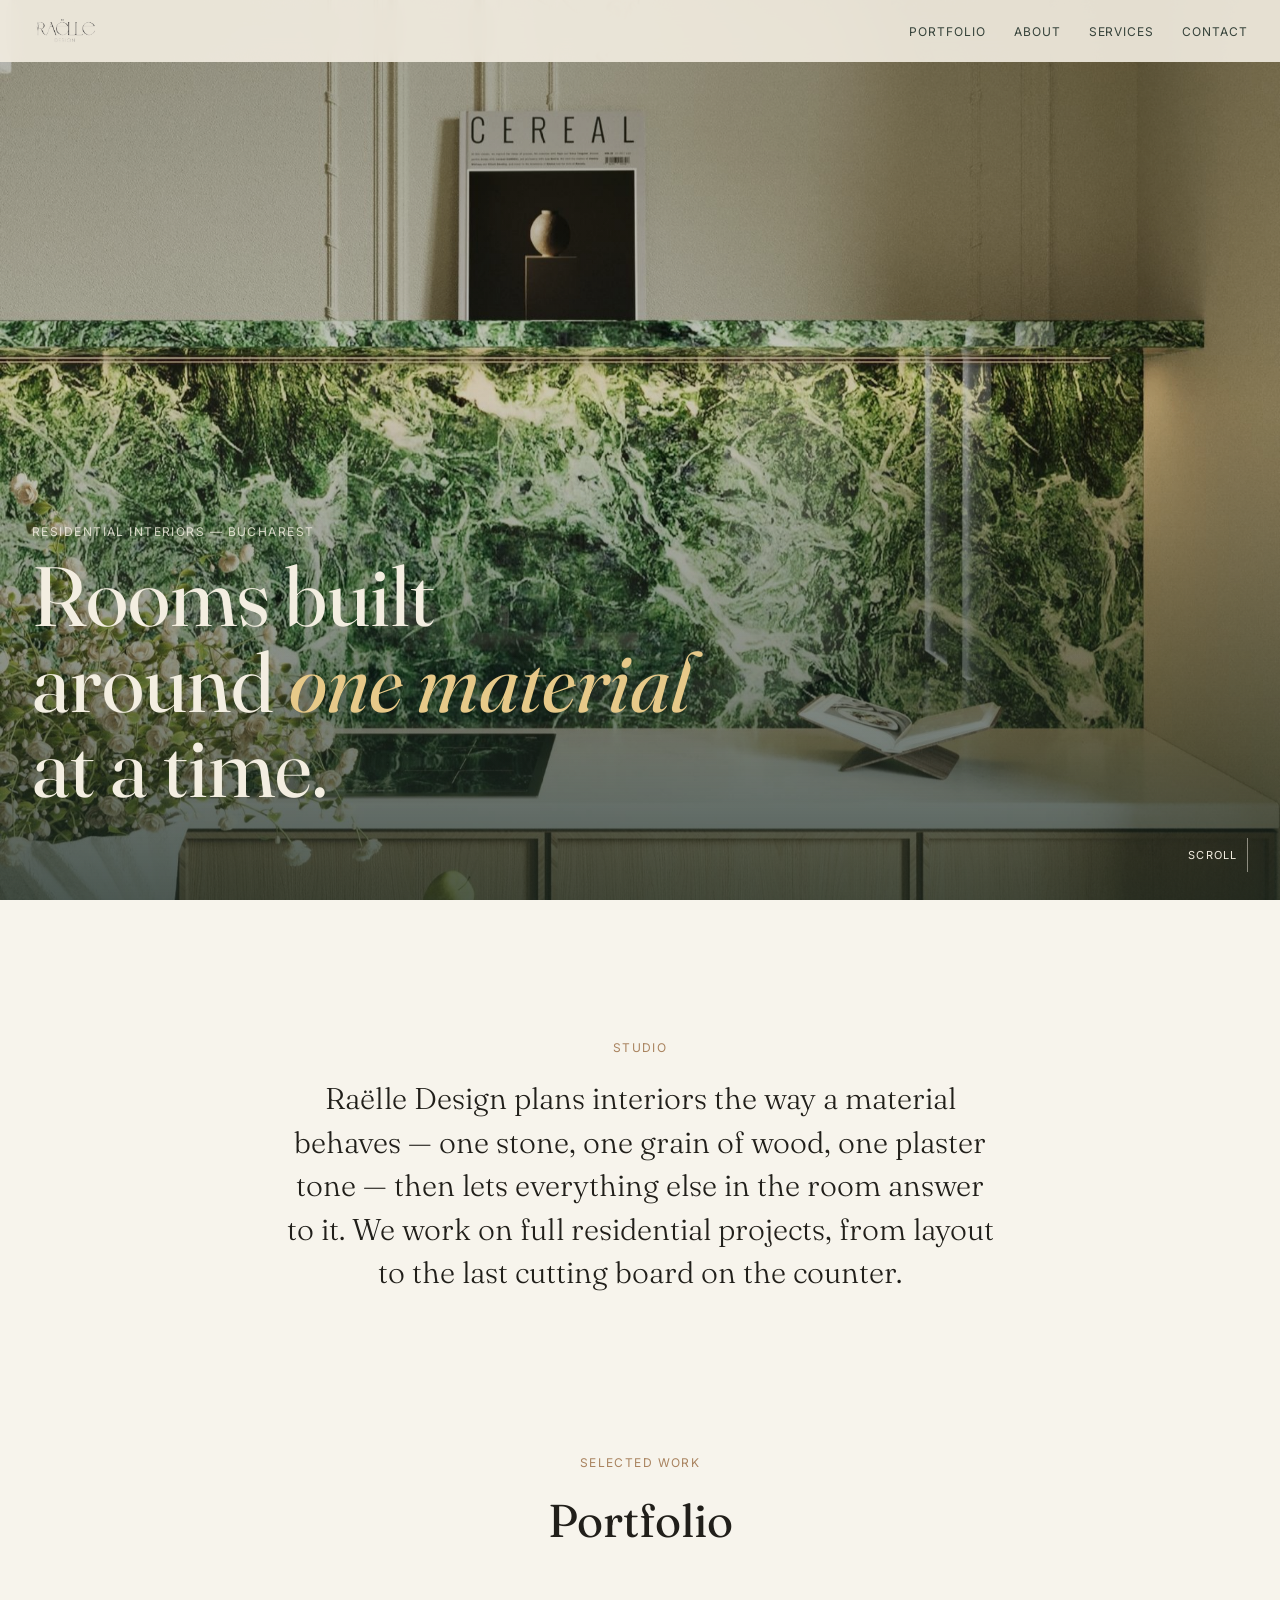
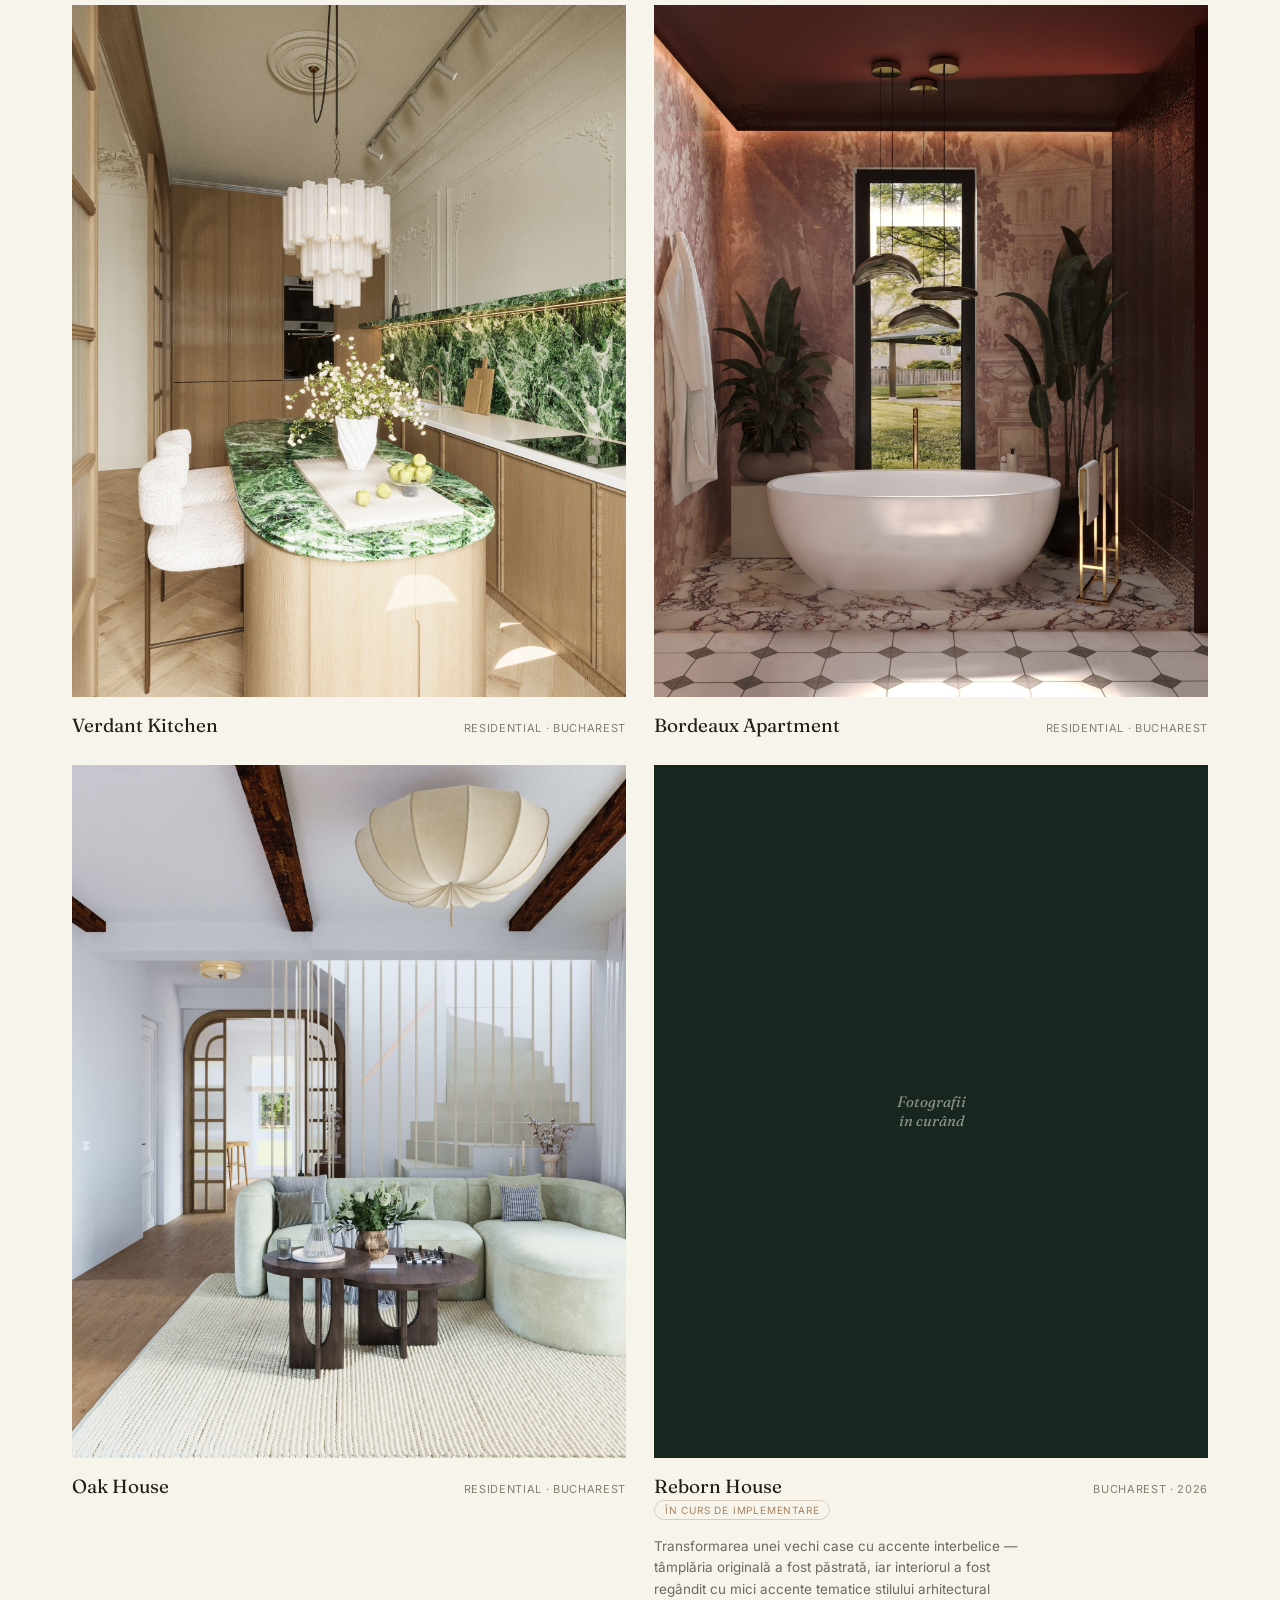
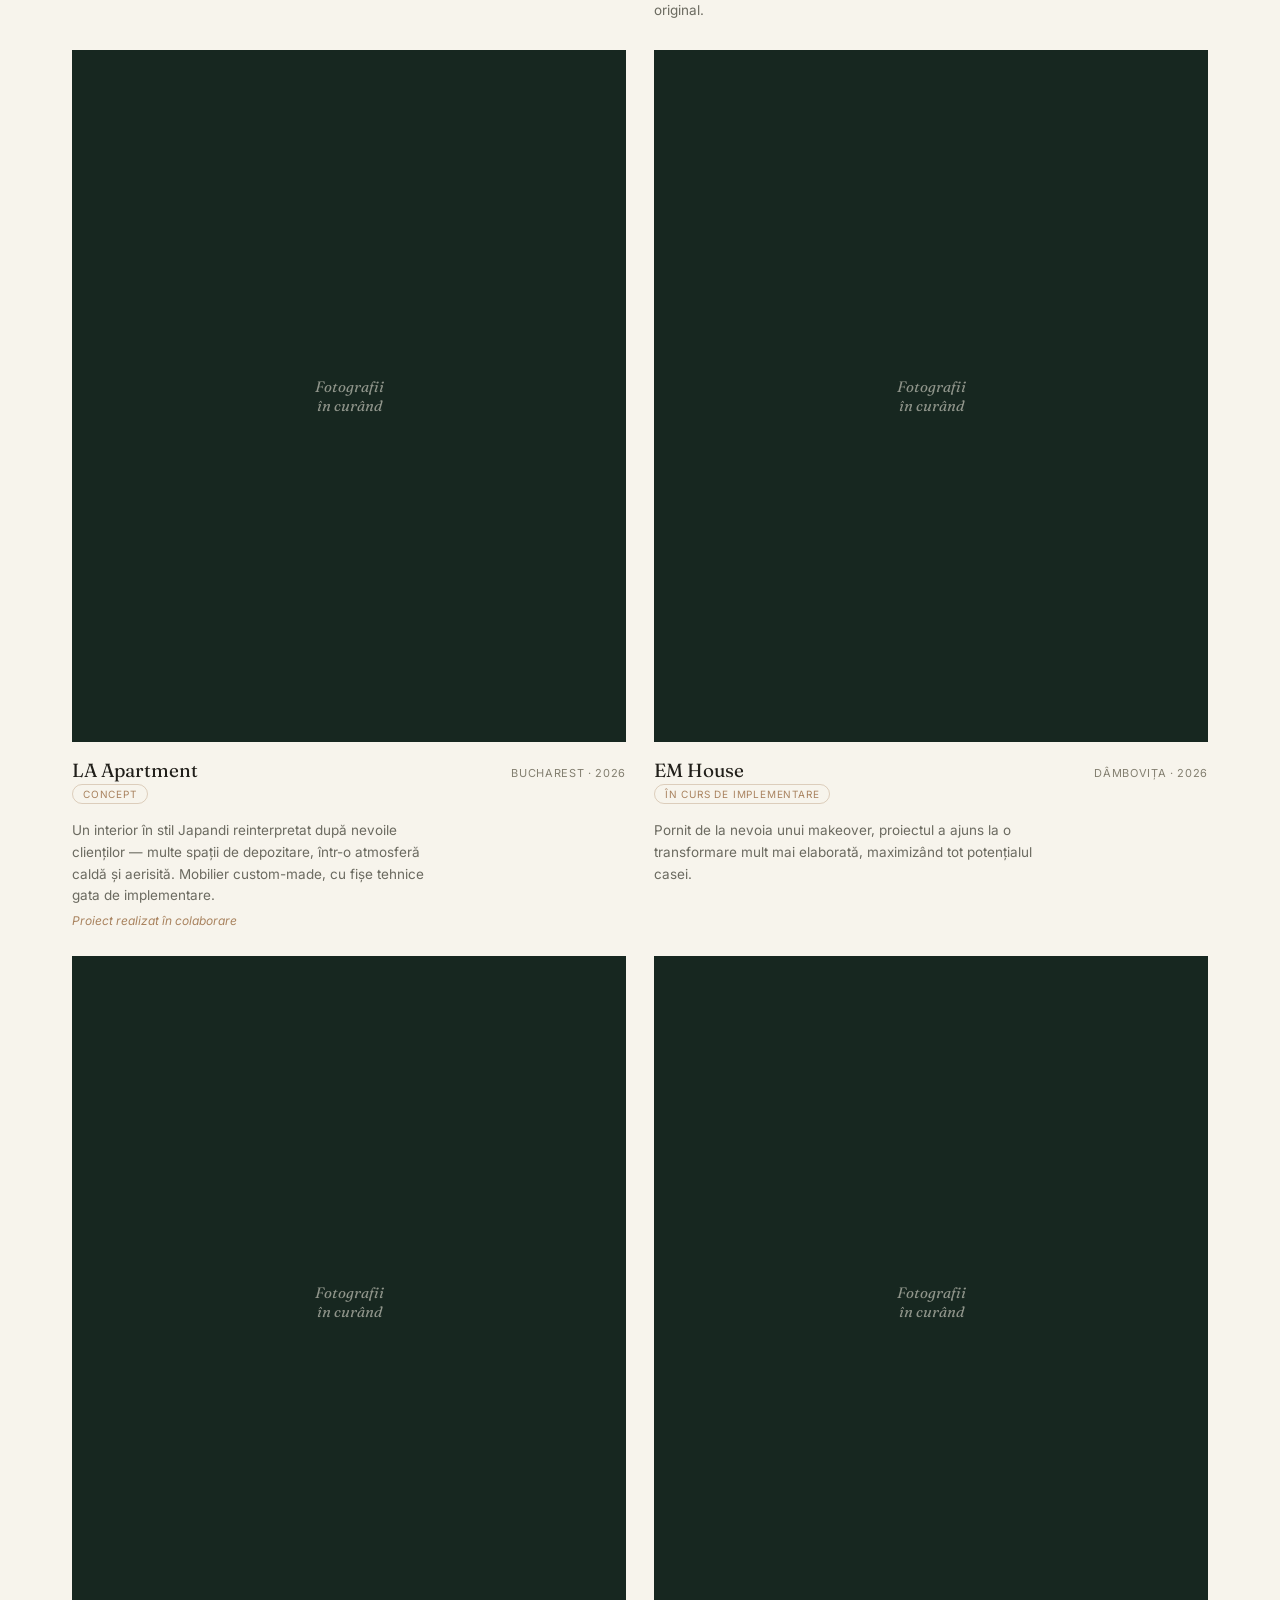
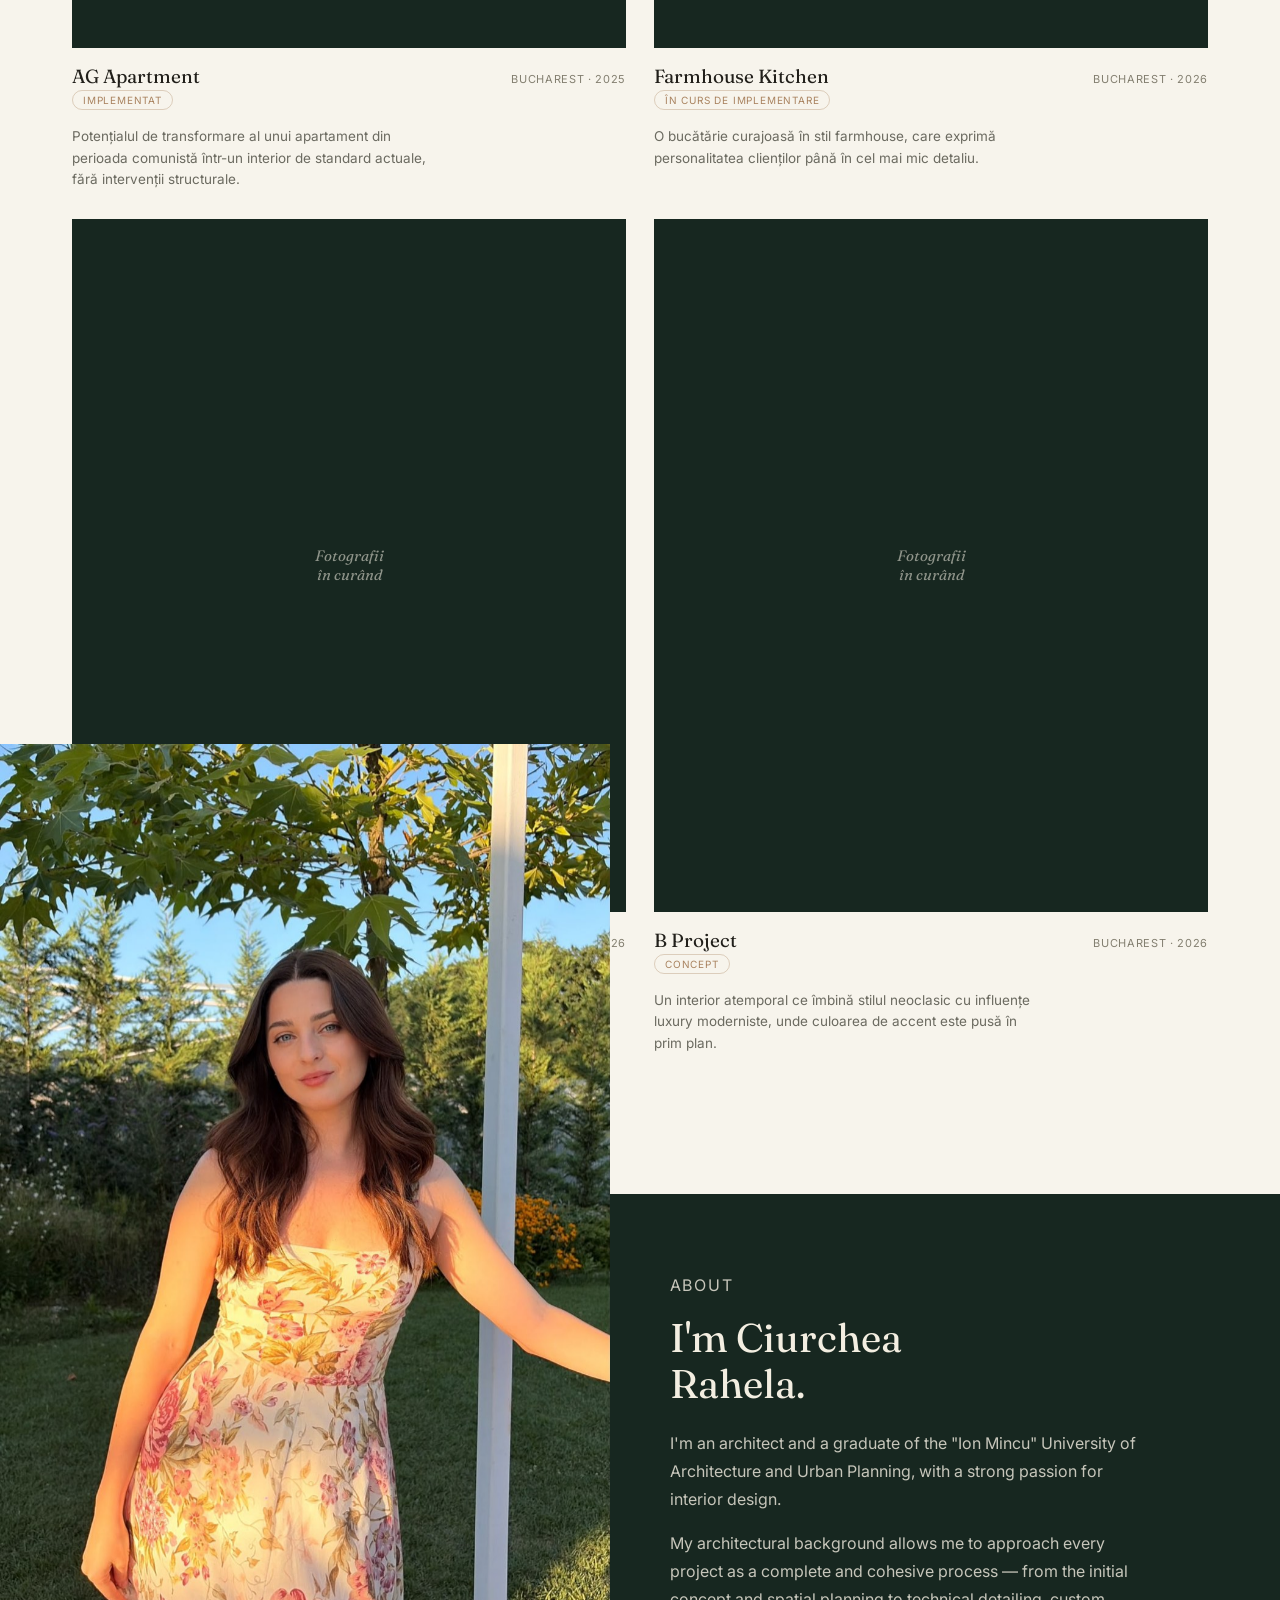
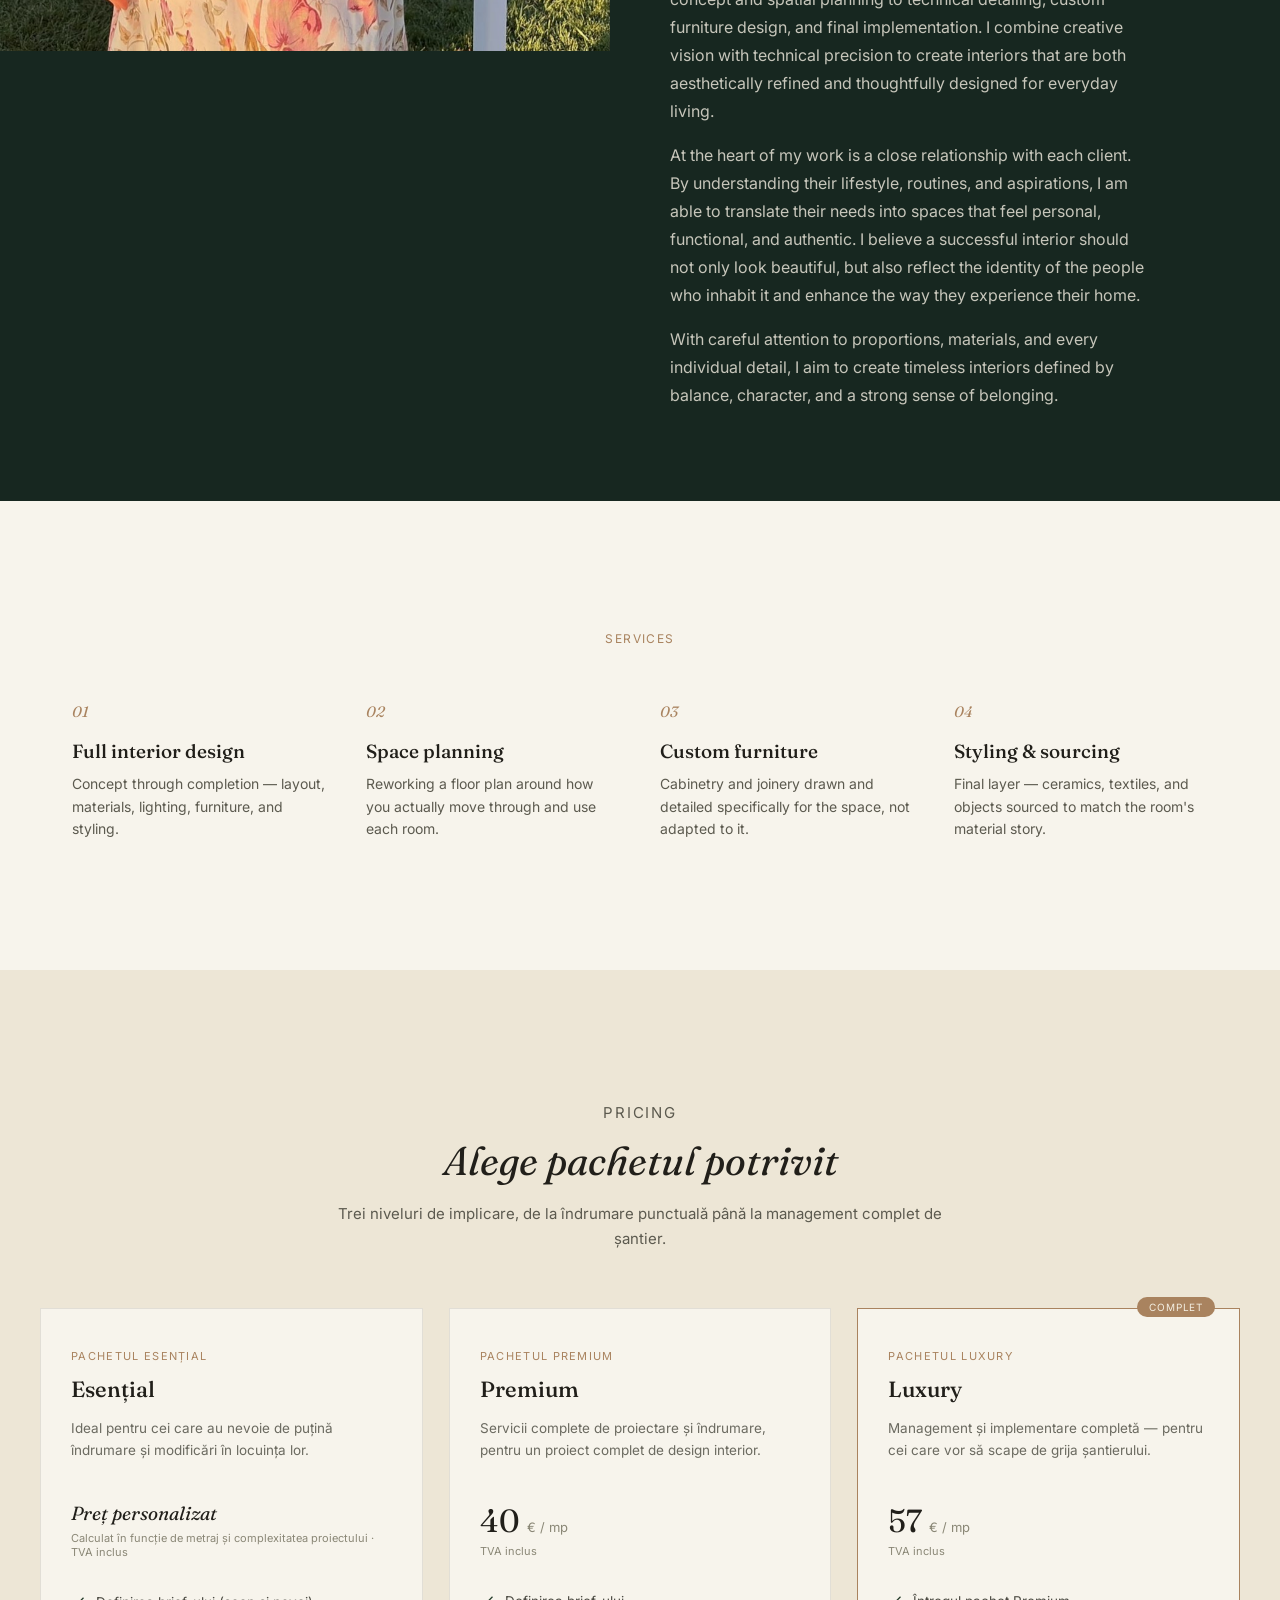
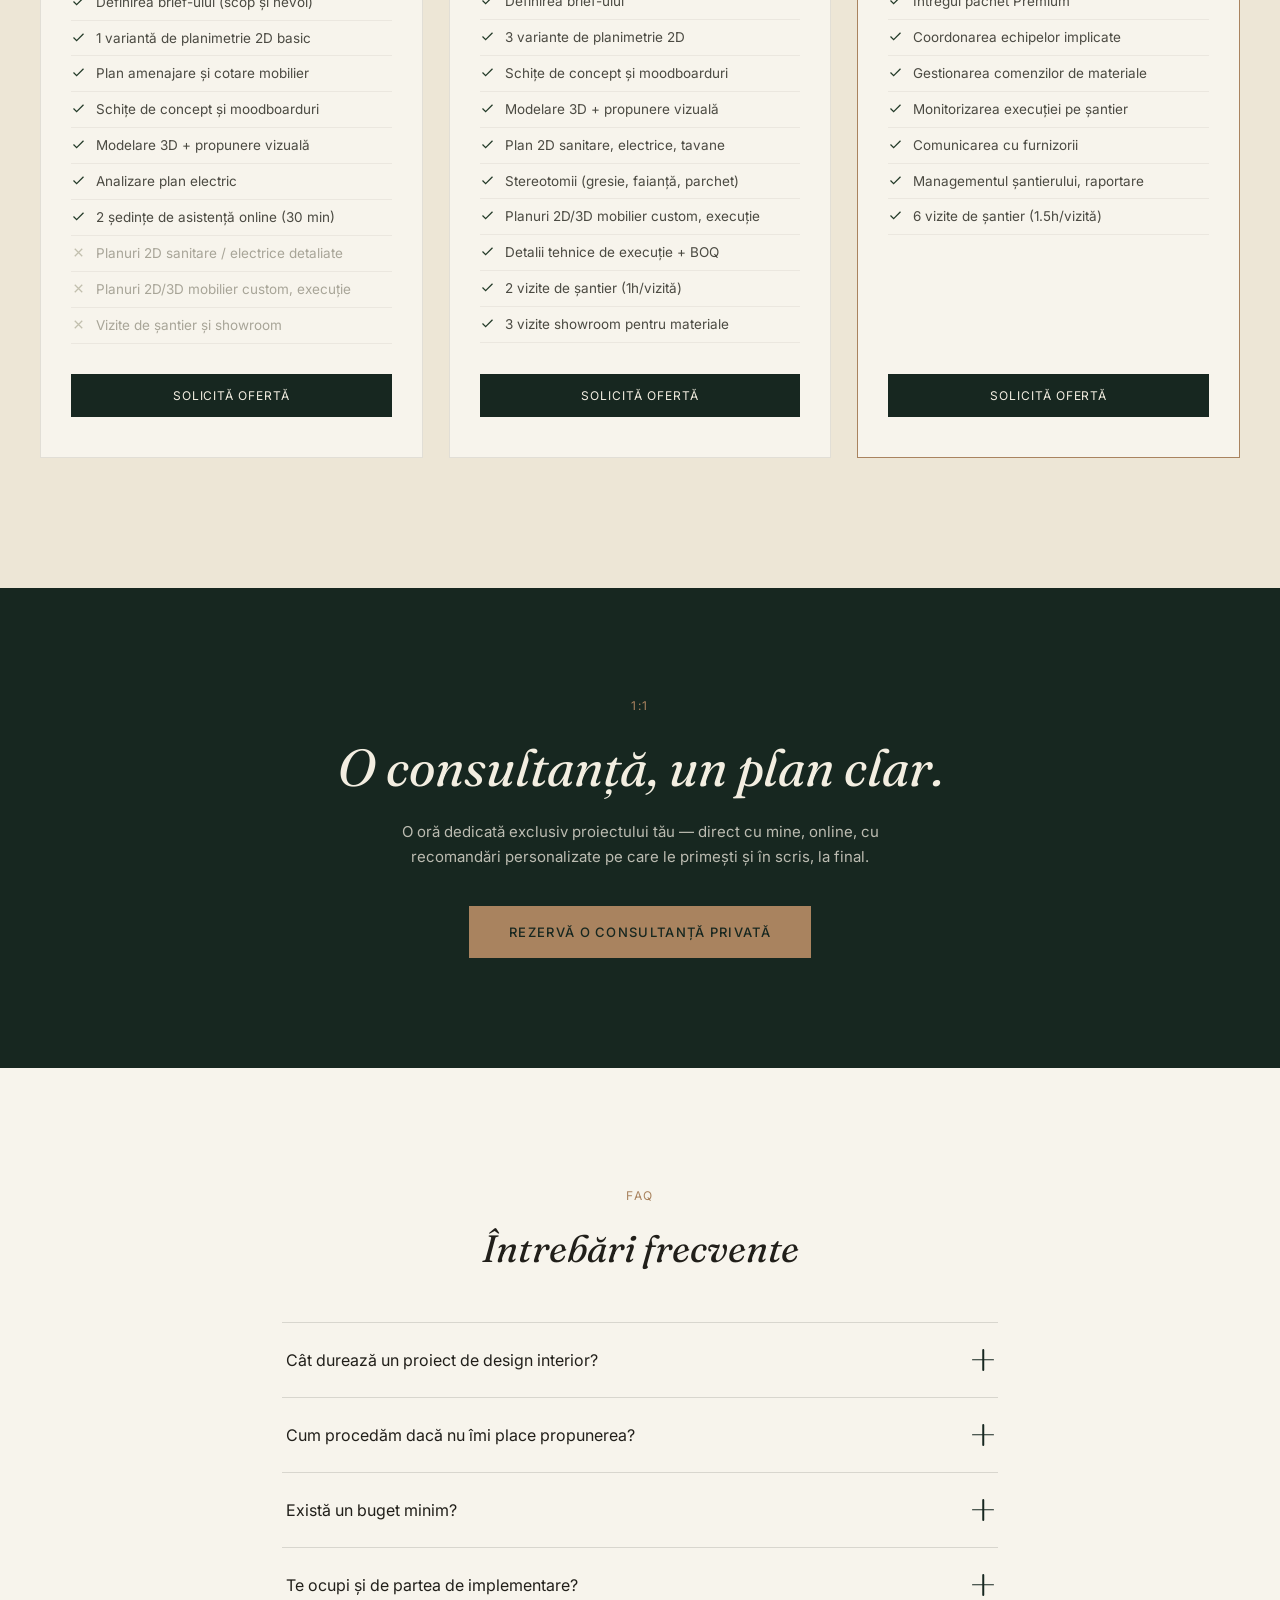
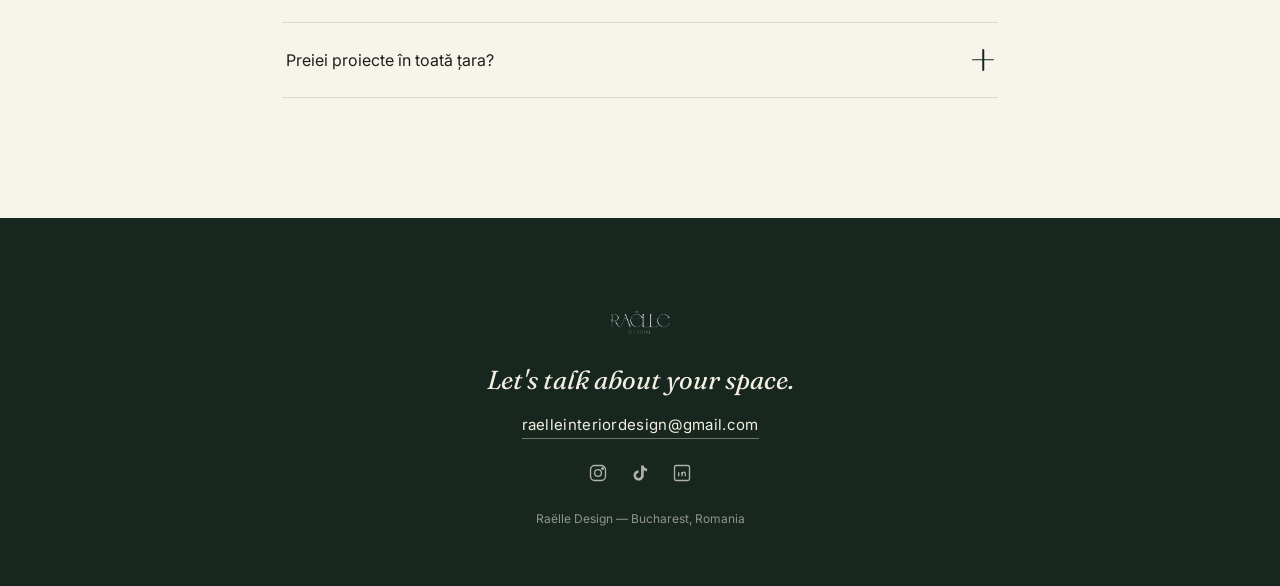
<file: index.html>
<!DOCTYPE html>
<html lang="en">
<head>
<meta charset="UTF-8">
<meta name="viewport" content="width=device-width, initial-scale=1.0">
<title>Raëlle Design — Interior Design Studio</title>
<meta name="description" content="Raëlle Design is a residential interior design studio. Portfolio, packages, private consultations, and contact.">
<link rel="preconnect" href="https://fonts.googleapis.com">
<link rel="preconnect" href="https://fonts.gstatic.com" crossorigin>
<link href="https://fonts.googleapis.com/css2?family=Fraunces:ital,opsz,wght@0,9..144,300;0,9..144,500;1,9..144,400;1,9..144,500&family=Inter:wght@300;400;500&display=swap" rel="stylesheet">
<link rel="stylesheet" href="style.css">
</head>
<body>

<header class="topbar">
  <a href="index.html" class="mark"><img src="images-brand/logo.png" alt="Raëlle Design"></a>
  <nav class="topnav">
    <a href="#work">Portfolio</a>
    <a href="#about">About</a>
    <a href="#services">Services</a>
    <a href="#contact">Contact</a>
  </nav>
</header>

<!-- HERO -->
<section class="hero" id="hero">
  <div class="hero-media" data-parallax data-speed="0.35">
    <img src="images/shot-2.jpg" alt="Green marble kitchen bar with cream bouclé stools under a glass chandelier">
  </div>
  <div class="hero-veil"></div>
  <div class="hero-content">
    <p class="eyebrow">Residential interiors — Bucharest</p>
    <h1>Rooms built<br>around <em>one material</em><br>at a time.</h1>
  </div>
  <div class="scroll-cue">
    <span>scroll</span>
    <div class="scroll-cue-line"></div>
  </div>
</section>

<!-- STATEMENT -->
<section class="statement">
  <p class="statement-eyebrow">Studio</p>
  <p class="statement-text">
    Raëlle Design plans interiors the way a material behaves — one stone, one grain of wood, one plaster tone —
    then lets everything else in the room answer to it. We work on full residential projects, from layout to the
    last cutting board on the counter.
  </p>
</section>

<!-- PORTFOLIO -->
<section class="work" id="work">
  <div class="work-head">
    <p class="statement-eyebrow">Selected Work</p>
    <h2>Portfolio</h2>
  </div>

  <div class="work-grid">

    <a class="work-card" href="work/verdant-kitchen.html" data-reveal>
      <div class="work-card-media">
        <img src="images/hero.jpg" alt="Verdant Kitchen — green marble island with oak cabinetry">
      </div>
      <div class="work-card-meta">
        <span class="work-card-title">Verdant Kitchen</span>
        <span class="work-card-tag">Residential · Bucharest</span>
      </div>
    </a>

    <a class="work-card" href="work/bordeaux-apartment/index.html" data-reveal>
      <div class="work-card-media">
        <img src="work/bordeaux-apartment/images/hero.jpg" alt="Bordeaux Apartment — freestanding tub beneath bronze pendant lights">
      </div>
      <div class="work-card-meta">
        <span class="work-card-title">Bordeaux Apartment</span>
        <span class="work-card-tag">Residential · Bucharest</span>
      </div>
    </a>

    <a class="work-card" href="work/oak-house/index.html" data-reveal>
      <div class="work-card-media">
        <img src="work/oak-house/images/living-room.jpg" alt="Oak House — sage sectional sofa with a rope room divider">
      </div>
      <div class="work-card-meta">
        <span class="work-card-title">Oak House</span>
        <span class="work-card-tag">Residential · Bucharest</span>
      </div>
    </a>

    <!-- Placeholder projects — photos to follow -->
    <div class="work-card" data-reveal>
      <div class="work-card-media work-card-media--placeholder"><span>Fotografii<br>în curând</span></div>
      <div class="work-card-meta">
        <span class="work-card-title">Reborn House</span>
        <span class="work-card-tag">Bucharest · 2026</span>
      </div>
      <span class="work-card-status">În curs de implementare</span>
      <p class="work-card-desc">
        Transformarea unei vechi case cu accente interbelice — tâmplăria originală a fost păstrată,
        iar interiorul a fost regândit cu mici accente tematice stilului arhitectural original.
      </p>
    </div>

    <div class="work-card" data-reveal>
      <div class="work-card-media work-card-media--placeholder"><span>Fotografii<br>în curând</span></div>
      <div class="work-card-meta">
        <span class="work-card-title">LA Apartment</span>
        <span class="work-card-tag">Bucharest · 2026</span>
      </div>
      <span class="work-card-status">Concept</span>
      <p class="work-card-desc">
        Un interior în stil Japandi reinterpretat după nevoile clienților — multe spații de depozitare,
        într-o atmosferă caldă și aerisită. Mobilier custom-made, cu fișe tehnice gata de implementare.
      </p>
      <span class="work-card-note">Proiect realizat în colaborare</span>
    </div>

    <div class="work-card" data-reveal>
      <div class="work-card-media work-card-media--placeholder"><span>Fotografii<br>în curând</span></div>
      <div class="work-card-meta">
        <span class="work-card-title">EM House</span>
        <span class="work-card-tag">Dâmbovița · 2026</span>
      </div>
      <span class="work-card-status">În curs de implementare</span>
      <p class="work-card-desc">
        Pornit de la nevoia unui makeover, proiectul a ajuns la o transformare mult mai elaborată,
        maximizând tot potențialul casei.
      </p>
    </div>

    <div class="work-card" data-reveal>
      <div class="work-card-media work-card-media--placeholder"><span>Fotografii<br>în curând</span></div>
      <div class="work-card-meta">
        <span class="work-card-title">AG Apartment</span>
        <span class="work-card-tag">Bucharest · 2025</span>
      </div>
      <span class="work-card-status">Implementat</span>
      <p class="work-card-desc">
        Potențialul de transformare al unui apartament din perioada comunistă într-un interior
        de standard actuale, fără intervenții structurale.
      </p>
    </div>

    <div class="work-card" data-reveal>
      <div class="work-card-media work-card-media--placeholder"><span>Fotografii<br>în curând</span></div>
      <div class="work-card-meta">
        <span class="work-card-title">Farmhouse Kitchen</span>
        <span class="work-card-tag">Bucharest · 2026</span>
      </div>
      <span class="work-card-status">În curs de implementare</span>
      <p class="work-card-desc">
        O bucătărie curajoasă în stil farmhouse, care exprimă personalitatea clienților până în
        cel mai mic detaliu.
      </p>
    </div>

    <div class="work-card" data-reveal>
      <div class="work-card-media work-card-media--placeholder"><span>Fotografii<br>în curând</span></div>
      <div class="work-card-meta">
        <span class="work-card-title">Proiect Amenajare Living</span>
        <span class="work-card-tag">Bucharest · 2026</span>
      </div>
      <span class="work-card-status">În curs de implementare</span>
      <p class="work-card-desc">
        Makeover în stil Japandi cu influențe moderniste.
      </p>
    </div>

    <div class="work-card" data-reveal>
      <div class="work-card-media work-card-media--placeholder"><span>Fotografii<br>în curând</span></div>
      <div class="work-card-meta">
        <span class="work-card-title">B Project</span>
        <span class="work-card-tag">Bucharest · 2026</span>
      </div>
      <span class="work-card-status">Concept</span>
      <p class="work-card-desc">
        Un interior atemporal ce îmbină stilul neoclasic cu influențe luxury moderniste, unde
        culoarea de accent este pusă în prim plan.
      </p>
    </div>

  </div>
</section>

<!-- ABOUT (full bio, inline — no separate page) -->
<section class="about" id="about">
  <div class="about-media" data-parallax data-speed="0.15">
    <img src="images-brand/portrait.jpg" alt="Ciurchea Rahela, architect and interior designer">
  </div>
  <div class="about-text" data-reveal>
    <p class="statement-eyebrow">About</p>
    <h2>I'm Ciurchea Rahela.</h2>
    <p>
      I'm an architect and a graduate of the "Ion Mincu" University of Architecture and Urban Planning,
      with a strong passion for interior design.
    </p>
    <p>
      My architectural background allows me to approach every project as a complete and cohesive process —
      from the initial concept and spatial planning to technical detailing, custom furniture design, and
      final implementation. I combine creative vision with technical precision to create interiors that
      are both aesthetically refined and thoughtfully designed for everyday living.
    </p>
    <p>
      At the heart of my work is a close relationship with each client. By understanding their lifestyle,
      routines, and aspirations, I am able to translate their needs into spaces that feel personal,
      functional, and authentic. I believe a successful interior should not only look beautiful, but also
      reflect the identity of the people who inhabit it and enhance the way they experience their home.
    </p>
    <p>
      With careful attention to proportions, materials, and every individual detail, I aim to create
      timeless interiors defined by balance, character, and a strong sense of belonging.
    </p>
  </div>
</section>

<!-- SERVICES -->
<section class="services" id="services">
  <p class="statement-eyebrow services-eyebrow">Services</p>
  <div class="services-grid">
    <div class="service" data-reveal>
      <span class="service-num">01</span>
      <h3>Full interior design</h3>
      <p>Concept through completion — layout, materials, lighting, furniture, and styling.</p>
    </div>
    <div class="service" data-reveal>
      <span class="service-num">02</span>
      <h3>Space planning</h3>
      <p>Reworking a floor plan around how you actually move through and use each room.</p>
    </div>
    <div class="service" data-reveal>
      <span class="service-num">03</span>
      <h3>Custom furniture</h3>
      <p>Cabinetry and joinery drawn and detailed specifically for the space, not adapted to it.</p>
    </div>
    <div class="service" data-reveal>
      <span class="service-num">04</span>
      <h3>Styling &amp; sourcing</h3>
      <p>Final layer — ceramics, textiles, and objects sourced to match the room's material story.</p>
    </div>
  </div>
</section>

<!-- PACKAGES -->
<section class="packages" id="packages">
  <div class="packages-head">
    <p class="statement-eyebrow">Pricing</p>
    <h2>Alege pachetul potrivit</h2>
    <p>Trei niveluri de implicare, de la îndrumare punctuală până la management complet de șantier.</p>
  </div>

  <div class="packages-grid">

    <!-- ESENTIAL -->
    <div class="package-card" data-reveal>
      <span class="package-name">Pachetul Esențial</span>
      <h3 class="package-title">Esențial</h3>
      <p class="package-desc">Ideal pentru cei care au nevoie de puțină îndrumare și modificări în locuința lor.</p>
      <p class="package-price package-price--custom">Preț personalizat</p>
      <p class="package-price-note">Calculat în funcție de metraj și complexitatea proiectului · TVA inclus</p>
      <ul class="package-list">
        <li><svg viewBox="0 0 24 24" fill="none" stroke="currentColor" stroke-width="2"><path d="M20 6L9 17l-5-5"/></svg> Definirea brief-ului (scop și nevoi)</li>
        <li><svg viewBox="0 0 24 24" fill="none" stroke="currentColor" stroke-width="2"><path d="M20 6L9 17l-5-5"/></svg> 1 variantă de planimetrie 2D basic</li>
        <li><svg viewBox="0 0 24 24" fill="none" stroke="currentColor" stroke-width="2"><path d="M20 6L9 17l-5-5"/></svg> Plan amenajare și cotare mobilier</li>
        <li><svg viewBox="0 0 24 24" fill="none" stroke="currentColor" stroke-width="2"><path d="M20 6L9 17l-5-5"/></svg> Schițe de concept și moodboarduri</li>
        <li><svg viewBox="0 0 24 24" fill="none" stroke="currentColor" stroke-width="2"><path d="M20 6L9 17l-5-5"/></svg> Modelare 3D + propunere vizuală</li>
        <li><svg viewBox="0 0 24 24" fill="none" stroke="currentColor" stroke-width="2"><path d="M20 6L9 17l-5-5"/></svg> Analizare plan electric</li>
        <li><svg viewBox="0 0 24 24" fill="none" stroke="currentColor" stroke-width="2"><path d="M20 6L9 17l-5-5"/></svg> 2 ședințe de asistență online (30 min)</li>
        <li class="is-excluded"><svg viewBox="0 0 24 24" fill="none" stroke="currentColor" stroke-width="2"><path d="M18 6L6 18M6 6l12 12"/></svg> Planuri 2D sanitare / electrice detaliate</li>
        <li class="is-excluded"><svg viewBox="0 0 24 24" fill="none" stroke="currentColor" stroke-width="2"><path d="M18 6L6 18M6 6l12 12"/></svg> Planuri 2D/3D mobilier custom, execuție</li>
        <li class="is-excluded"><svg viewBox="0 0 24 24" fill="none" stroke="currentColor" stroke-width="2"><path d="M18 6L6 18M6 6l12 12"/></svg> Vizite de șantier și showroom</li>
      </ul>
      <a class="package-cta" href="oferta.html">Solicită ofertă</a>
    </div>

    <!-- PREMIUM -->
    <div class="package-card" data-reveal>
      <span class="package-name">Pachetul Premium</span>
      <h3 class="package-title">Premium</h3>
      <p class="package-desc">Servicii complete de proiectare și îndrumare, pentru un proiect complet de design interior.</p>
      <p class="package-price">40 <small>€ / mp</small></p>
      <p class="package-price-note">TVA inclus</p>
      <ul class="package-list">
        <li><svg viewBox="0 0 24 24" fill="none" stroke="currentColor" stroke-width="2"><path d="M20 6L9 17l-5-5"/></svg> Definirea brief-ului</li>
        <li><svg viewBox="0 0 24 24" fill="none" stroke="currentColor" stroke-width="2"><path d="M20 6L9 17l-5-5"/></svg> 3 variante de planimetrie 2D</li>
        <li><svg viewBox="0 0 24 24" fill="none" stroke="currentColor" stroke-width="2"><path d="M20 6L9 17l-5-5"/></svg> Schițe de concept și moodboarduri</li>
        <li><svg viewBox="0 0 24 24" fill="none" stroke="currentColor" stroke-width="2"><path d="M20 6L9 17l-5-5"/></svg> Modelare 3D + propunere vizuală</li>
        <li><svg viewBox="0 0 24 24" fill="none" stroke="currentColor" stroke-width="2"><path d="M20 6L9 17l-5-5"/></svg> Plan 2D sanitare, electrice, tavane</li>
        <li><svg viewBox="0 0 24 24" fill="none" stroke="currentColor" stroke-width="2"><path d="M20 6L9 17l-5-5"/></svg> Stereotomii (gresie, faianță, parchet)</li>
        <li><svg viewBox="0 0 24 24" fill="none" stroke="currentColor" stroke-width="2"><path d="M20 6L9 17l-5-5"/></svg> Planuri 2D/3D mobilier custom, execuție</li>
        <li><svg viewBox="0 0 24 24" fill="none" stroke="currentColor" stroke-width="2"><path d="M20 6L9 17l-5-5"/></svg> Detalii tehnice de execuție + BOQ</li>
        <li><svg viewBox="0 0 24 24" fill="none" stroke="currentColor" stroke-width="2"><path d="M20 6L9 17l-5-5"/></svg> 2 vizite de șantier (1h/vizită)</li>
        <li><svg viewBox="0 0 24 24" fill="none" stroke="currentColor" stroke-width="2"><path d="M20 6L9 17l-5-5"/></svg> 3 vizite showroom pentru materiale</li>
      </ul>
      <a class="package-cta" href="oferta.html">Solicită ofertă</a>
    </div>

    <!-- LUXURY -->
    <div class="package-card package-card--featured" data-reveal>
      <span class="package-name">Pachetul Luxury</span>
      <h3 class="package-title">Luxury</h3>
      <p class="package-desc">Management și implementare completă — pentru cei care vor să scape de grija șantierului.</p>
      <p class="package-price">57 <small>€ / mp</small></p>
      <p class="package-price-note">TVA inclus</p>
      <ul class="package-list">
        <li><svg viewBox="0 0 24 24" fill="none" stroke="currentColor" stroke-width="2"><path d="M20 6L9 17l-5-5"/></svg> Întregul pachet Premium</li>
        <li><svg viewBox="0 0 24 24" fill="none" stroke="currentColor" stroke-width="2"><path d="M20 6L9 17l-5-5"/></svg> Coordonarea echipelor implicate</li>
        <li><svg viewBox="0 0 24 24" fill="none" stroke="currentColor" stroke-width="2"><path d="M20 6L9 17l-5-5"/></svg> Gestionarea comenzilor de materiale</li>
        <li><svg viewBox="0 0 24 24" fill="none" stroke="currentColor" stroke-width="2"><path d="M20 6L9 17l-5-5"/></svg> Monitorizarea execuției pe șantier</li>
        <li><svg viewBox="0 0 24 24" fill="none" stroke="currentColor" stroke-width="2"><path d="M20 6L9 17l-5-5"/></svg> Comunicarea cu furnizorii</li>
        <li><svg viewBox="0 0 24 24" fill="none" stroke="currentColor" stroke-width="2"><path d="M20 6L9 17l-5-5"/></svg> Managementul șantierului, raportare</li>
        <li><svg viewBox="0 0 24 24" fill="none" stroke="currentColor" stroke-width="2"><path d="M20 6L9 17l-5-5"/></svg> 6 vizite de șantier (1.5h/vizită)</li>
      </ul>
      <a class="package-cta" href="oferta.html">Solicită ofertă</a>
    </div>

  </div>
</section>

<!-- PRIVATE CONSULTATION -->
<section class="consult-banner">
  <p class="statement-eyebrow">1:1</p>
  <h2>O consultanță, un plan clar.</h2>
  <p class="consult-sub">
    O oră dedicată exclusiv proiectului tău — direct cu mine, online, cu recomandări
    personalizate pe care le primești și în scris, la final.
  </p>
  <a class="consult-banner-btn" href="consultanta.html">Rezervă o consultanță privată</a>
</section>

<!-- FAQ -->
<section class="faq">
  <div class="faq-head">
    <p class="statement-eyebrow">FAQ</p>
    <h2>Întrebări frecvente</h2>
  </div>
  <div class="faq-list">

    <div class="faq-item" data-faq>
      <button class="faq-question">
        <span>Cât durează un proiect de design interior?</span>
        <span class="faq-icon"></span>
      </button>
      <div class="faq-answer">
        <p>În medie, între 8-14 săptămâni în funcție de complexitatea și mărimea proiectului. De la prima
        consultanță până la predarea documentației tehnice.</p>
      </div>
    </div>

    <div class="faq-item" data-faq>
      <button class="faq-question">
        <span>Cum procedăm dacă nu îmi place propunerea?</span>
        <span class="faq-icon"></span>
      </button>
      <div class="faq-answer">
        <p>Nu se prea întâmplă asemenea cazuri, deoarece stabilim clar de la bun început direcția, și nu
        trecem în etapa următoare de 3D până nu ajungem la o propunere vizuală care să reflecte întocmai
        dorințele și cerințele clientului. Însă dacă se întâmplă acest lucru, putem adapta și modifica în
        limita contractuală proiectul.</p>
      </div>
    </div>

    <div class="faq-item" data-faq>
      <button class="faq-question">
        <span>Există un buget minim?</span>
        <span class="faq-icon"></span>
      </button>
      <div class="faq-answer">
        <p>Da. În funcție de nevoile tale, un buget minim este de 2000 euro pentru a acoperi partea de
        concept, până la minim 25.000 euro pentru partea de implementare — aici în funcție de cât mobilier
        custom, ce finisaje alegi și cu ce echipă de muncitori alegi să lucrezi. De cele mai multe ori,
        datorită colaborărilor mele cu diferiți furnizori, reducerile de care beneficiezi ajung să acopere
        o parte din acest onorariu minim de concept.</p>
      </div>
    </div>

    <div class="faq-item" data-faq>
      <button class="faq-question">
        <span>Te ocupi și de partea de implementare?</span>
        <span class="faq-icon"></span>
      </button>
      <div class="faq-answer">
        <p>Mă ocup în ceea ce privește managementul proiectului. Supervizez, coordonez echipele și mă ocup
        de comenzi, astfel încât la finalul acestei etape tu să te poți muta într-un apartament exact ca cel
        din concept. Ofer recomandări de echipe de muncitori cu care colaborez, însă nu este obligatoriu să
        lucrezi cu acestea. Pe viitor voi oferi proiectele la cheie, în care mă voi ocupa eu cu echipa mea
        de muncitori de la început până la final.</p>
      </div>
    </div>

    <div class="faq-item" data-faq>
      <button class="faq-question">
        <span>Preiei proiecte în toată țara?</span>
        <span class="faq-icon"></span>
      </button>
      <div class="faq-answer">
        <p>Da. Avem deja proiecte în București, Dâmbovița, Județul Hunedoara. Ofer consultanță video
        online, și mă deplasez la destinația proiectului atunci când este necesar în anumite puncte cheie.</p>
      </div>
    </div>

  </div>
</section>

<!-- CONTACT / FOOTER -->
<footer class="footer" id="contact">
  <img class="footer-logo" src="images-brand/logo.png" alt="Raëlle Design">
  <p class="footer-line">Let's talk about your space.</p>
  <a class="footer-email" href="mailto:raelleinteriordesign@gmail.com">raelleinteriordesign@gmail.com</a>

  <div class="footer-social">
    <a href="https://instagram.com/raelle.design" target="_blank" rel="noopener" aria-label="Instagram">
      <svg viewBox="0 0 24 24" fill="none" stroke="currentColor" stroke-width="1.6" width="20" height="20"><rect x="3" y="3" width="18" height="18" rx="5"/><circle cx="12" cy="12" r="4"/><circle cx="17.5" cy="6.5" r="1"/></svg>
    </a>
    <a href="#" target="_blank" rel="noopener" aria-label="TikTok">
      <svg viewBox="0 0 24 24" fill="currentColor" width="20" height="20"><path d="M16.5 3c.3 2 1.7 3.6 4 3.9v3c-1.4 0-2.8-.4-4-1.2v6.2c0 3.4-2.7 6.1-6.1 6.1S4.3 18.3 4.3 14.9c0-3.3 2.6-6 5.9-6.1v3.1c-1.6.1-2.9 1.4-2.9 3 0 1.7 1.3 3 3 3s3-1.3 3-3V3h3.2z"/></svg>
    </a>
    <a href="#" target="_blank" rel="noopener" aria-label="LinkedIn">
      <svg viewBox="0 0 24 24" fill="none" stroke="currentColor" stroke-width="1.6" width="20" height="20"><rect x="3" y="3" width="18" height="18" rx="2"/><line x1="8" y1="11" x2="8" y2="16"/><line x1="8" y1="8" x2="8" y2="8"/><line x1="12" y1="11" x2="12" y2="16"/><path d="M12 13c0-1.5 1-2 2-2s2 .5 2 2v3"/></svg>
    </a>
  </div>

  <p class="footer-sub">Raëlle Design — Bucharest, Romania</p>
</footer>

<script src="script.js"></script>
</body>
</html>
</file>
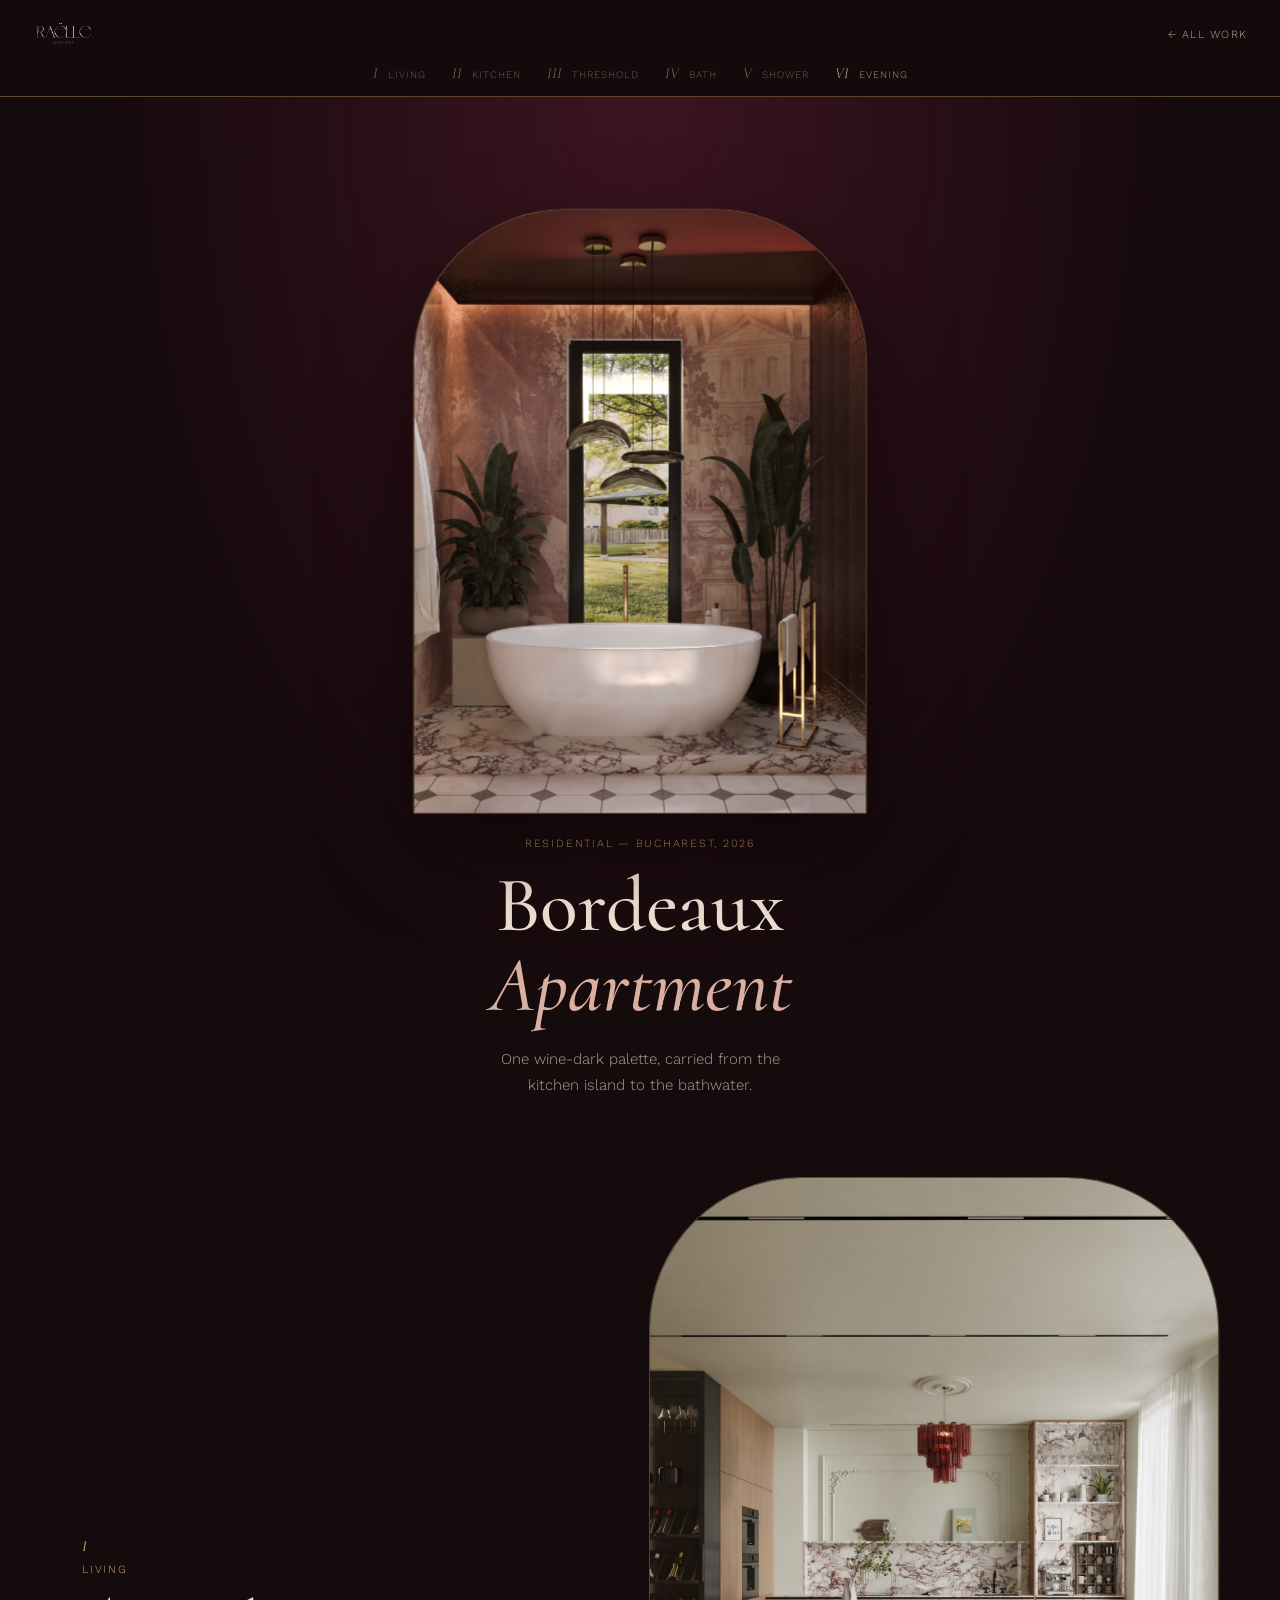
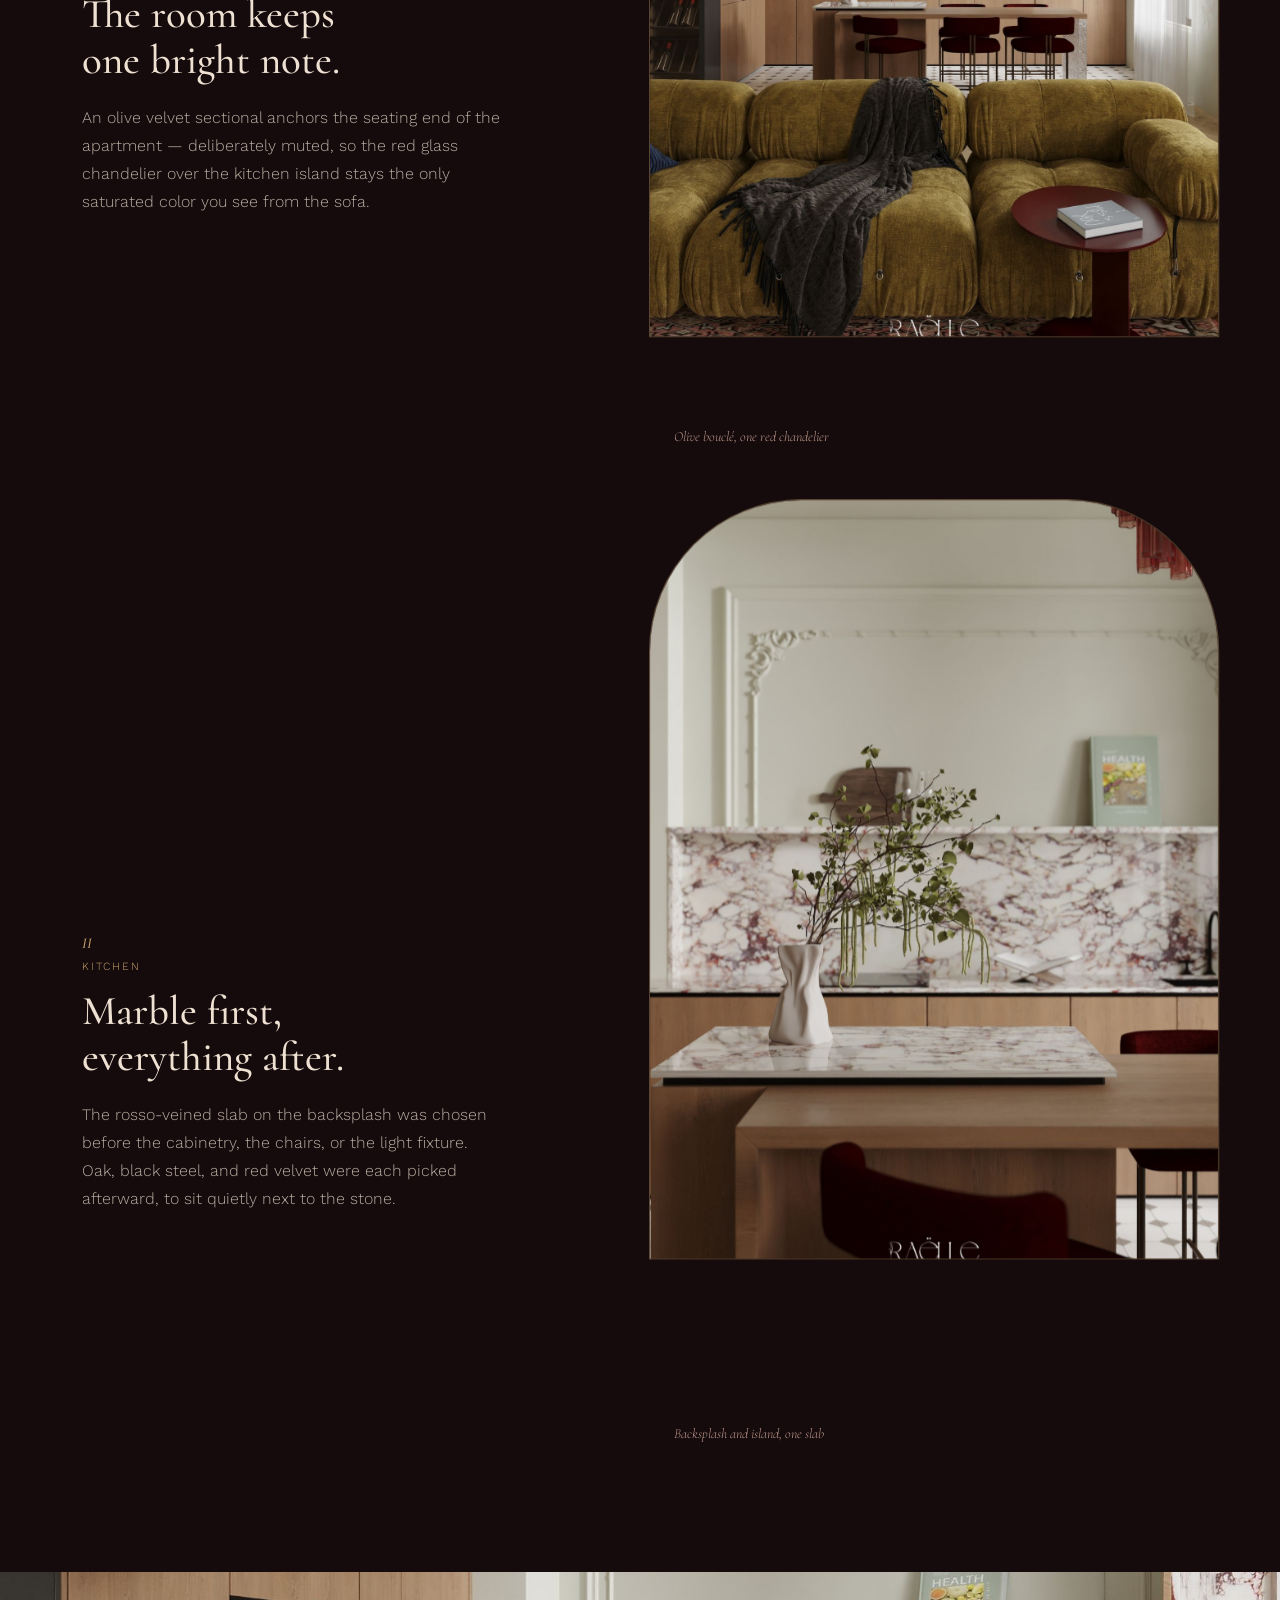
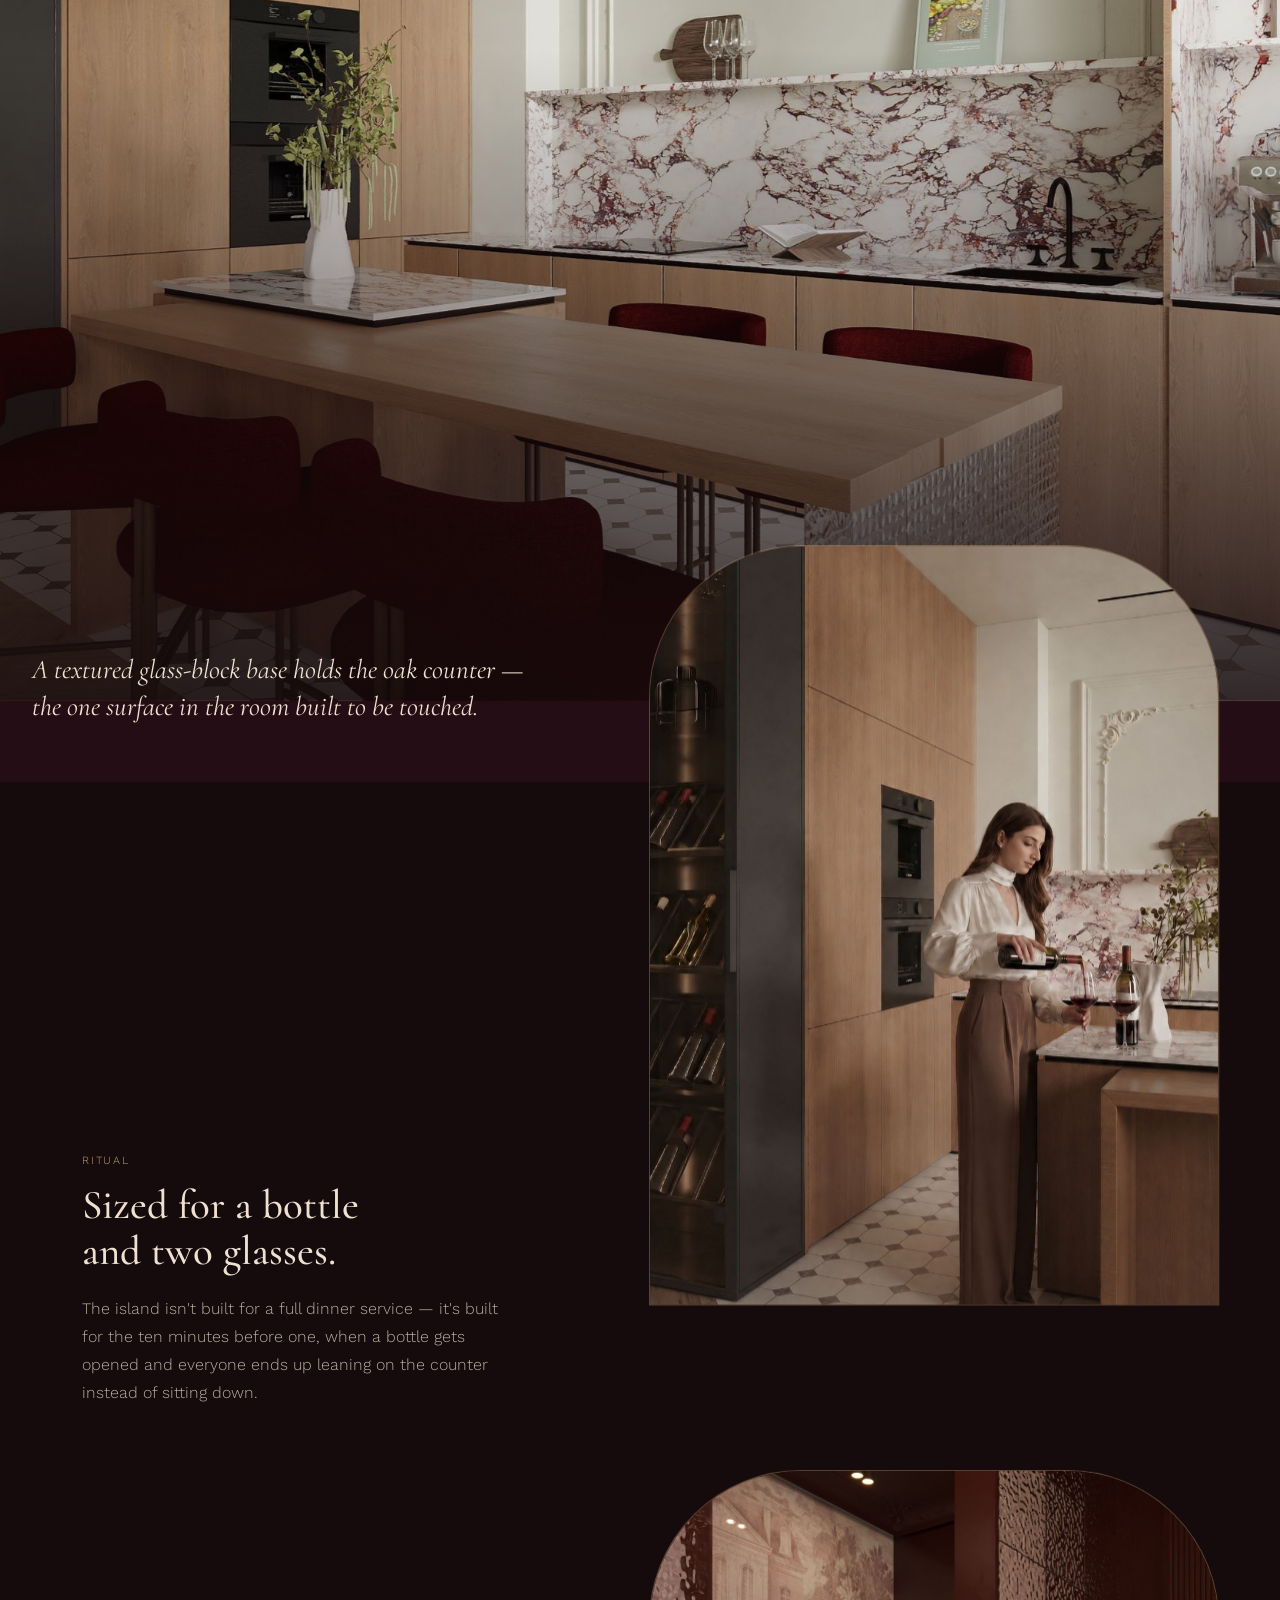
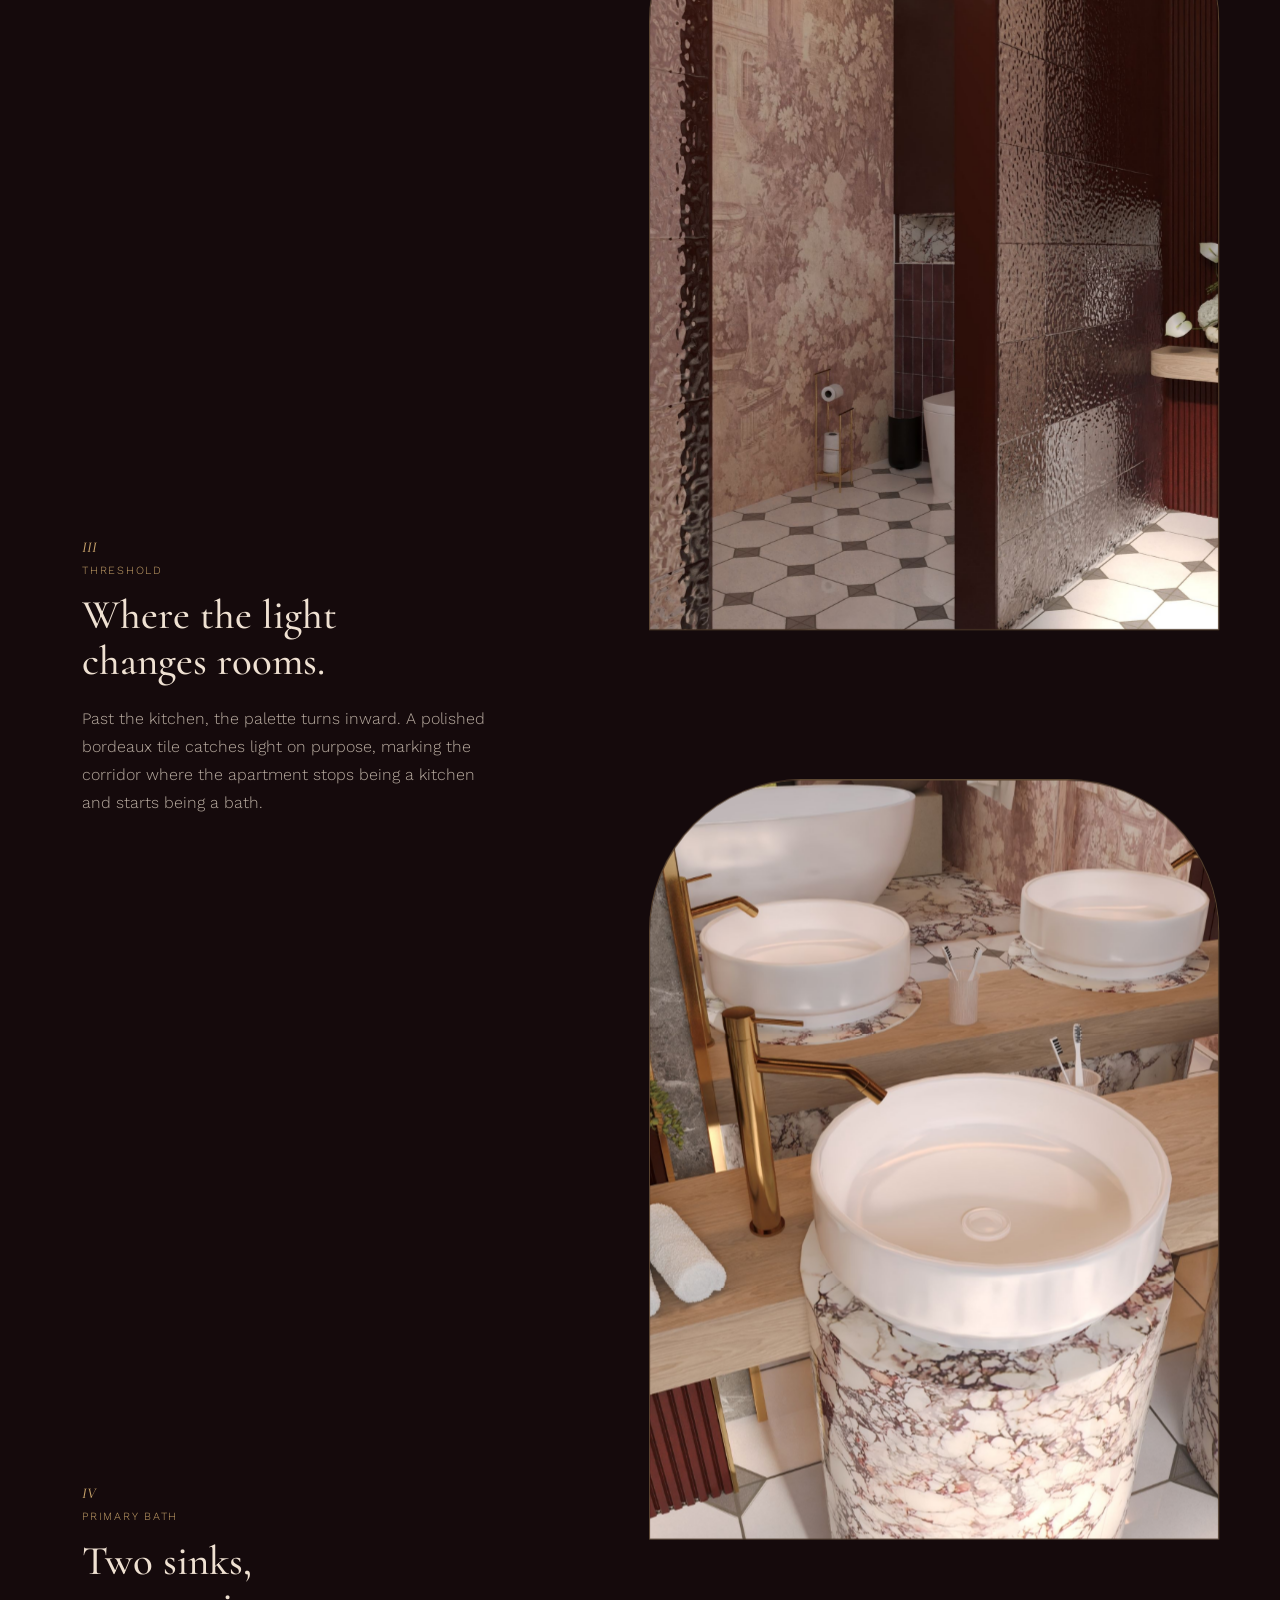
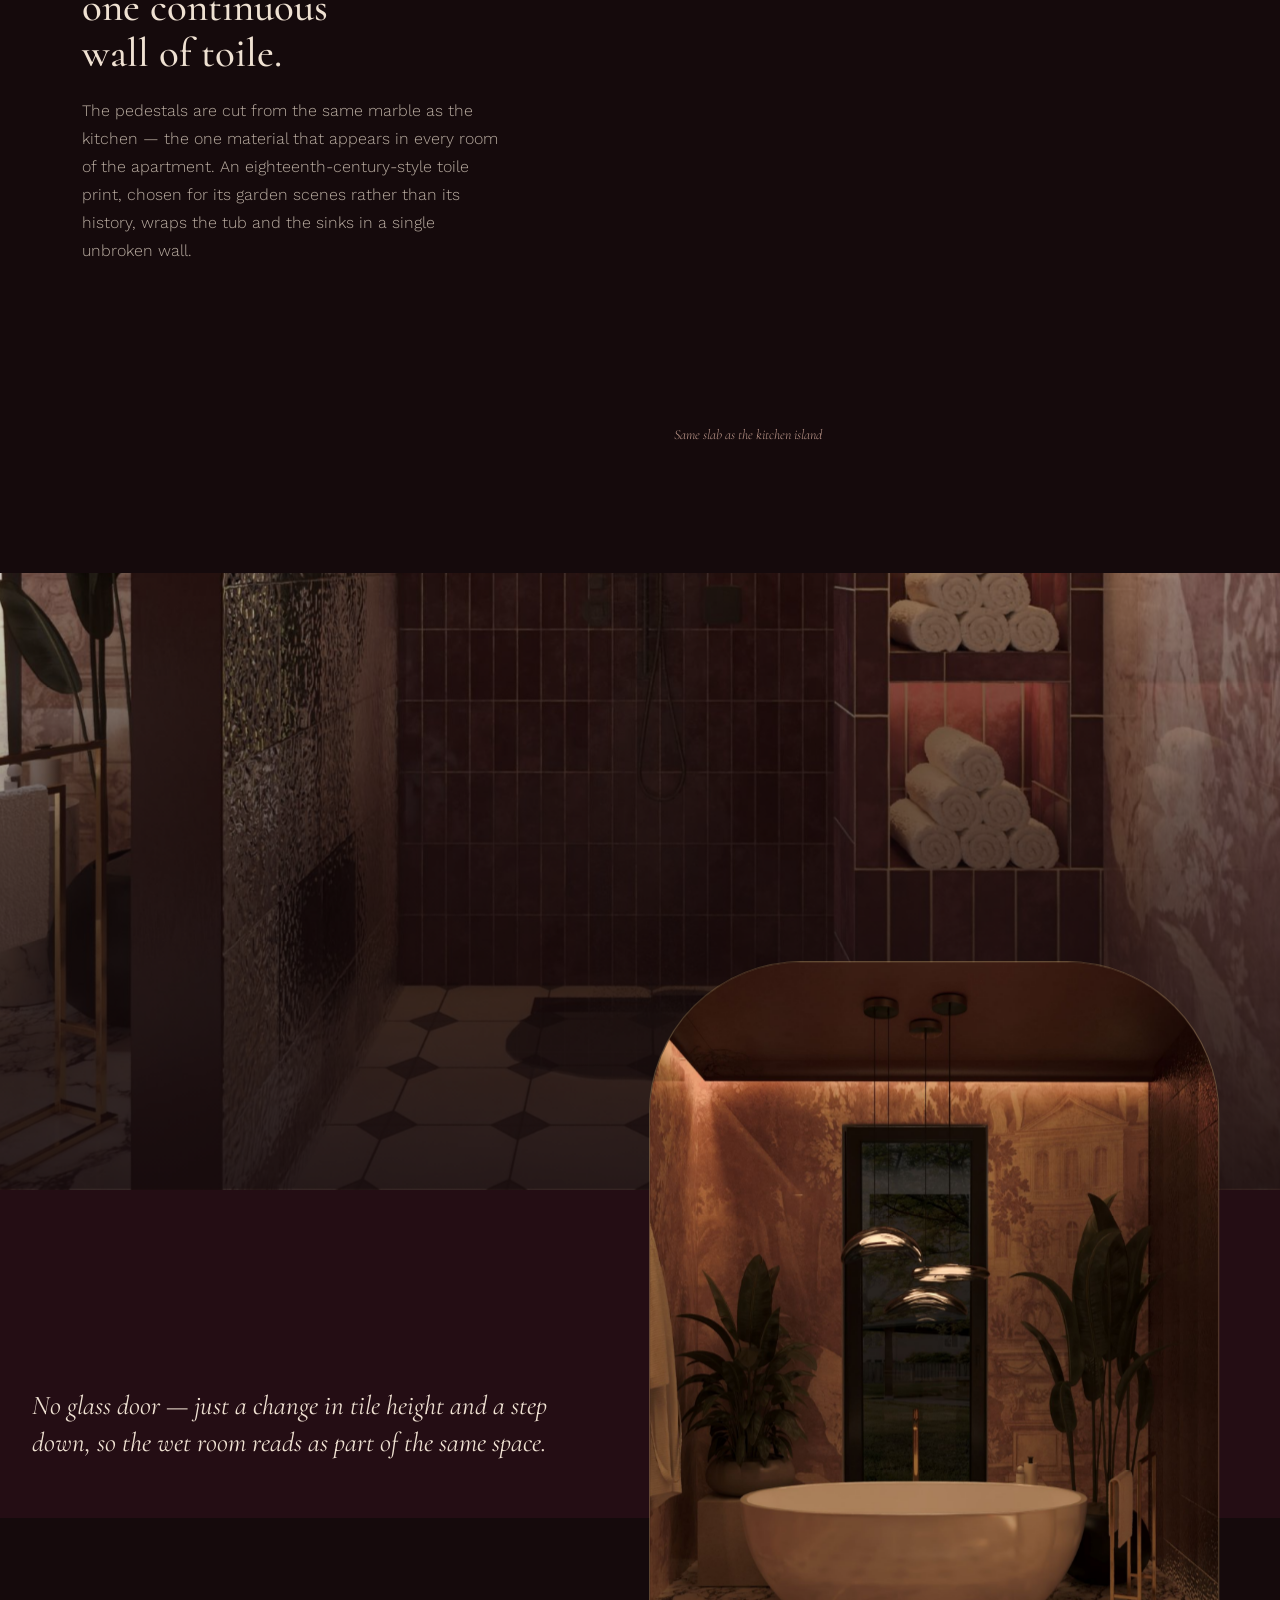
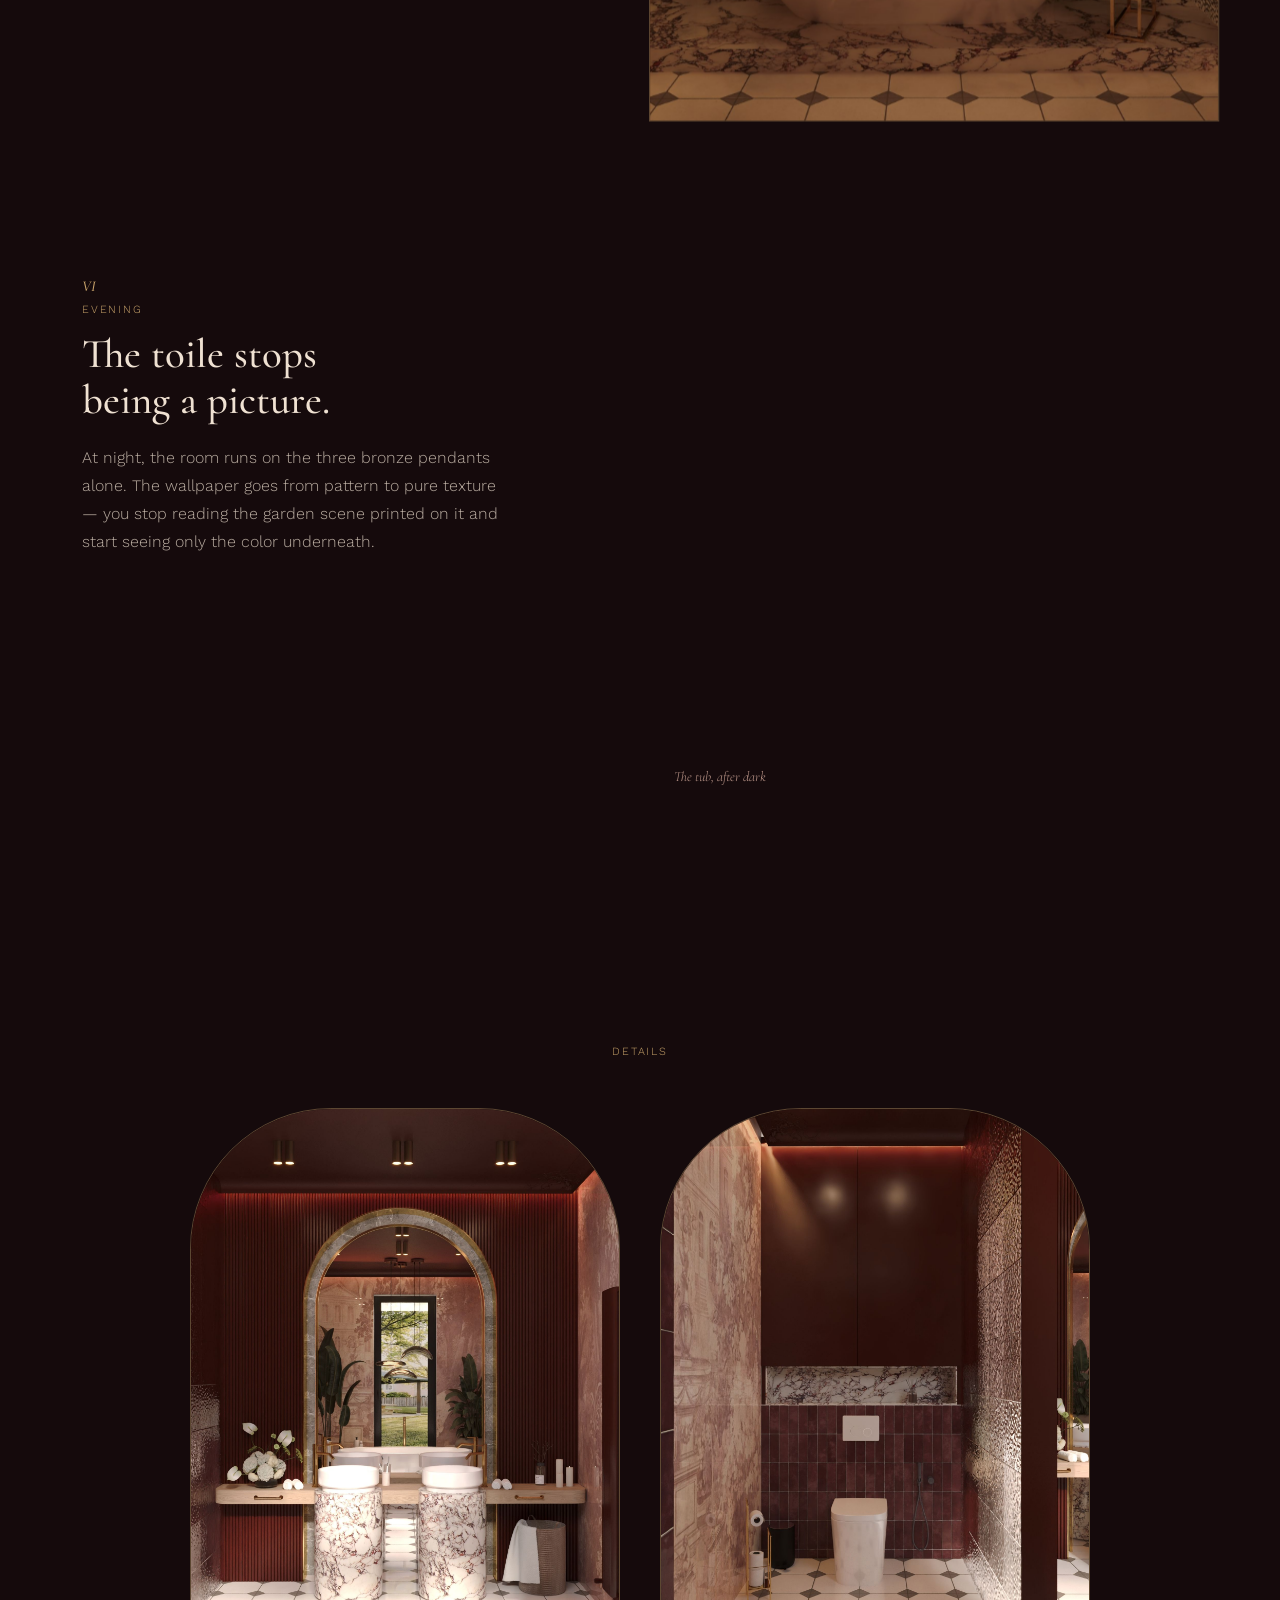
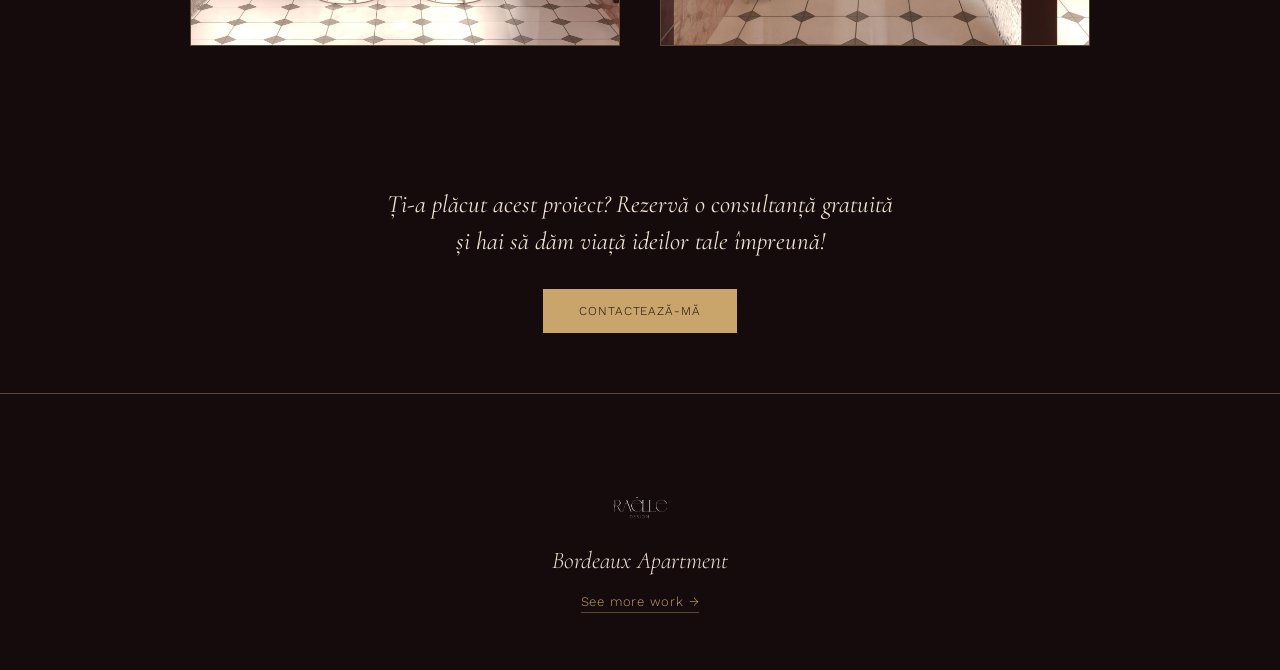
<file: work/bordeaux-apartment/index.html>
<!DOCTYPE html>
<html lang="en">
<head>
<meta charset="UTF-8">
<meta name="viewport" content="width=device-width, initial-scale=1.0">
<title>Bordeaux Apartment — Raëlle Design</title>
<meta name="description" content="A primary suite and open kitchen built around one wine-dark palette, told room by room.">
<link rel="preconnect" href="https://fonts.googleapis.com">
<link rel="preconnect" href="https://fonts.gstatic.com" crossorigin>
<link href="https://fonts.googleapis.com/css2?family=Cormorant:ital,wght@0,300;0,500;1,400;1,500&family=Work+Sans:wght@300;400;500&display=swap" rel="stylesheet">
<link rel="stylesheet" href="style.css">
</head>
<body>

<header class="bx-topbar">
  <a href="../../index.html" class="bx-mark"><img src="../../images-brand/logo.png" alt="Raëlle Design"></a>
  <a href="../../index.html#work" class="bx-back">&larr; All work</a>
</header>

<!-- ROOM INDEX -->
<nav class="bx-index" aria-label="Rooms">
  <a href="#living">I <span>Living</span></a>
  <a href="#kitchen">II <span>Kitchen</span></a>
  <a href="#threshold">III <span>Threshold</span></a>
  <a href="#bath">IV <span>Bath</span></a>
  <a href="#shower">V <span>Shower</span></a>
  <a href="#evening">VI <span>Evening</span></a>
</nav>

<!-- HERO -->
<section class="bx-hero">
  <div class="bx-hero-frame">
    <div class="bx-arch" data-bx-parallax data-speed="0.3">
      <img src="images/hero.jpg" alt="Freestanding tub beneath sculptural bronze pendants, toile de Jouy wallpaper behind">
    </div>
  </div>
  <div class="bx-hero-text">
    <p class="bx-eyebrow">Residential — Bucharest, 2026</p>
    <h1>Bordeaux<br><em>Apartment</em></h1>
    <p class="bx-hero-sub">One wine-dark palette, carried from the kitchen island to the bathwater.</p>
  </div>
</section>

<!-- I — LIVING -->
<section class="bx-room" id="living">
  <div class="bx-room-frame bx-room-frame--right">
    <div class="bx-arch" data-bx-parallax data-speed="0.18">
      <img src="images/living.jpg" alt="Olive velvet sectional facing an open kitchen with a red glass chandelier">
    </div>
    <p class="bx-caption">Olive bouclé, one red chandelier</p>
  </div>
  <div class="bx-room-text" data-bx-reveal>
    <span class="bx-numeral">I</span>
    <p class="bx-eyebrow">Living</p>
    <h2>The room keeps<br>one bright note.</h2>
    <p>
      An olive velvet sectional anchors the seating end of the apartment — deliberately muted, so the
      red glass chandelier over the kitchen island stays the only saturated color you see from the sofa.
    </p>
  </div>
</section>

<!-- II — KITCHEN -->
<section class="bx-room" id="kitchen">
  <div class="bx-room-text" data-bx-reveal>
    <span class="bx-numeral">II</span>
    <p class="bx-eyebrow">Kitchen</p>
    <h2>Marble first,<br>everything after.</h2>
    <p>
      The rosso-veined slab on the backsplash was chosen before the cabinetry, the chairs, or the light
      fixture. Oak, black steel, and red velvet were each picked afterward, to sit quietly next to the stone.
    </p>
  </div>
  <div class="bx-room-frame">
    <div class="bx-arch" data-bx-parallax data-speed="0.18">
      <img src="images/kitchen-detail.jpg" alt="Close-up of rosso-veined marble island top with a ceramic vase">
    </div>
    <p class="bx-caption">Backsplash and island, one slab</p>
  </div>
</section>

<!-- FULL BLEED: KITCHEN WIDE -->
<section class="bx-panel">
  <div class="bx-panel-media" data-bx-parallax data-speed="0.15">
    <img src="images/kitchen-wide.jpg" alt="Kitchen island with red velvet stools under a red glass tube chandelier">
  </div>
  <p class="bx-panel-line">A textured glass-block base holds the oak counter — the one surface in the room built to be touched.</p>
</section>

<!-- RITUAL -->
<section class="bx-room" id="ritual">
  <div class="bx-room-frame bx-room-frame--right">
    <div class="bx-arch" data-bx-parallax data-speed="0.18">
      <img src="images/ritual.jpg" alt="A woman pouring red wine at the kitchen island">
    </div>
    <p class="bx-caption">Before dinner, not during it</p>
  </div>
  <div class="bx-room-text" data-bx-reveal>
    <p class="bx-eyebrow">Ritual</p>
    <h2>Sized for a bottle<br>and two glasses.</h2>
    <p>
      The island isn't built for a full dinner service — it's built for the ten minutes before one,
      when a bottle gets opened and everyone ends up leaning on the counter instead of sitting down.
    </p>
  </div>
</section>

<!-- III — THRESHOLD -->
<section class="bx-room" id="threshold">
  <div class="bx-room-text" data-bx-reveal>
    <span class="bx-numeral">III</span>
    <p class="bx-eyebrow">Threshold</p>
    <h2>Where the light<br>changes rooms.</h2>
    <p>
      Past the kitchen, the palette turns inward. A polished bordeaux tile catches light on purpose,
      marking the corridor where the apartment stops being a kitchen and starts being a bath.
    </p>
  </div>
  <div class="bx-room-frame">
    <div class="bx-arch" data-bx-parallax data-speed="0.18">
      <img src="images/threshold.jpg" alt="Hallway with reflective bordeaux tile leading toward the toile-papered WC">
    </div>
    <p class="bx-caption">The corridor into the bath</p>
  </div>
</section>

<!-- IV — BATH -->
<section class="bx-room" id="bath">
  <div class="bx-room-frame bx-room-frame--right">
    <div class="bx-arch" data-bx-parallax data-speed="0.18">
      <img src="images/sinks-detail.jpg" alt="Close-up of a marble pedestal sink with a brass tap">
    </div>
    <p class="bx-caption">Same slab as the kitchen island</p>
  </div>
  <div class="bx-room-text" data-bx-reveal>
    <span class="bx-numeral">IV</span>
    <p class="bx-eyebrow">Primary Bath</p>
    <h2>Two sinks,<br>one continuous<br>wall of toile.</h2>
    <p>
      The pedestals are cut from the same marble as the kitchen — the one material that appears in every
      room of the apartment. An eighteenth-century-style toile print, chosen for its garden scenes rather
      than its history, wraps the tub and the sinks in a single unbroken wall.
    </p>
  </div>
</section>

<!-- V — SHOWER -->
<section class="bx-panel bx-panel--tall" id="shower">
  <div class="bx-panel-media" data-bx-parallax data-speed="0.15">
    <img src="images/shower.jpg" alt="Walk-in shower lined in glossy bordeaux zellige tile with a built-in towel niche">
  </div>
  <p class="bx-panel-line">No glass door — just a change in tile height and a step down, so the wet room reads as part of the same space.</p>
</section>

<!-- VI — EVENING -->
<section class="bx-room" id="evening">
  <div class="bx-room-text" data-bx-reveal>
    <span class="bx-numeral">VI</span>
    <p class="bx-eyebrow">Evening</p>
    <h2>The toile stops<br>being a picture.</h2>
    <p>
      At night, the room runs on the three bronze pendants alone. The wallpaper goes from pattern to
      pure texture — you stop reading the garden scene printed on it and start seeing only the color underneath.
    </p>
  </div>
  <div class="bx-room-frame">
    <div class="bx-arch" data-bx-parallax data-speed="0.18">
      <img src="images/tub-evening.jpg" alt="The freestanding tub at night, lit only by the pendant lights and window">
    </div>
    <p class="bx-caption">The tub, after dark</p>
  </div>
</section>

<!-- DETAILS -->
<section class="bx-details">
  <p class="bx-eyebrow bx-details-eyebrow">Details</p>
  <div class="bx-details-grid">
    <div class="bx-arch bx-arch--grid" data-bx-reveal>
      <img src="images/mirror.jpg" alt="Arched brass-framed mirror over twin marble pedestal sinks">
    </div>
    <div class="bx-arch bx-arch--grid" data-bx-reveal>
      <img src="images/wc-nook.jpg" alt="Separate WC nook with bordeaux tile and a marble niche shelf">
    </div>
  </div>
</section>

<section class="bx-project-cta">
  <p>Ți-a plăcut acest proiect? Rezervă o consultanță gratuită și hai să dăm viață ideilor tale împreună!</p>
  <a href="../../oferta.html">Contactează-mă</a>
</section>

<footer class="bx-footer">
  <img class="bx-footer-logo" src="../../images-brand/logo.png" alt="Raëlle Design">
  <p class="bx-footer-line">Bordeaux Apartment</p>
  <a class="bx-footer-link" href="../../index.html#work">See more work &rarr;</a>
</footer>

<script src="script.js"></script>
</body>
</html>
</file>
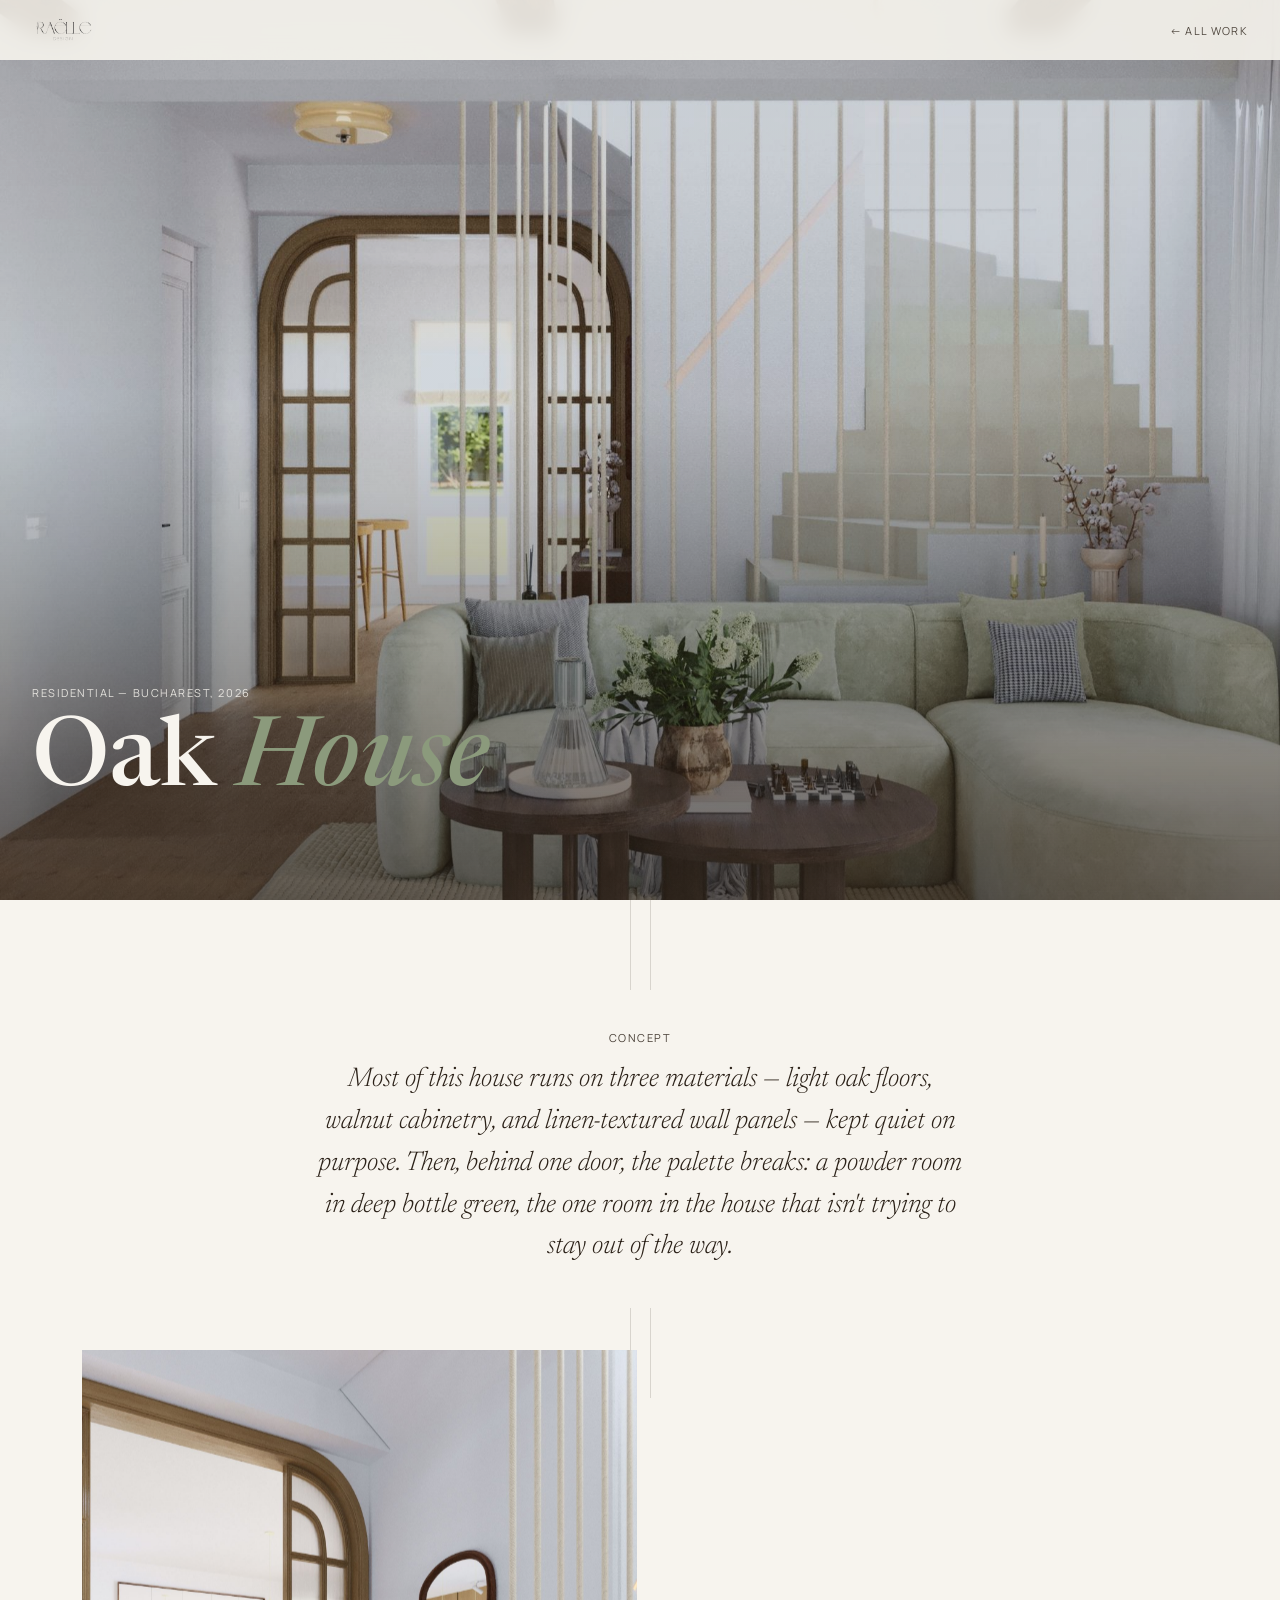
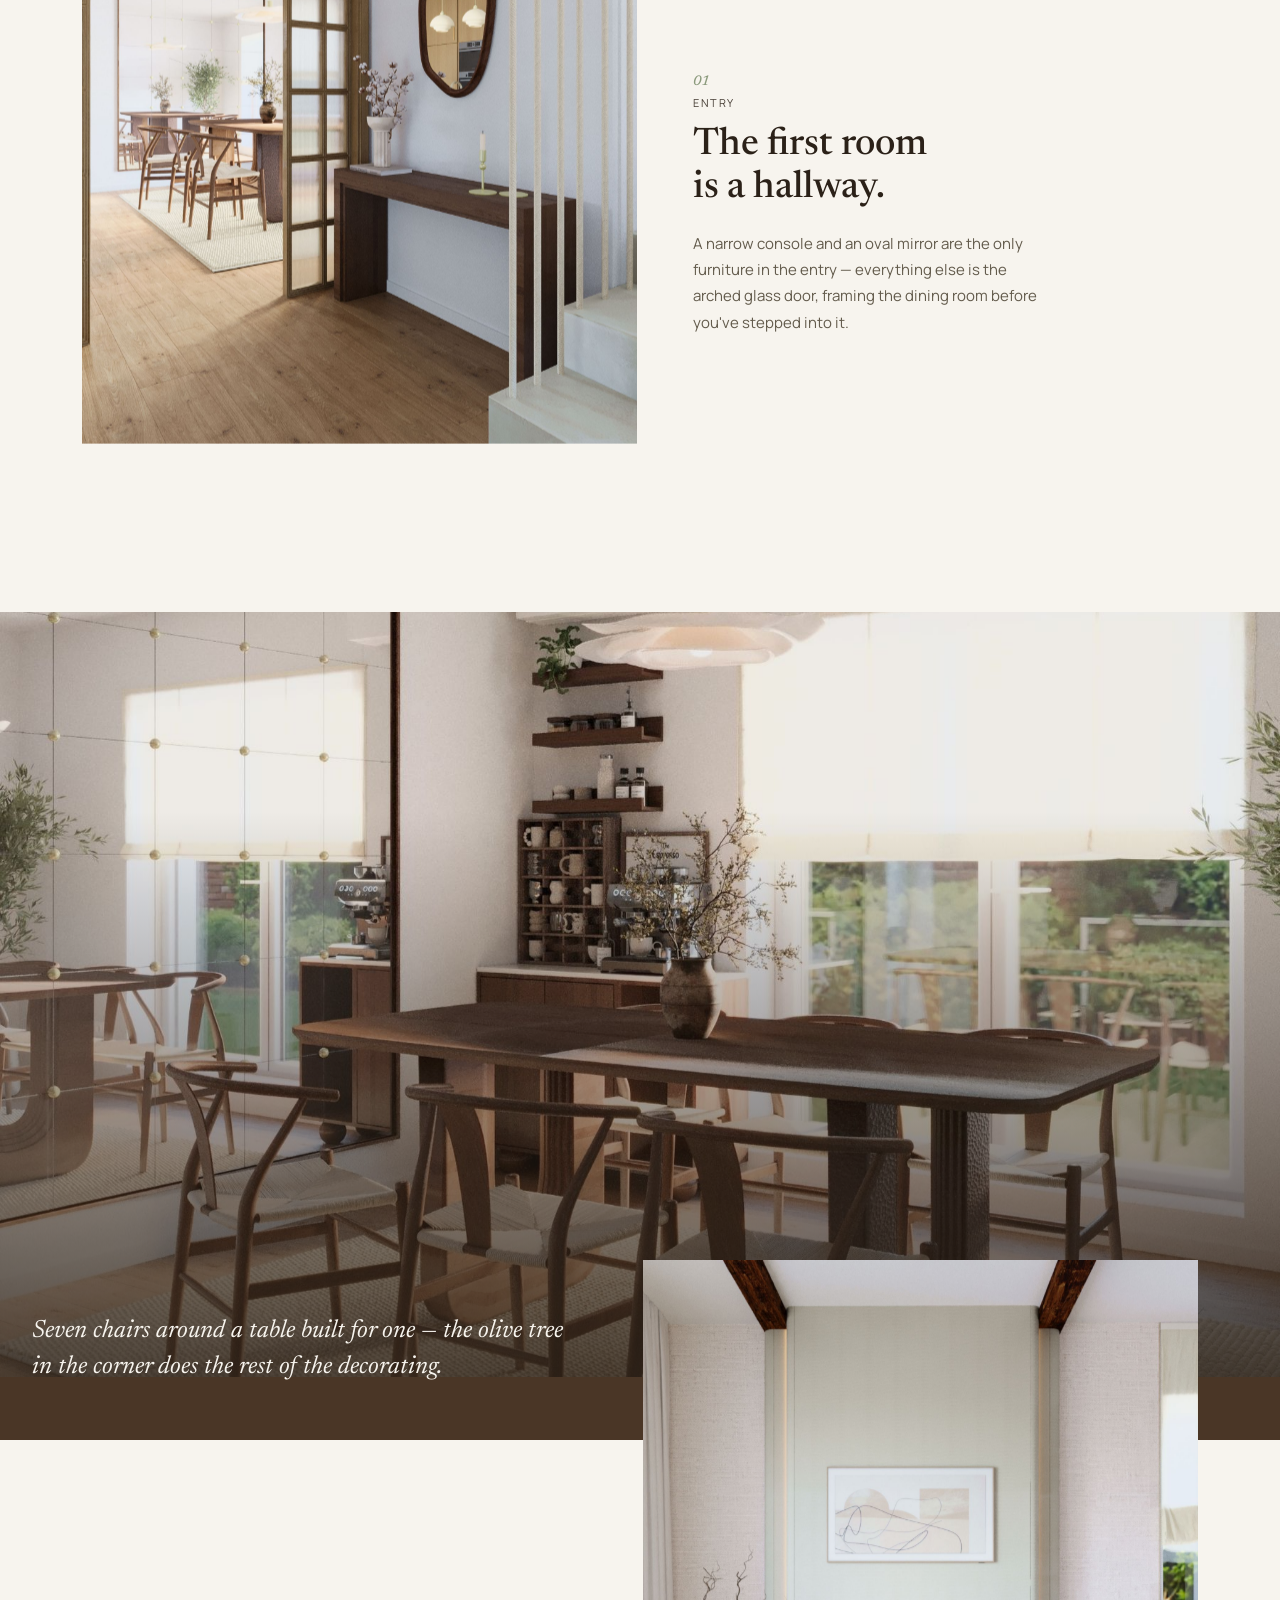
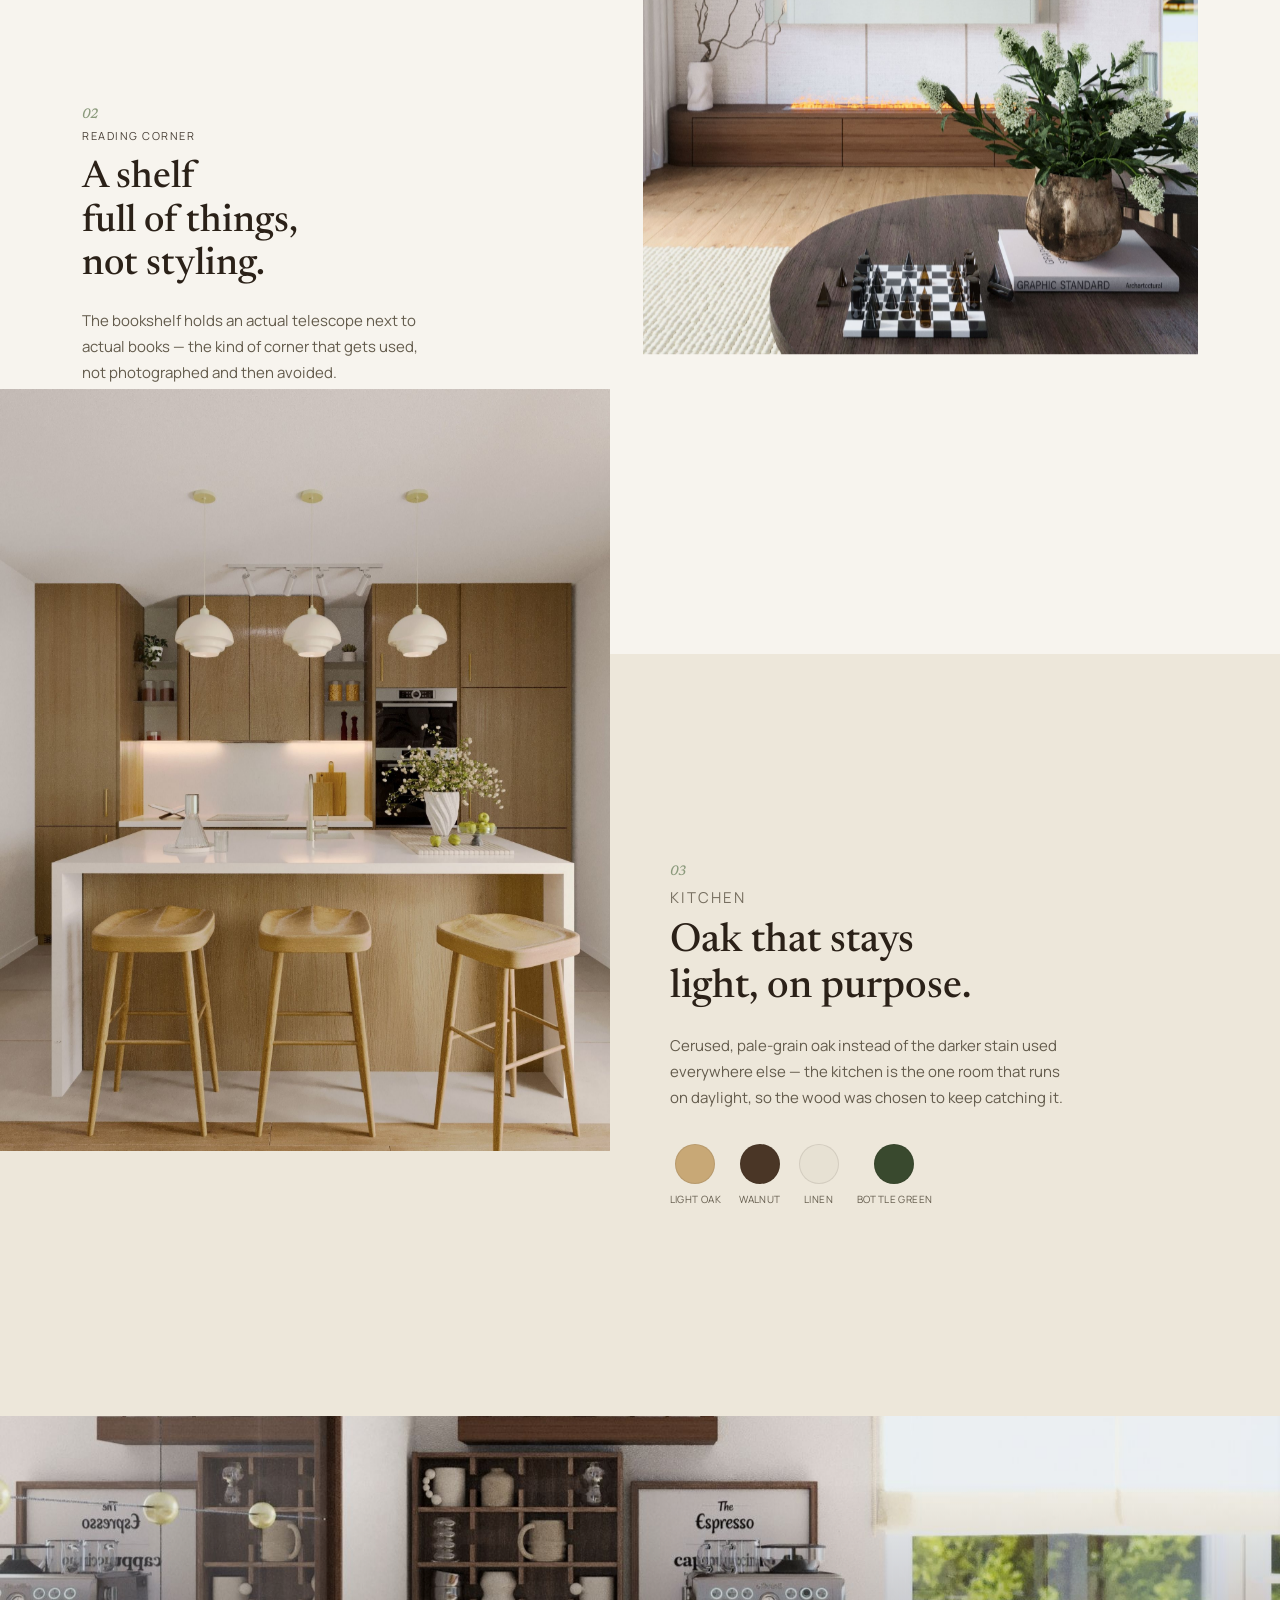
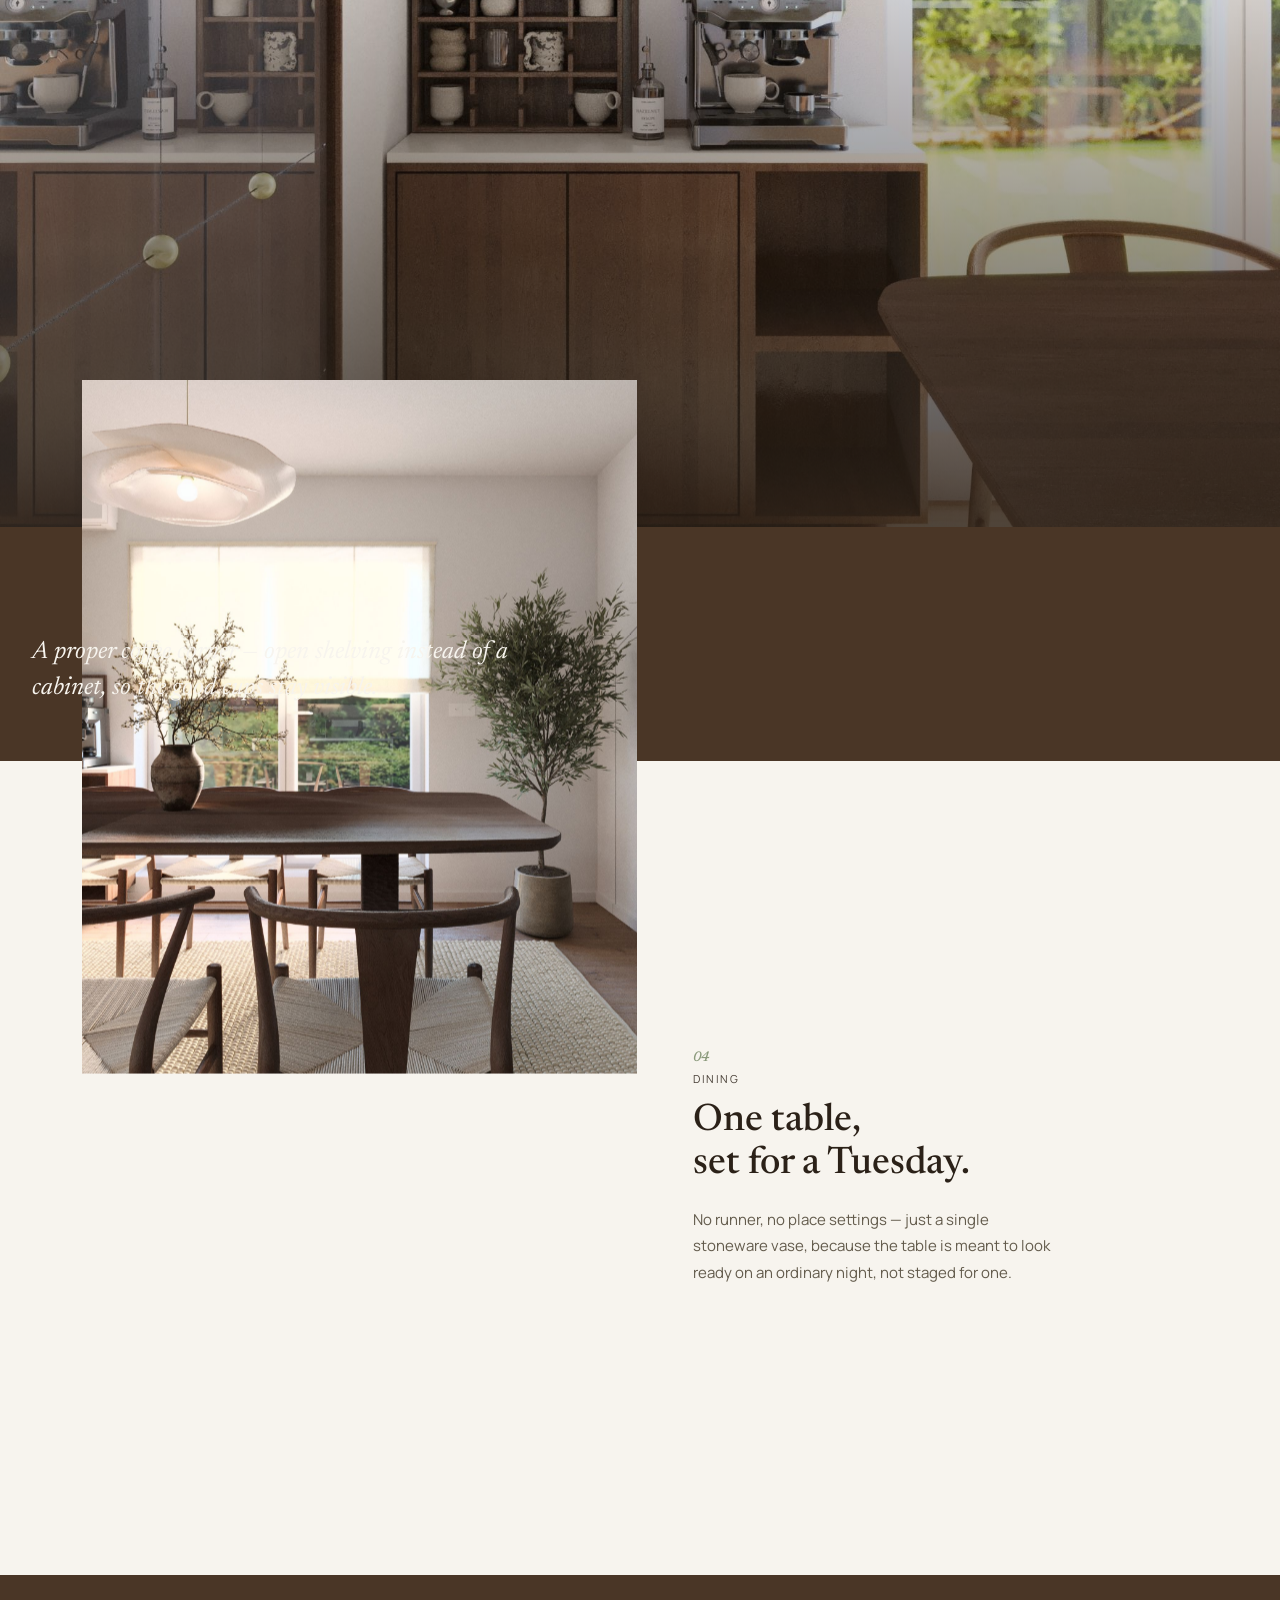
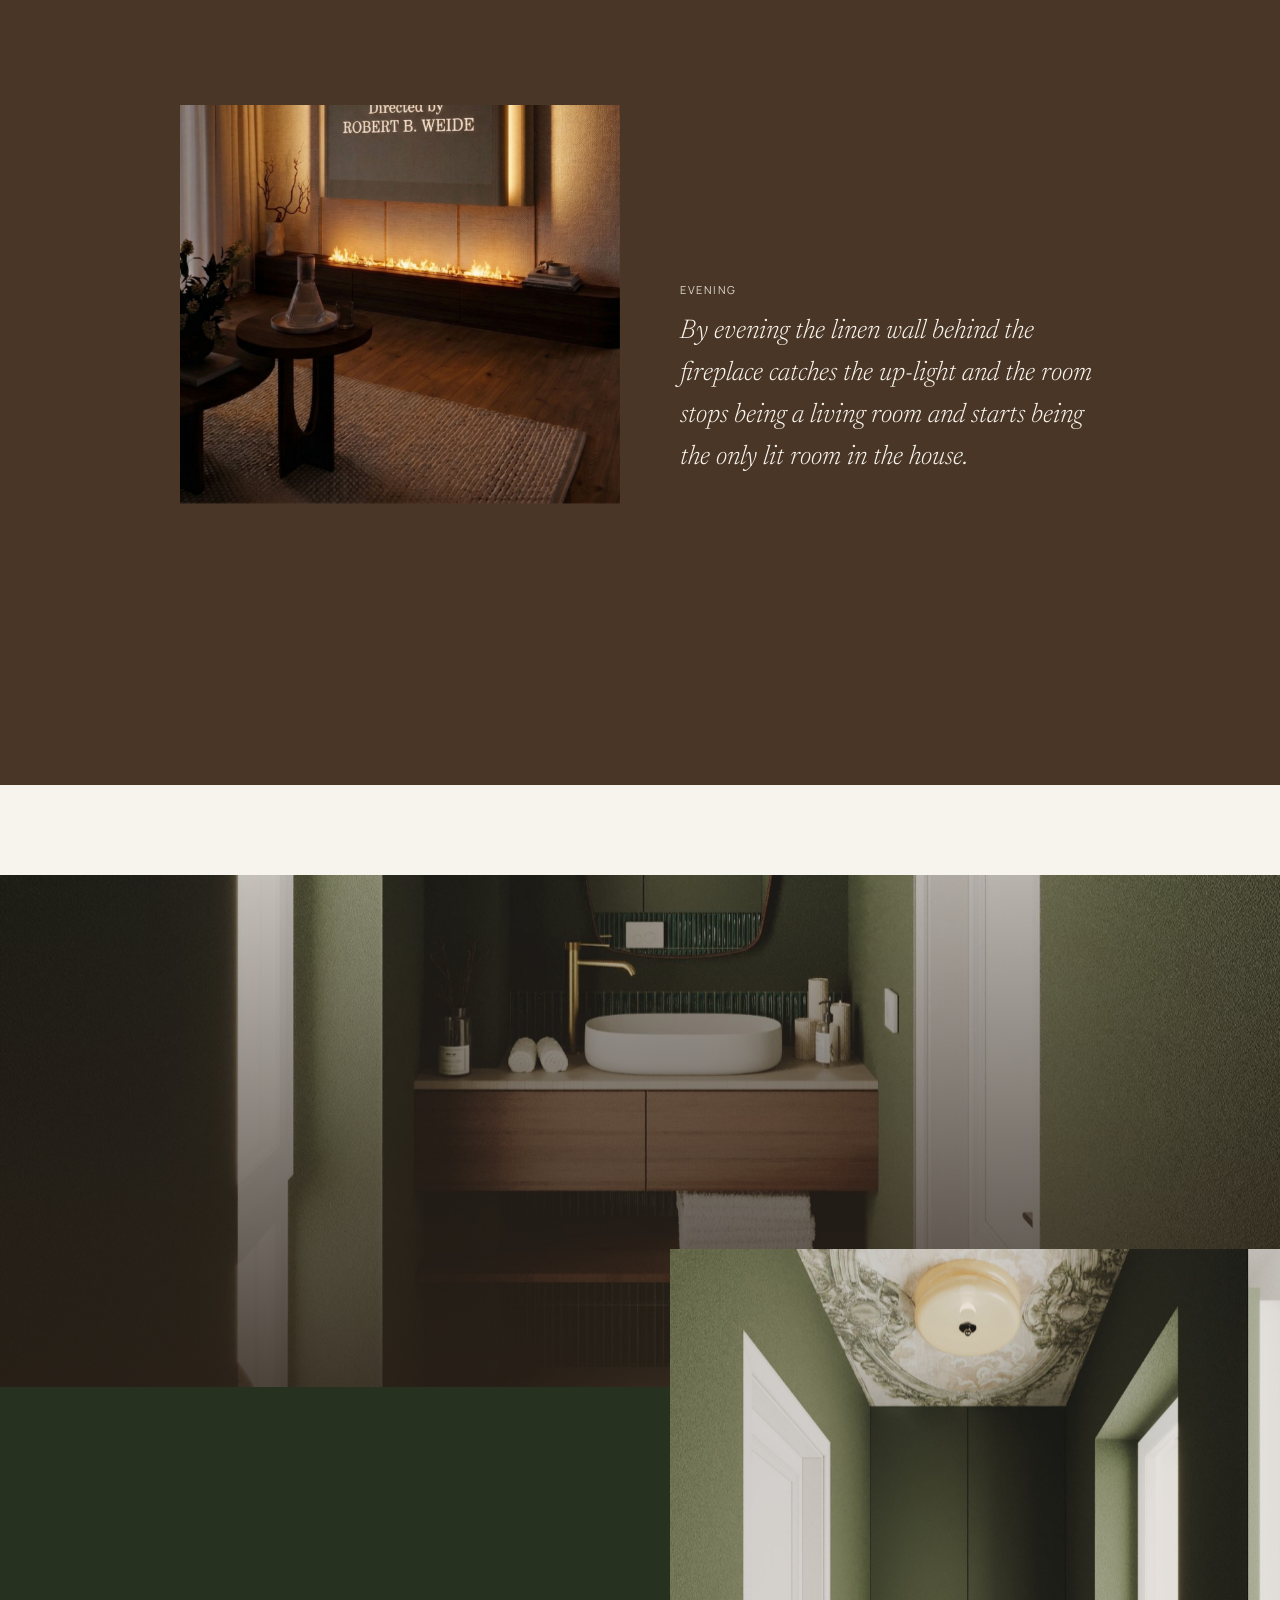
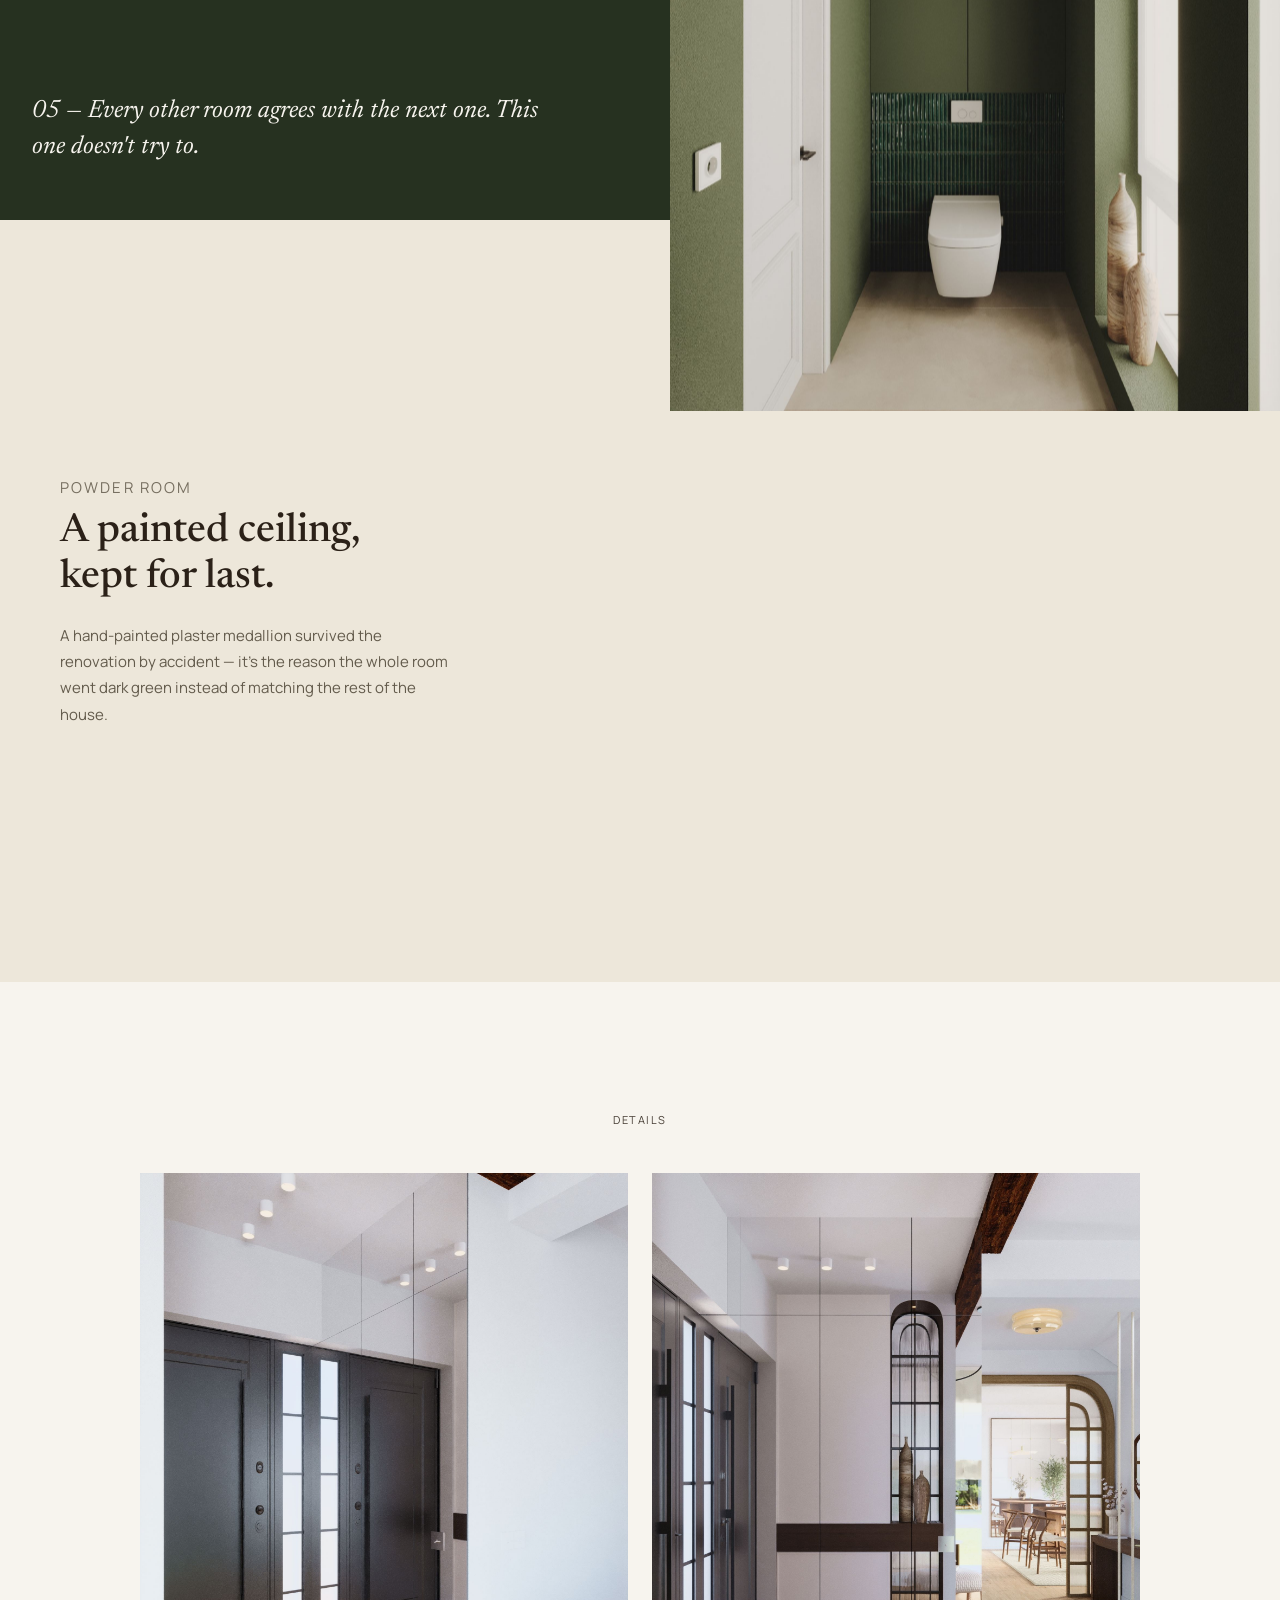
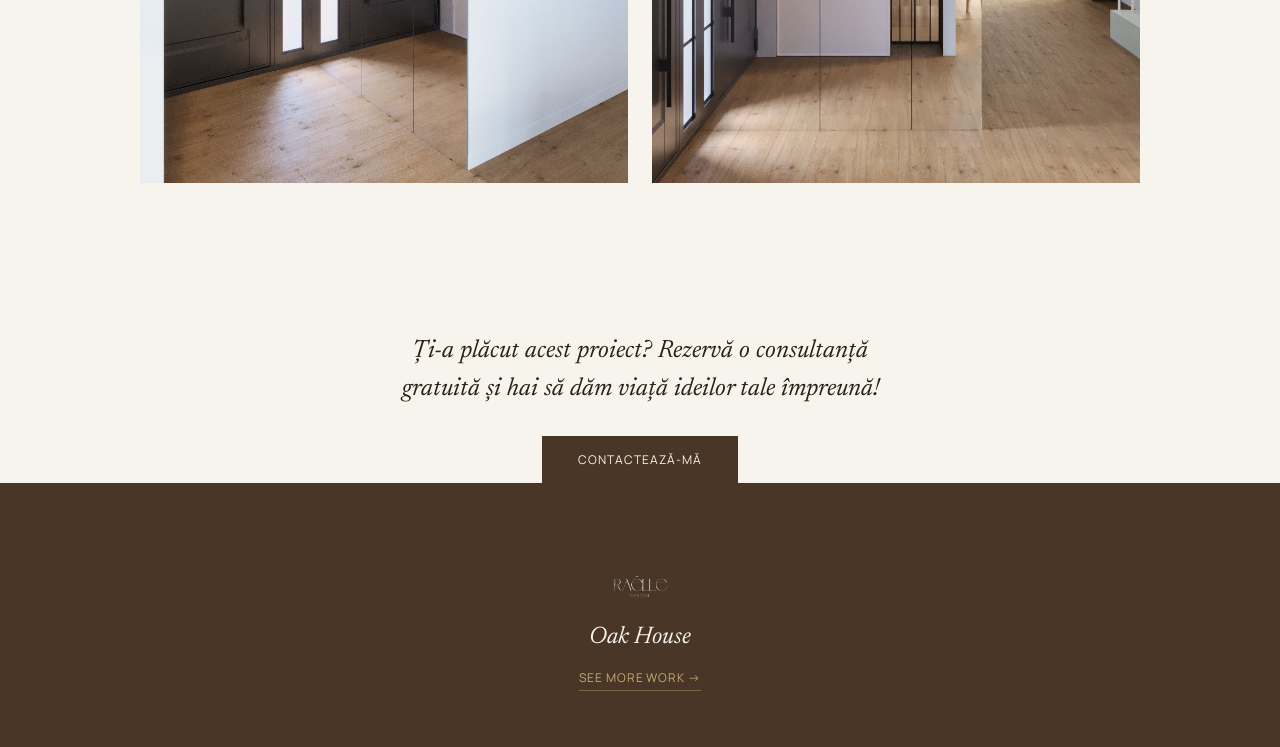
<file: work/oak-house/index.html>
<!DOCTYPE html>
<html lang="en">
<head>
<meta charset="UTF-8">
<meta name="viewport" content="width=device-width, initial-scale=1.0">
<title>Oak House — Raëlle Design</title>
<meta name="description" content="A full ground floor built on light oak, walnut, and linen — with one deep green room as the surprise.">
<link rel="preconnect" href="https://fonts.googleapis.com">
<link rel="preconnect" href="https://fonts.gstatic.com" crossorigin>
<link href="https://fonts.googleapis.com/css2?family=Newsreader:ital,wght@0,300;0,500;1,400;1,500&family=Manrope:wght@300;400;500;700&display=swap" rel="stylesheet">
<link rel="stylesheet" href="style.css">
</head>
<body>

<header class="oh-topbar">
  <a href="../../index.html" class="oh-mark"><img src="../../images-brand/logo.png" alt="Raëlle Design"></a>
  <a href="../../index.html#work" class="oh-back">&larr; All work</a>
</header>

<!-- HERO -->
<section class="oh-hero">
  <div class="oh-hero-media" data-oh-parallax data-speed="0.3">
    <img src="images/living-room.jpg" alt="Sage sectional sofa in front of a rope room divider, staircase behind">
  </div>
  <div class="oh-hero-veil"></div>
  <div class="oh-hero-content">
    <p class="oh-eyebrow">Residential — Bucharest, 2026</p>
    <h1>Oak <em>House</em></h1>
  </div>
</section>

<div class="oh-rule"></div>

<!-- STATEMENT -->
<section class="oh-statement">
  <p class="oh-eyebrow">Concept</p>
  <p class="oh-statement-text">
    Most of this house runs on three materials — light oak floors, walnut cabinetry, and linen-textured wall
    panels — kept quiet on purpose. Then, behind one door, the palette breaks: a powder room in deep bottle
    green, the one room in the house that isn't trying to stay out of the way.
  </p>
</section>

<div class="oh-rule"></div>

<!-- ROOM: ENTRY -->
<section class="oh-room">
  <div class="oh-room-media" data-oh-parallax data-speed="0.16">
    <img src="images/entry-console.jpg" alt="Walnut console table under an oval mirror, arched glass door to the dining room beyond">
  </div>
  <div class="oh-room-text" data-oh-reveal>
    <span class="oh-numeral">01</span>
    <p class="oh-eyebrow">Entry</p>
    <h2>The first room<br>is a hallway.</h2>
    <p>
      A narrow console and an oval mirror are the only furniture in the entry — everything else is the
      arched glass door, framing the dining room before you've stepped into it.
    </p>
  </div>
</section>

<!-- BLEED -->
<section class="oh-bleed">
  <div class="oh-bleed-media" data-oh-parallax data-speed="0.15">
    <img src="images/dining-wide.jpg" alt="Walnut dining table with wishbone chairs, an olive tree by the window">
  </div>
  <p class="oh-bleed-line">Seven chairs around a table built for one — the olive tree in the corner does the rest of the decorating.</p>
</section>

<!-- ROOM: READING NOOK -->
<section class="oh-room oh-room--reverse">
  <div class="oh-room-media" data-oh-parallax data-speed="0.16">
    <img src="images/reading-nook.jpg" alt="Walnut bookshelf with a linen armchair and ottoman, telescope on the shelf">
  </div>
  <div class="oh-room-text" data-oh-reveal>
    <span class="oh-numeral">02</span>
    <p class="oh-eyebrow">Reading Corner</p>
    <h2>A shelf<br>full of things,<br>not styling.</h2>
    <p>
      The bookshelf holds an actual telescope next to actual books — the kind of corner that gets used,
      not photographed and then avoided.
    </p>
  </div>
</section>

<!-- MATERIALS: KITCHEN -->
<section class="oh-materials">
  <div class="oh-materials-media" data-oh-parallax data-speed="0.14">
    <img src="images/kitchen.jpg" alt="Light oak kitchen cabinetry with dome pendant lights over the island">
  </div>
  <div class="oh-materials-text" data-oh-reveal>
    <span class="oh-numeral">03</span>
    <p class="oh-eyebrow">Kitchen</p>
    <h2>Oak that stays<br>light, on purpose.</h2>
    <p>
      Cerused, pale-grain oak instead of the darker stain used everywhere else — the kitchen is the one
      room that runs on daylight, so the wood was chosen to keep catching it.
    </p>
    <ul class="oh-swatches">
      <li style="--sw:#C8A876"><span>Light oak</span></li>
      <li style="--sw:#4A3626"><span>Walnut</span></li>
      <li style="--sw:#E7E1D3"><span>Linen</span></li>
      <li style="--sw:#39492E"><span>Bottle green</span></li>
    </ul>
  </div>
</section>

<!-- BLEED -->
<section class="oh-bleed oh-bleed--tall">
  <div class="oh-bleed-media" data-oh-parallax data-speed="0.15">
    <img src="images/coffee-corner.jpg" alt="Built-in coffee station with open walnut shelving and an espresso machine">
  </div>
  <p class="oh-bleed-line">A proper coffee corner — open shelving instead of a cabinet, so the good cups stay visible.</p>
</section>

<!-- ROOM: DINING DETAIL -->
<section class="oh-room">
  <div class="oh-room-media" data-oh-parallax data-speed="0.16">
    <img src="images/dining-detail.jpg" alt="Close-up of the dining table with a stoneware vase and dried branches">
  </div>
  <div class="oh-room-text" data-oh-reveal>
    <span class="oh-numeral">04</span>
    <p class="oh-eyebrow">Dining</p>
    <h2>One table,<br>set for a Tuesday.</h2>
    <p>
      No runner, no place settings — just a single stoneware vase, because the table is meant to look
      ready on an ordinary night, not staged for one.
    </p>
  </div>
</section>

<!-- ATMOSPHERE -->
<section class="oh-atmosphere">
  <div class="oh-atmosphere-frame">
    <div class="oh-atmosphere-media" data-oh-parallax data-speed="0.1">
      <img src="images/media-wall.jpg" alt="The living room media wall in the evening, warm lamp light">
    </div>
  </div>
  <div class="oh-atmosphere-text" data-oh-reveal>
    <p class="oh-eyebrow">Evening</p>
    <p class="oh-statement-text oh-statement-text--light">
      By evening the linen wall behind the fireplace catches the up-light and the room stops being a
      living room and starts being the only lit room in the house.
    </p>
  </div>
</section>

<div class="oh-rule oh-rule--light"></div>

<!-- BLEED: THE GREEN ROOM -->
<section class="oh-bleed oh-bleed--tall oh-bleed--green">
  <div class="oh-bleed-media" data-oh-parallax data-speed="0.15">
    <img src="images/wc-vanity.jpg" alt="Deep green powder room with an oval mirror, brass sconces, and a walnut vanity">
  </div>
  <p class="oh-bleed-line">05 — Every other room agrees with the next one. This one doesn't try to.</p>
</section>

<!-- MATERIALS: THE GREEN ROOM -->
<section class="oh-materials oh-materials--reverse">
  <div class="oh-materials-media" data-oh-parallax data-speed="0.14">
    <img src="images/wc-toilet.jpg" alt="Painted ceiling medallion above the powder room, green zellige tile">
  </div>
  <div class="oh-materials-text" data-oh-reveal>
    <p class="oh-eyebrow">Powder Room</p>
    <h2>A painted ceiling,<br>kept for last.</h2>
    <p>
      A hand-painted plaster medallion survived the renovation by accident — it's the reason the whole
      room went dark green instead of matching the rest of the house.
    </p>
  </div>
</section>

<!-- GALLERY -->
<section class="oh-gallery">
  <p class="oh-eyebrow oh-gallery-eyebrow">Details</p>
  <div class="oh-gallery-grid">
    <figure class="oh-gallery-item" data-oh-reveal>
      <img src="images/front-door.jpg" alt="Steel front door reflected in the entry mirror wall">
    </figure>
    <figure class="oh-gallery-item" data-oh-reveal>
      <img src="images/glass-arch.jpg" alt="Arched fluted-glass display cabinet in the entry hall">
    </figure>
  </div>
</section>

<section class="oh-project-cta">
  <p>Ți-a plăcut acest proiect? Rezervă o consultanță gratuită și hai să dăm viață ideilor tale împreună!</p>
  <a href="../../oferta.html">Contactează-mă</a>
</section>

<footer class="oh-footer">
  <img class="oh-footer-logo" src="../../images-brand/logo.png" alt="Raëlle Design">
  <p class="oh-footer-line">Oak House</p>
  <a class="oh-footer-link" href="../../index.html#work">See more work &rarr;</a>
</footer>

<script src="script.js"></script>
</body>
</html>
</file>
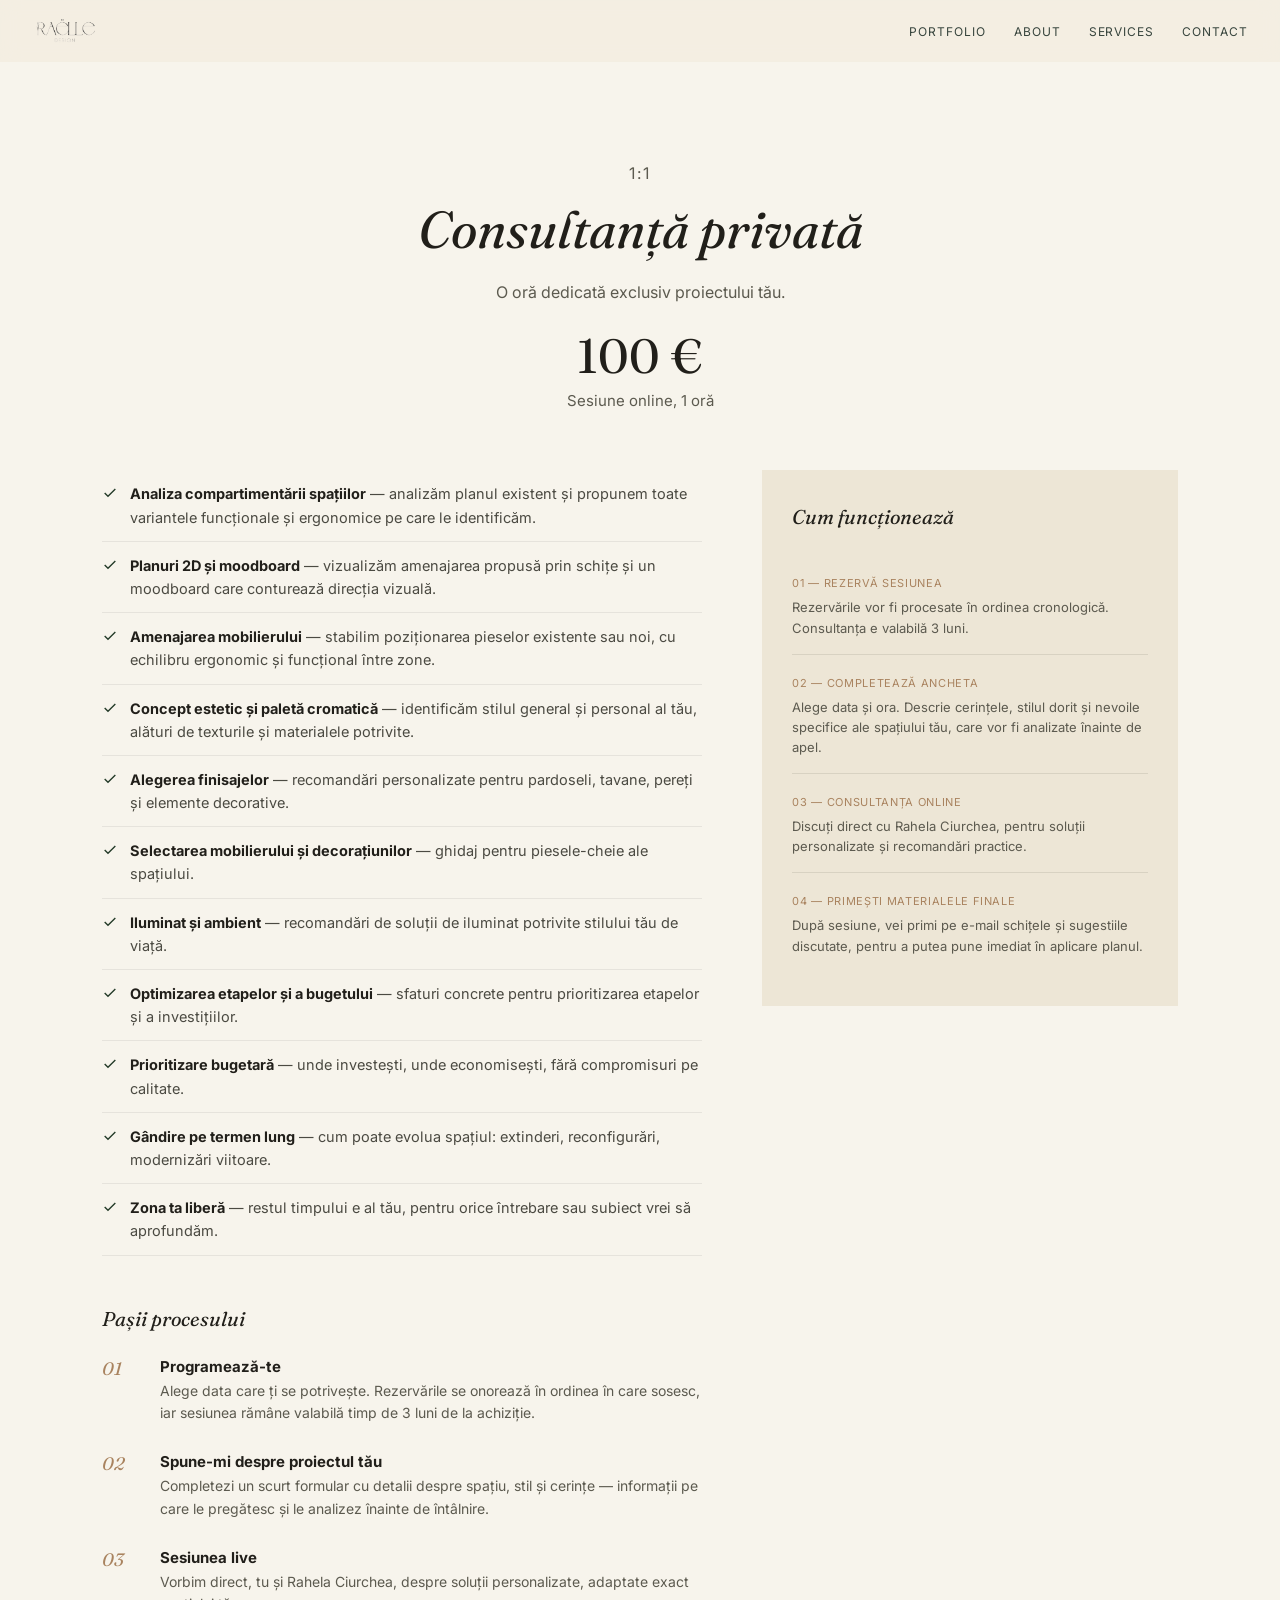
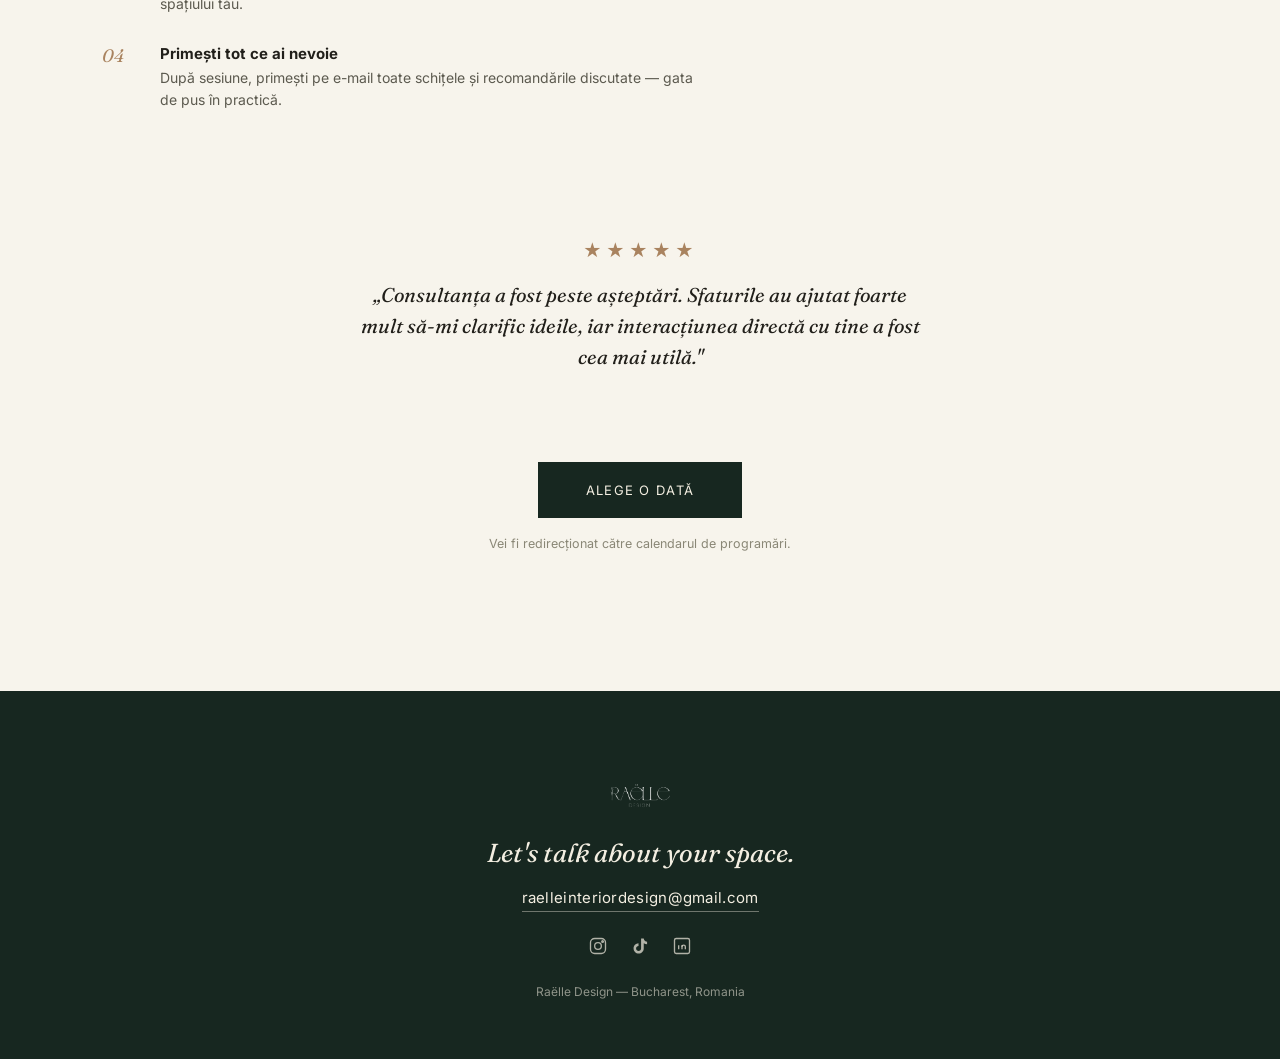
<file: consultanta.html>
<!DOCTYPE html>
<html lang="ro">
<head>
<meta charset="UTF-8">
<meta name="viewport" content="width=device-width, initial-scale=1.0">
<title>Consultanță privată — Raëlle Design</title>
<meta name="description" content="O oră dedicată exclusiv proiectului tău, direct cu Rahela Ciurchea.">
<link rel="preconnect" href="https://fonts.googleapis.com">
<link rel="preconnect" href="https://fonts.gstatic.com" crossorigin>
<link href="https://fonts.googleapis.com/css2?family=Fraunces:ital,opsz,wght@0,9..144,300;0,9..144,500;1,9..144,400;1,9..144,500&family=Inter:wght@300;400;500&display=swap" rel="stylesheet">
<link rel="stylesheet" href="style.css">
</head>
<body>

<header class="topbar">
  <a href="index.html" class="mark"><img src="images-brand/logo.png" alt="Raëlle Design"></a>
  <nav class="topnav">
    <a href="index.html#work">Portfolio</a>
    <a href="index.html#about">About</a>
    <a href="index.html#services">Services</a>
    <a href="index.html#contact">Contact</a>
  </nav>
</header>

<section class="page-hero">
  <p class="statement-eyebrow">1:1</p>
  <h1>Consultanță privată</h1>
  <p>O oră dedicată exclusiv proiectului tău.</p>
</section>

<div class="consult-price-block">
  <p class="price">100 €</p>
  <p class="price-sub">Sesiune online, 1 oră</p>
</div>

<div class="consult-main">
  <div>
    <ul class="consult-check-list">
      <li><svg viewBox="0 0 24 24" fill="none" stroke="currentColor" stroke-width="2"><path d="M20 6L9 17l-5-5"/></svg><span><strong>Analiza compartimentării spațiilor</strong> — analizăm planul existent și propunem toate variantele funcționale și ergonomice pe care le identificăm.</span></li>
      <li><svg viewBox="0 0 24 24" fill="none" stroke="currentColor" stroke-width="2"><path d="M20 6L9 17l-5-5"/></svg><span><strong>Planuri 2D și moodboard</strong> — vizualizăm amenajarea propusă prin schițe și un moodboard care conturează direcția vizuală.</span></li>
      <li><svg viewBox="0 0 24 24" fill="none" stroke="currentColor" stroke-width="2"><path d="M20 6L9 17l-5-5"/></svg><span><strong>Amenajarea mobilierului</strong> — stabilim poziționarea pieselor existente sau noi, cu echilibru ergonomic și funcțional între zone.</span></li>
      <li><svg viewBox="0 0 24 24" fill="none" stroke="currentColor" stroke-width="2"><path d="M20 6L9 17l-5-5"/></svg><span><strong>Concept estetic și paletă cromatică</strong> — identificăm stilul general și personal al tău, alături de texturile și materialele potrivite.</span></li>
      <li><svg viewBox="0 0 24 24" fill="none" stroke="currentColor" stroke-width="2"><path d="M20 6L9 17l-5-5"/></svg><span><strong>Alegerea finisajelor</strong> — recomandări personalizate pentru pardoseli, tavane, pereți și elemente decorative.</span></li>
      <li><svg viewBox="0 0 24 24" fill="none" stroke="currentColor" stroke-width="2"><path d="M20 6L9 17l-5-5"/></svg><span><strong>Selectarea mobilierului și decorațiunilor</strong> — ghidaj pentru piesele-cheie ale spațiului.</span></li>
      <li><svg viewBox="0 0 24 24" fill="none" stroke="currentColor" stroke-width="2"><path d="M20 6L9 17l-5-5"/></svg><span><strong>Iluminat și ambient</strong> — recomandări de soluții de iluminat potrivite stilului tău de viață.</span></li>
      <li><svg viewBox="0 0 24 24" fill="none" stroke="currentColor" stroke-width="2"><path d="M20 6L9 17l-5-5"/></svg><span><strong>Optimizarea etapelor și a bugetului</strong> — sfaturi concrete pentru prioritizarea etapelor și a investițiilor.</span></li>
      <li><svg viewBox="0 0 24 24" fill="none" stroke="currentColor" stroke-width="2"><path d="M20 6L9 17l-5-5"/></svg><span><strong>Prioritizare bugetară</strong> — unde investești, unde economisești, fără compromisuri pe calitate.</span></li>
      <li><svg viewBox="0 0 24 24" fill="none" stroke="currentColor" stroke-width="2"><path d="M20 6L9 17l-5-5"/></svg><span><strong>Gândire pe termen lung</strong> — cum poate evolua spațiul: extinderi, reconfigurări, modernizări viitoare.</span></li>
      <li><svg viewBox="0 0 24 24" fill="none" stroke="currentColor" stroke-width="2"><path d="M20 6L9 17l-5-5"/></svg><span><strong>Zona ta liberă</strong> — restul timpului e al tău, pentru orice întrebare sau subiect vrei să aprofundăm.</span></li>
    </ul>

    <div class="consult-steps">
      <h3>Pașii procesului</h3>

      <div class="consult-step">
        <span class="consult-step-num">01</span>
        <div>
          <strong>Programează-te</strong>
          <p>Alege data care ți se potrivește. Rezervările se onorează în ordinea în care sosesc, iar sesiunea rămâne valabilă timp de 3 luni de la achiziție.</p>
        </div>
      </div>

      <div class="consult-step">
        <span class="consult-step-num">02</span>
        <div>
          <strong>Spune-mi despre proiectul tău</strong>
          <p>Completezi un scurt formular cu detalii despre spațiu, stil și cerințe — informații pe care le pregătesc și le analizez înainte de întâlnire.</p>
        </div>
      </div>

      <div class="consult-step">
        <span class="consult-step-num">03</span>
        <div>
          <strong>Sesiunea live</strong>
          <p>Vorbim direct, tu și Rahela Ciurchea, despre soluții personalizate, adaptate exact spațiului tău.</p>
        </div>
      </div>

      <div class="consult-step">
        <span class="consult-step-num">04</span>
        <div>
          <strong>Primești tot ce ai nevoie</strong>
          <p>După sesiune, primești pe e-mail toate schițele și recomandările discutate — gata de pus în practică.</p>
        </div>
      </div>
    </div>
  </div>

  <aside class="consult-sidebar">
    <h3>Cum funcționează</h3>

    <div class="consult-sidebar-step">
      <span class="num">01 — Rezervă sesiunea</span>
      <p>Rezervările vor fi procesate în ordinea cronologică. Consultanța e valabilă 3 luni.</p>
    </div>
    <div class="consult-sidebar-step">
      <span class="num">02 — Completează ancheta</span>
      <p>Alege data și ora. Descrie cerințele, stilul dorit și nevoile specifice ale spațiului tău, care vor fi analizate înainte de apel.</p>
    </div>
    <div class="consult-sidebar-step">
      <span class="num">03 — Consultanța online</span>
      <p>Discuți direct cu Rahela Ciurchea, pentru soluții personalizate și recomandări practice.</p>
    </div>
    <div class="consult-sidebar-step">
      <span class="num">04 — Primești materialele finale</span>
      <p>După sesiune, vei primi pe e-mail schițele și sugestiile discutate, pentru a putea pune imediat în aplicare planul.</p>
    </div>
  </aside>
</div>

<div class="consult-testimonial">
  <div class="stars">★★★★★</div>
  <p>„Consultanța a fost peste așteptări. Sfaturile au ajutat foarte mult să-mi clarific ideile, iar
  interacțiunea directă cu tine a fost cea mai utilă."</p>
</div>

<div class="consult-cta">
  <!-- TODO Rahela: înlocuiește href="#" cu link-ul tău de Google Calendar Appointment Schedule -->
  <a class="consult-cta-btn" href="#">Alege o dată</a>
  <p class="consult-cta-note">Vei fi redirecționat către calendarul de programări.</p>
</div>

<footer class="footer" id="contact">
  <img class="footer-logo" src="images-brand/logo.png" alt="Raëlle Design">
  <p class="footer-line">Let's talk about your space.</p>
  <a class="footer-email" href="mailto:raelleinteriordesign@gmail.com">raelleinteriordesign@gmail.com</a>
  <div class="footer-social">
    <a href="https://instagram.com/raelle.design" target="_blank" rel="noopener" aria-label="Instagram">
      <svg viewBox="0 0 24 24" fill="none" stroke="currentColor" stroke-width="1.6" width="20" height="20"><rect x="3" y="3" width="18" height="18" rx="5"/><circle cx="12" cy="12" r="4"/><circle cx="17.5" cy="6.5" r="1"/></svg>
    </a>
    <a href="#" target="_blank" rel="noopener" aria-label="TikTok">
      <svg viewBox="0 0 24 24" fill="currentColor" width="20" height="20"><path d="M16.5 3c.3 2 1.7 3.6 4 3.9v3c-1.4 0-2.8-.4-4-1.2v6.2c0 3.4-2.7 6.1-6.1 6.1S4.3 18.3 4.3 14.9c0-3.3 2.6-6 5.9-6.1v3.1c-1.6.1-2.9 1.4-2.9 3 0 1.7 1.3 3 3 3s3-1.3 3-3V3h3.2z"/></svg>
    </a>
    <a href="#" target="_blank" rel="noopener" aria-label="LinkedIn">
      <svg viewBox="0 0 24 24" fill="none" stroke="currentColor" stroke-width="1.6" width="20" height="20"><rect x="3" y="3" width="18" height="18" rx="2"/><line x1="8" y1="11" x2="8" y2="16"/><line x1="8" y1="8" x2="8" y2="8"/><line x1="12" y1="11" x2="12" y2="16"/><path d="M12 13c0-1.5 1-2 2-2s2 .5 2 2v3"/></svg>
    </a>
  </div>
  <p class="footer-sub">Raëlle Design — Bucharest, Romania</p>
</footer>

<script src="script.js"></script>
</body>
</html>
</file>
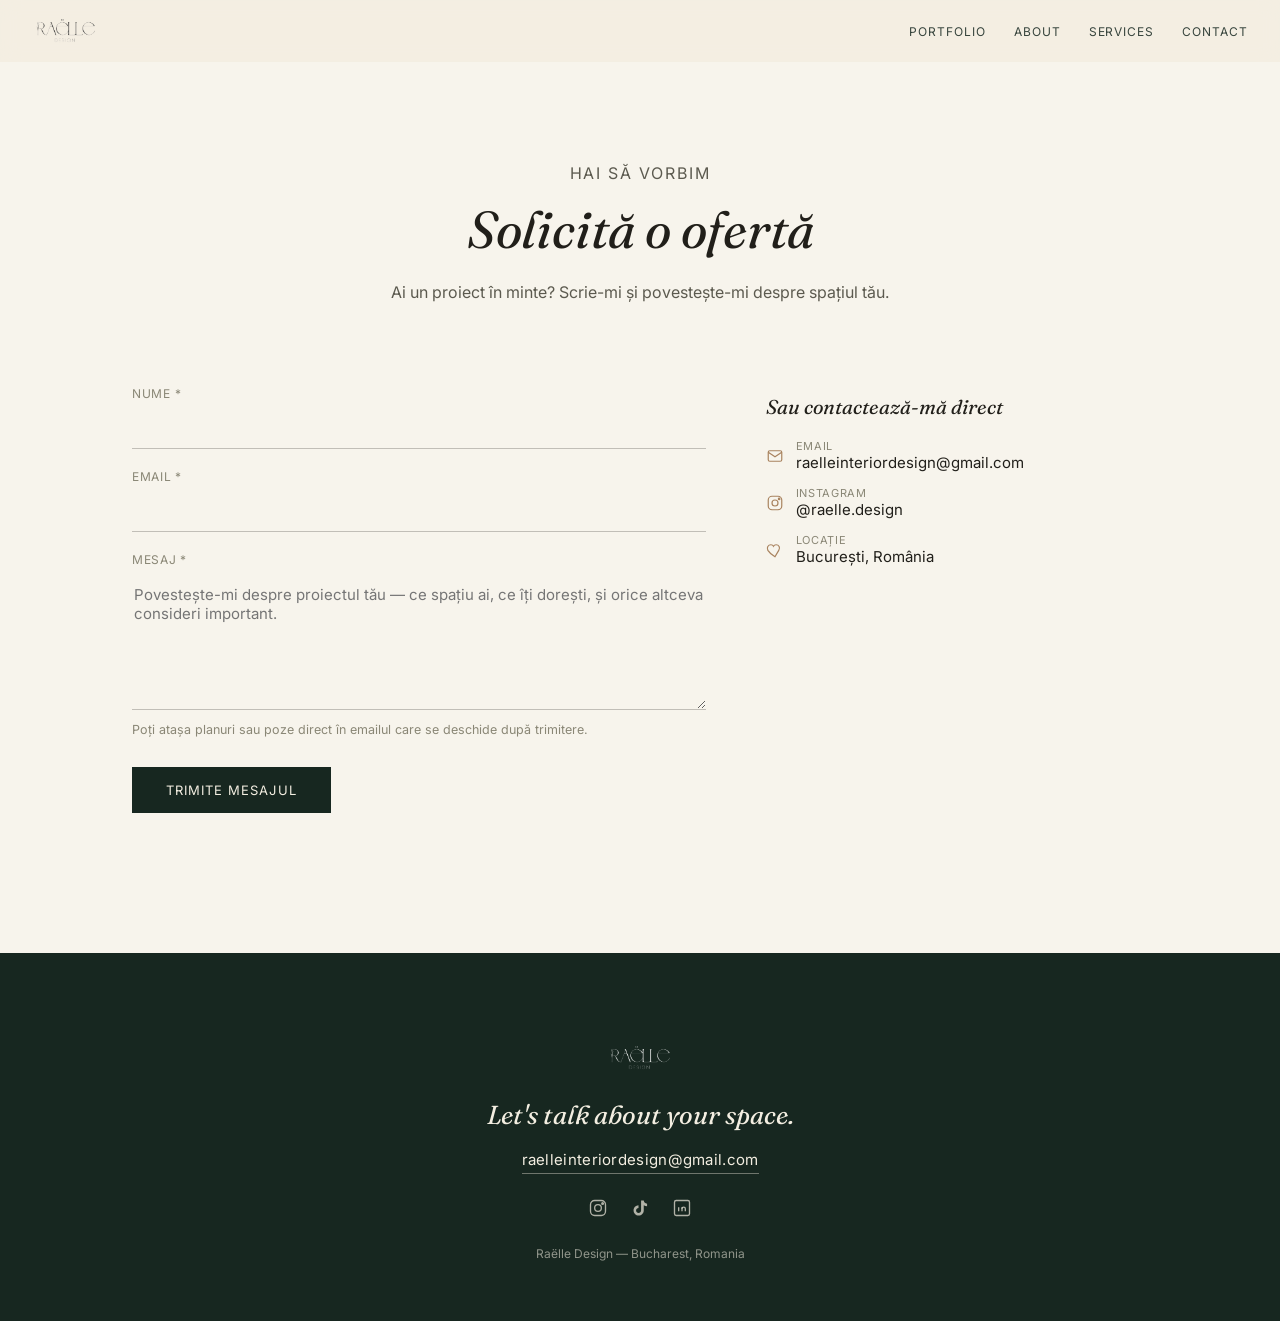
<file: oferta.html>
<!DOCTYPE html>
<html lang="ro">
<head>
<meta charset="UTF-8">
<meta name="viewport" content="width=device-width, initial-scale=1.0">
<title>Solicită ofertă — Raëlle Design</title>
<meta name="description" content="Spune-mi despre proiectul tău și primești o ofertă personalizată.">
<link rel="preconnect" href="https://fonts.googleapis.com">
<link rel="preconnect" href="https://fonts.gstatic.com" crossorigin>
<link href="https://fonts.googleapis.com/css2?family=Fraunces:ital,opsz,wght@0,9..144,300;0,9..144,500;1,9..144,400;1,9..144,500&family=Inter:wght@300;400;500&display=swap" rel="stylesheet">
<link rel="stylesheet" href="style.css">
</head>
<body>

<header class="topbar">
  <a href="index.html" class="mark"><img src="images-brand/logo.png" alt="Raëlle Design"></a>
  <nav class="topnav">
    <a href="index.html#work">Portfolio</a>
    <a href="index.html#about">About</a>
    <a href="index.html#services">Services</a>
    <a href="index.html#contact">Contact</a>
  </nav>
</header>

<section class="page-hero">
  <p class="statement-eyebrow">Hai să vorbim</p>
  <h1>Solicită o ofertă</h1>
  <p>Ai un proiect în minte? Scrie-mi și povestește-mi despre spațiul tău.</p>
</section>

<div class="quote-wrap">
  <form class="quote-form" id="quote-form">
    <div class="form-field">
      <label for="q-name">Nume *</label>
      <input type="text" id="q-name" name="name" required>
    </div>
    <div class="form-field">
      <label for="q-email">Email *</label>
      <input type="email" id="q-email" name="email" required>
    </div>
    <div class="form-field">
      <label for="q-message">Mesaj *</label>
      <textarea id="q-message" name="message" rows="6" required
        placeholder="Povestește-mi despre proiectul tău — ce spațiu ai, ce îți dorești, și orice altceva consideri important."></textarea>
    </div>
    <p class="form-hint">Poți atașa planuri sau poze direct în emailul care se deschide după trimitere.</p>
    <button type="submit" class="form-submit">Trimite mesajul</button>
  </form>

  <div class="quote-direct">
    <h3>Sau contactează-mă direct</h3>
    <div class="contact-direct">
      <a href="mailto:raelleinteriordesign@gmail.com">
        <svg viewBox="0 0 24 24" fill="none" stroke="currentColor" stroke-width="1.6"><rect x="3" y="5" width="18" height="14" rx="2"/><path d="M3 7l9 6 9-6"/></svg>
        <span>
          <span class="contact-direct-label">Email</span>
          raelleinteriordesign@gmail.com
        </span>
      </a>
      <a href="https://instagram.com/raelle.design" target="_blank" rel="noopener">
        <svg viewBox="0 0 24 24" fill="none" stroke="currentColor" stroke-width="1.6"><rect x="3" y="3" width="18" height="18" rx="5"/><circle cx="12" cy="12" r="4"/><circle cx="17.5" cy="6.5" r="1"/></svg>
        <span>
          <span class="contact-direct-label">Instagram</span>
          @raelle.design
        </span>
      </a>
      <a href="#">
        <svg viewBox="0 0 24 24" fill="none" stroke="currentColor" stroke-width="1.6"><path d="M12 21s-7-4.35-9.5-8.5C.5 8.5 3 5 6.5 5c1.8 0 3 1 3.5 2 0.5-1 1.7-2 3.5-2C17 5 19.5 8.5 17 12.5 14.5 16.65 12 21 12 21z"/></svg>
        <span>
          <span class="contact-direct-label">Locație</span>
          București, România
        </span>
      </a>
    </div>
  </div>
</div>

<footer class="footer" id="contact">
  <img class="footer-logo" src="images-brand/logo.png" alt="Raëlle Design">
  <p class="footer-line">Let's talk about your space.</p>
  <a class="footer-email" href="mailto:raelleinteriordesign@gmail.com">raelleinteriordesign@gmail.com</a>
  <div class="footer-social">
    <a href="https://instagram.com/raelle.design" target="_blank" rel="noopener" aria-label="Instagram">
      <svg viewBox="0 0 24 24" fill="none" stroke="currentColor" stroke-width="1.6" width="20" height="20"><rect x="3" y="3" width="18" height="18" rx="5"/><circle cx="12" cy="12" r="4"/><circle cx="17.5" cy="6.5" r="1"/></svg>
    </a>
    <a href="#" target="_blank" rel="noopener" aria-label="TikTok">
      <svg viewBox="0 0 24 24" fill="currentColor" width="20" height="20"><path d="M16.5 3c.3 2 1.7 3.6 4 3.9v3c-1.4 0-2.8-.4-4-1.2v6.2c0 3.4-2.7 6.1-6.1 6.1S4.3 18.3 4.3 14.9c0-3.3 2.6-6 5.9-6.1v3.1c-1.6.1-2.9 1.4-2.9 3 0 1.7 1.3 3 3 3s3-1.3 3-3V3h3.2z"/></svg>
    </a>
    <a href="#" target="_blank" rel="noopener" aria-label="LinkedIn">
      <svg viewBox="0 0 24 24" fill="none" stroke="currentColor" stroke-width="1.6" width="20" height="20"><rect x="3" y="3" width="18" height="18" rx="2"/><line x1="8" y1="11" x2="8" y2="16"/><line x1="8" y1="8" x2="8" y2="8"/><line x1="12" y1="11" x2="12" y2="16"/><path d="M12 13c0-1.5 1-2 2-2s2 .5 2 2v3"/></svg>
    </a>
  </div>
  <p class="footer-sub">Raëlle Design — Bucharest, Romania</p>
</footer>

<script src="script.js"></script>
<script>
  // Formular fără server: la trimitere, deschidem clientul de email al vizitatorului
  // cu subiectul și mesajul deja completate. Nu necesită niciun backend sau cont extern.
  document.getElementById('quote-form').addEventListener('submit', function (e) {
    e.preventDefault();
    const name = document.getElementById('q-name').value;
    const email = document.getElementById('q-email').value;
    const message = document.getElementById('q-message').value;

    const subject = encodeURIComponent(`Cerere ofertă — ${name}`);
    const body = encodeURIComponent(`Nume: ${name}\nEmail: ${email}\n\n${message}`);

    window.location.href = `mailto:raelleinteriordesign@gmail.com?subject=${subject}&body=${body}`;
  });
</script>
</body>
</html>
</file>
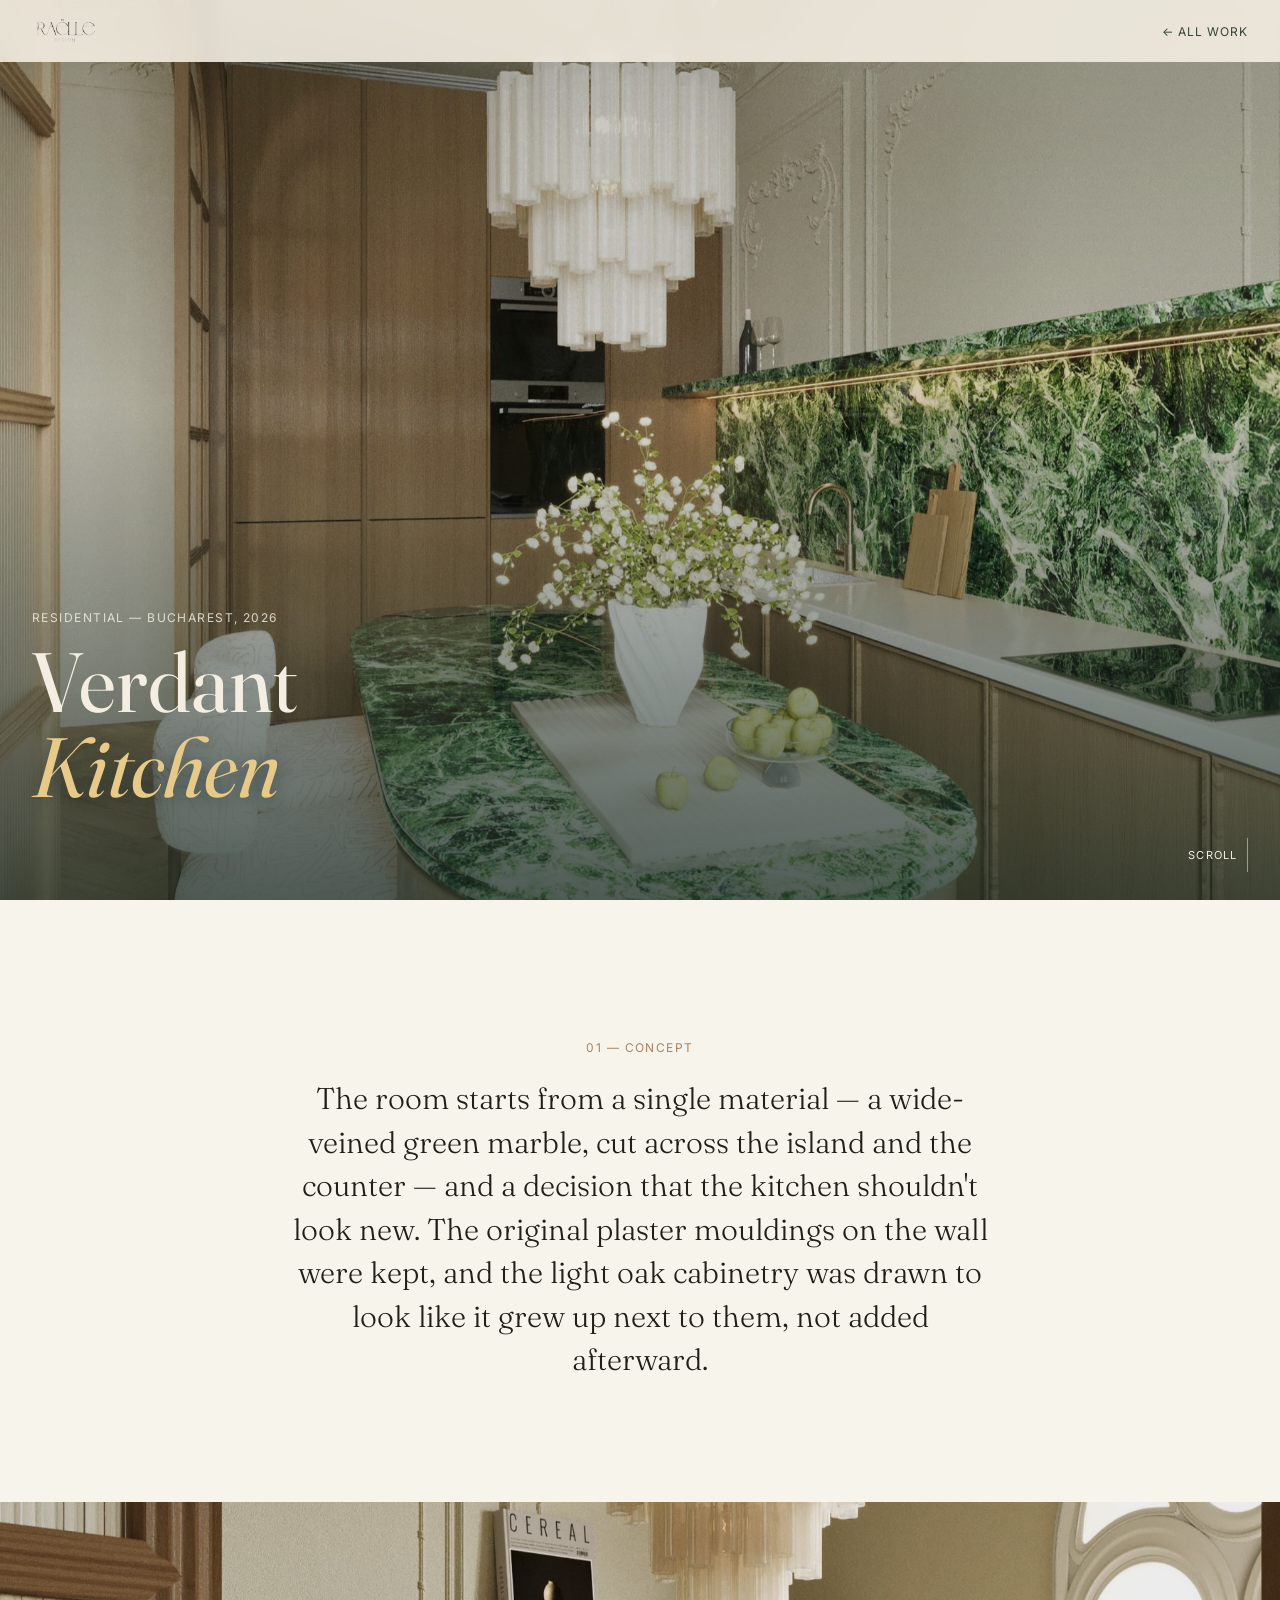
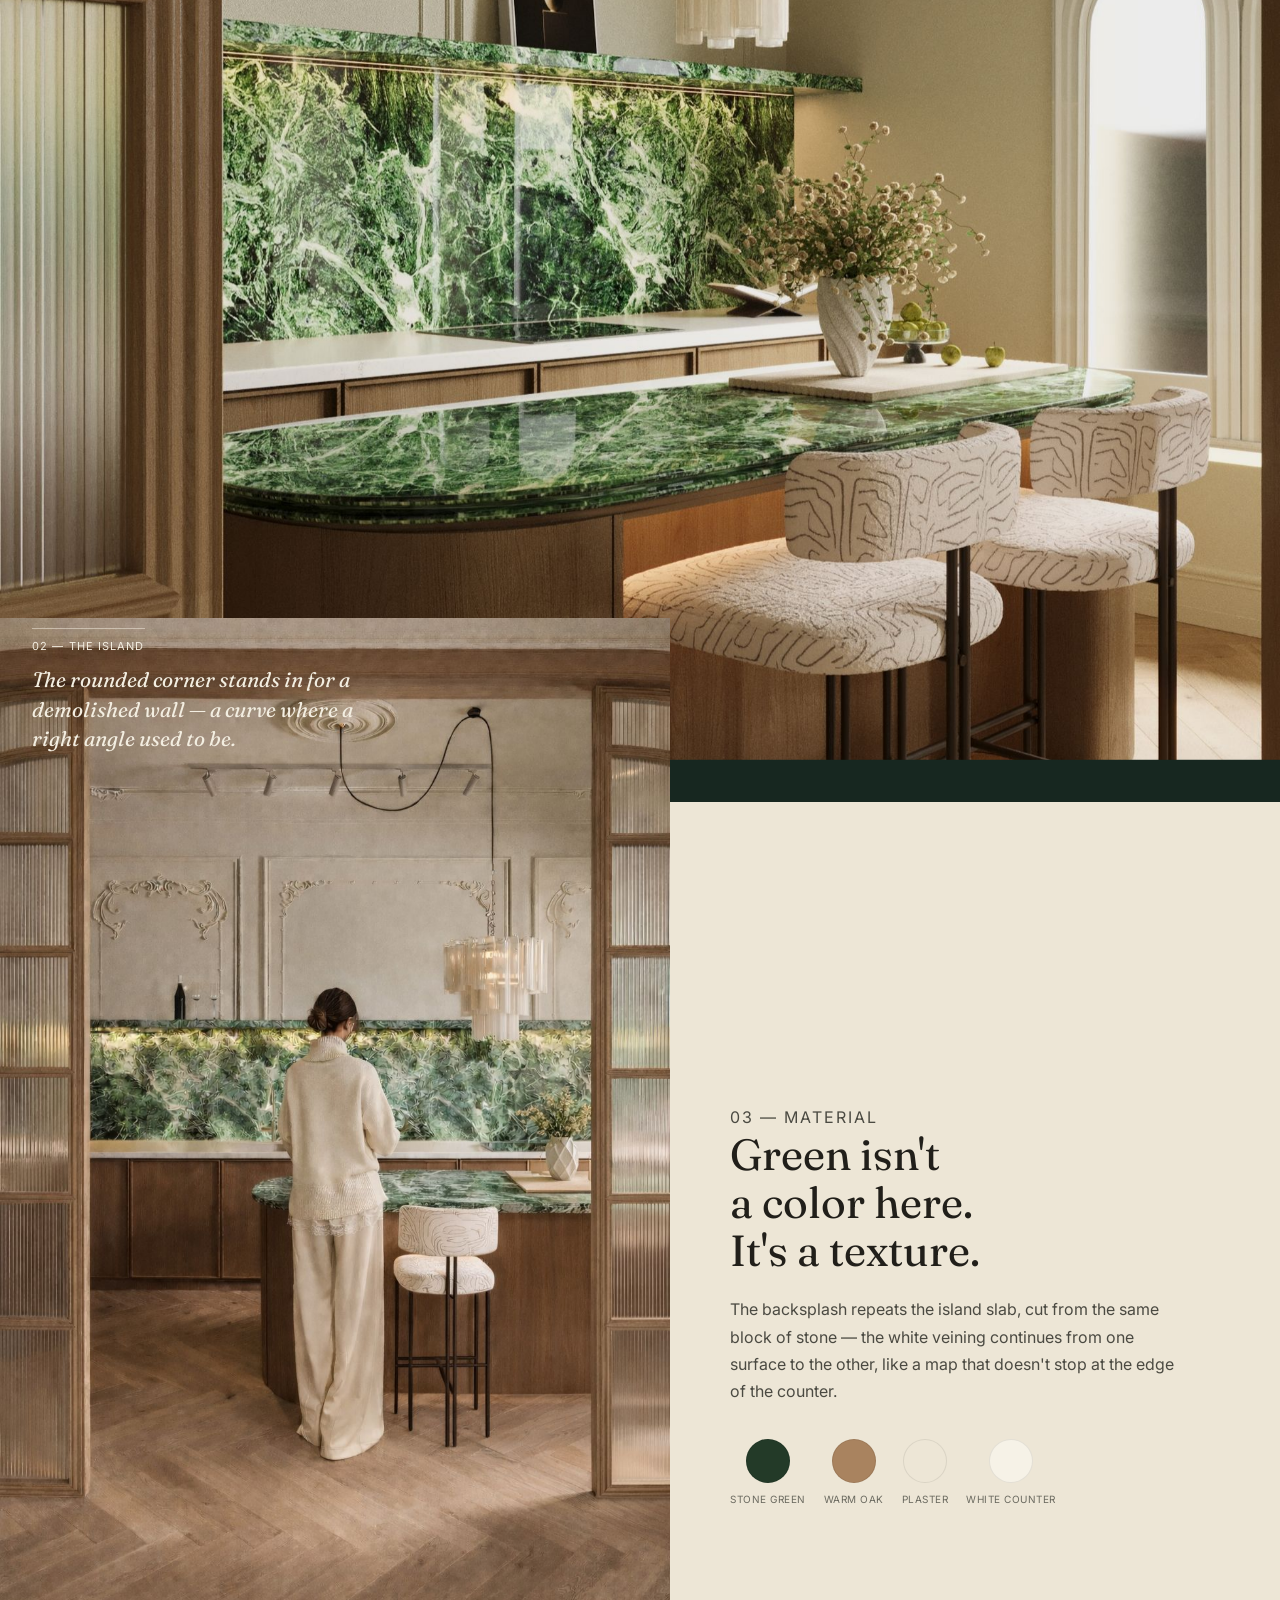
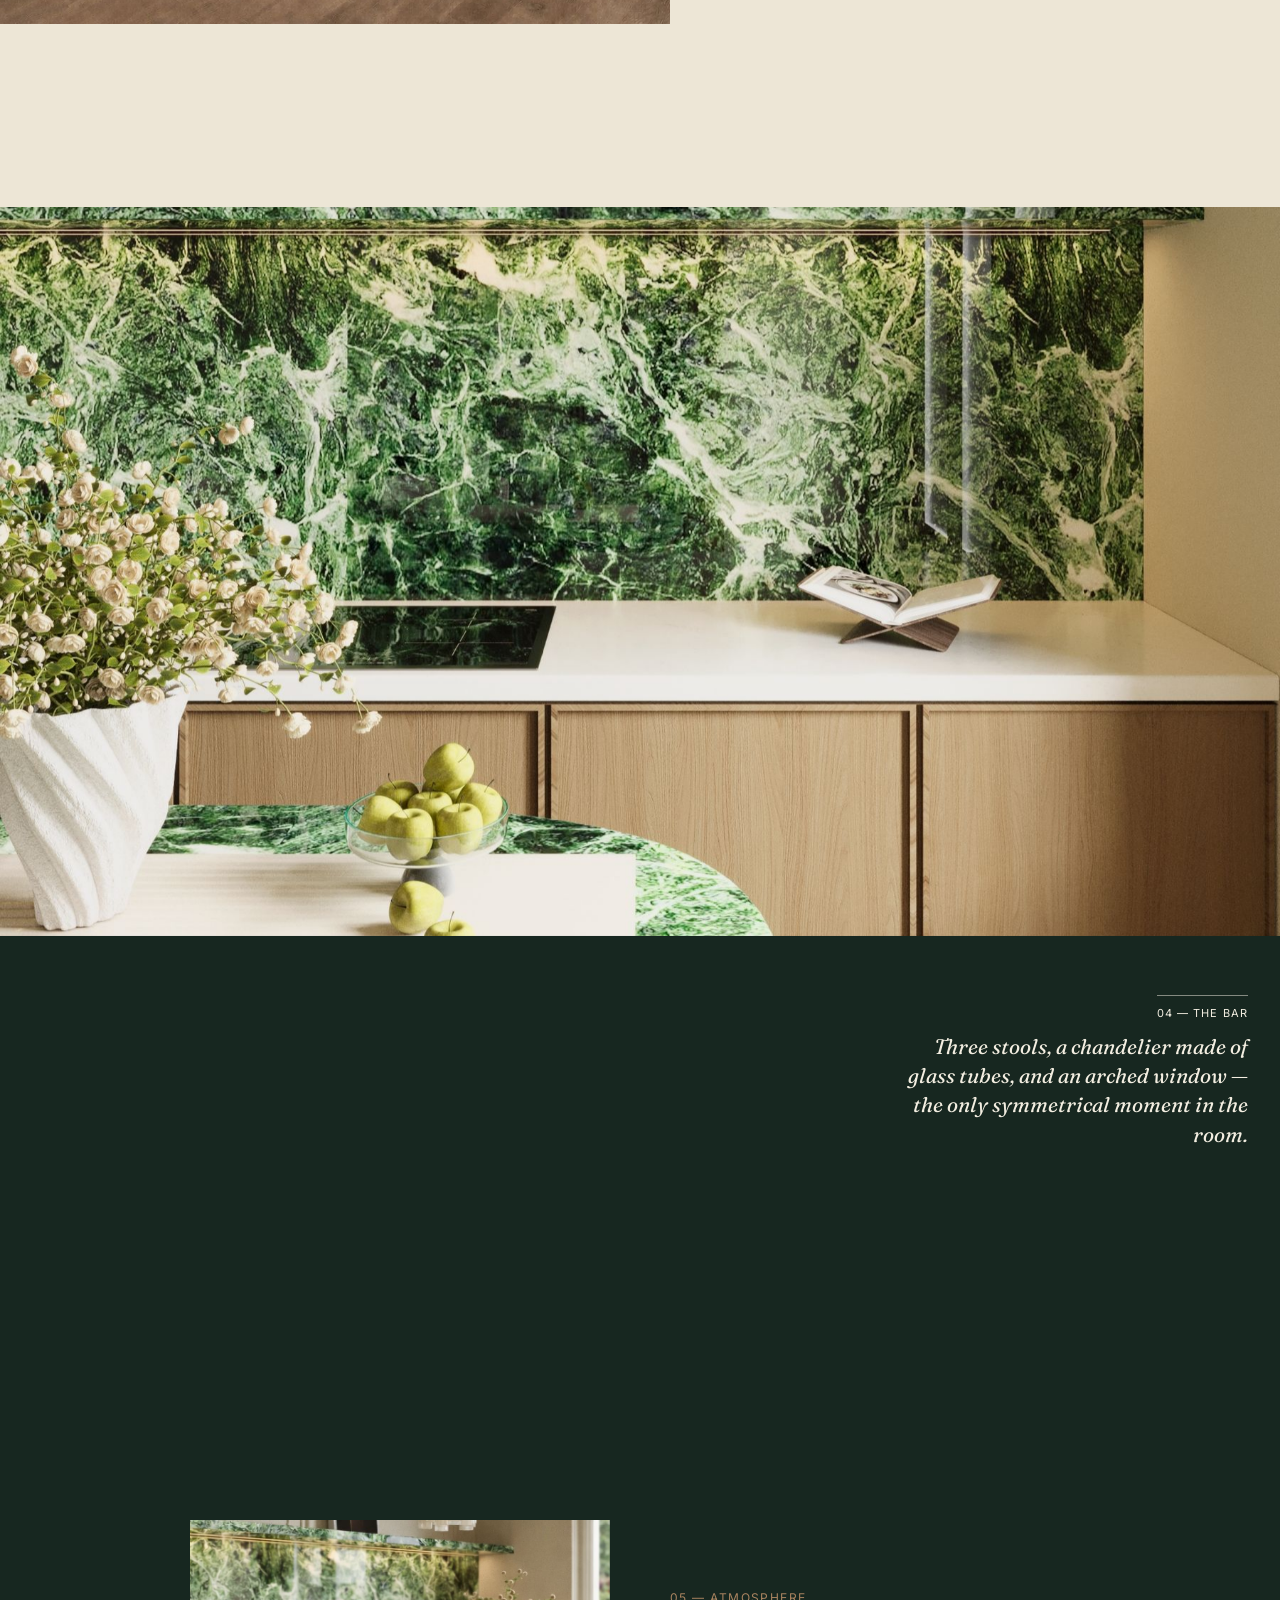
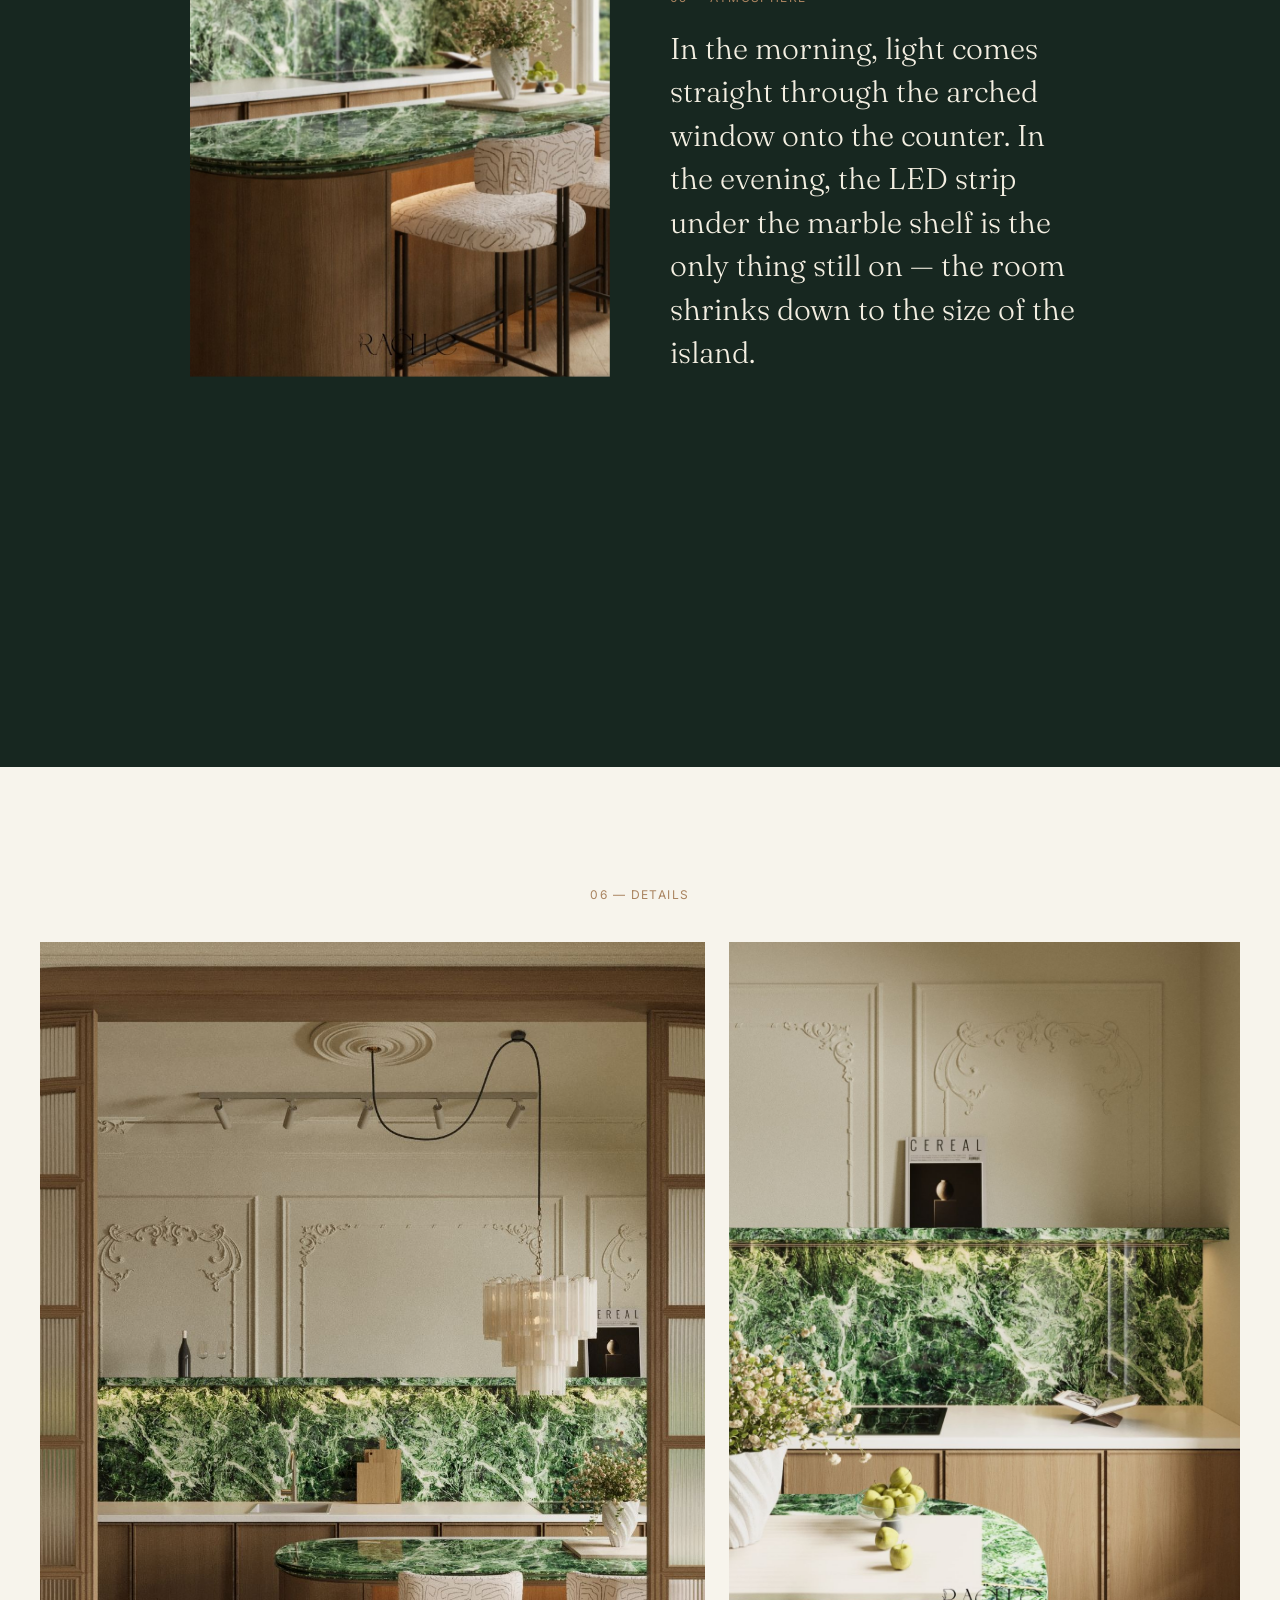
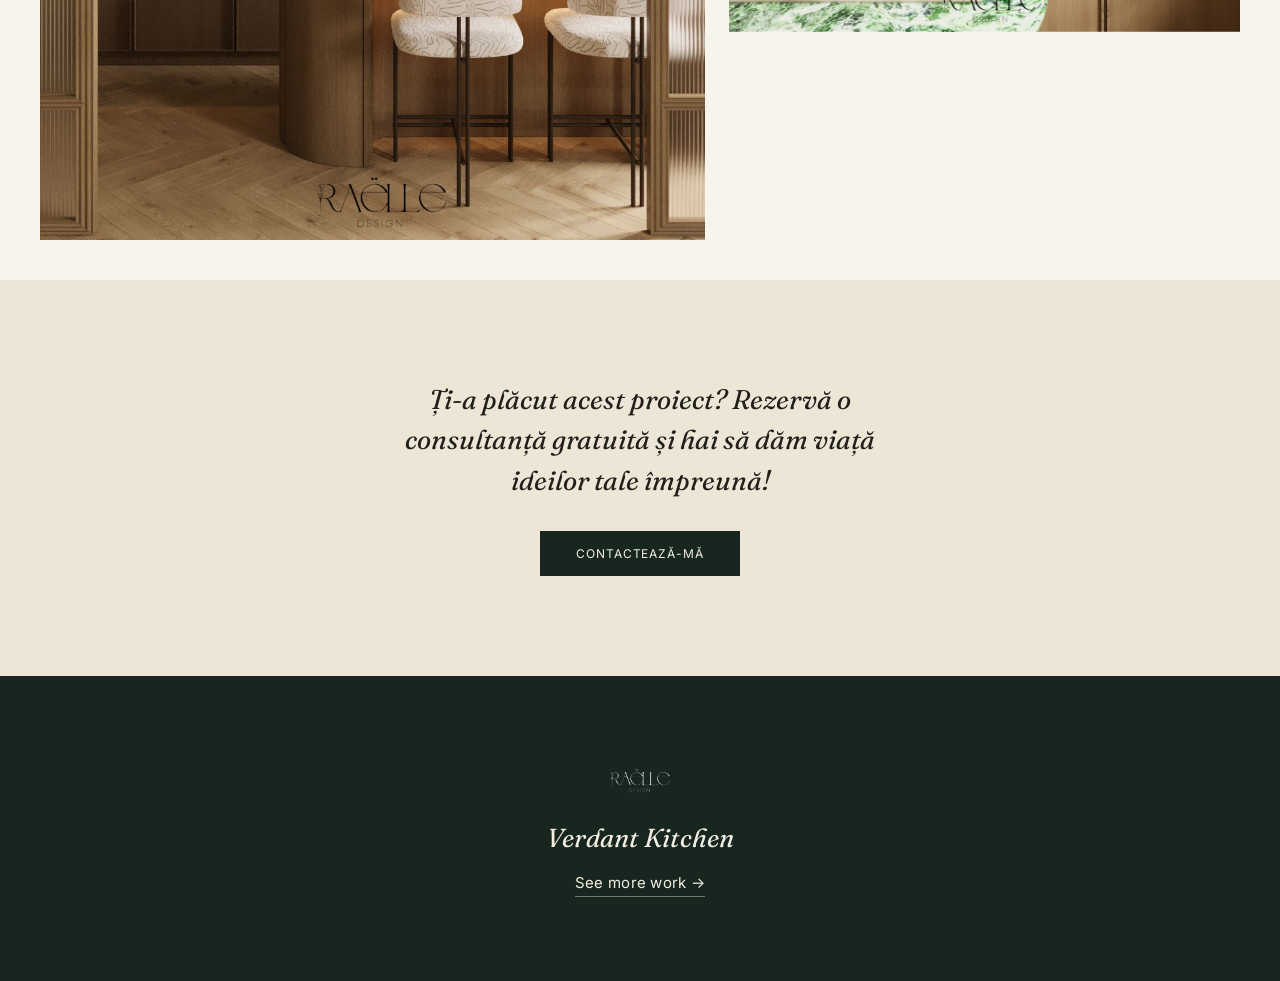
<file: work/verdant-kitchen.html>
<!DOCTYPE html>
<html lang="en">
<head>
<meta charset="UTF-8">
<meta name="viewport" content="width=device-width, initial-scale=1.0">
<title>Verdant Kitchen — Raëlle Design</title>
<link rel="preconnect" href="https://fonts.googleapis.com">
<link rel="preconnect" href="https://fonts.gstatic.com" crossorigin>
<link href="https://fonts.googleapis.com/css2?family=Fraunces:ital,opsz,wght@0,9..144,300;0,9..144,500;1,9..144,400;1,9..144,500&family=Inter:wght@300;400;500&display=swap" rel="stylesheet">
<link rel="stylesheet" href="../style.css">
</head>
<body>

<header class="topbar">
  <a href="../index.html" class="mark"><img src="../images-brand/logo.png" alt="Raëlle Design"></a>
  <a href="../index.html#work" class="topbar-back">&larr; All work</a>
</header>

<!-- HERO -->
<section class="hero" id="hero">
  <div class="hero-media" data-parallax data-speed="0.35">
    <img src="../images/hero.jpg" alt="Kitchen with green marble island and oak cabinetry">
  </div>
  <div class="hero-veil"></div>
  <div class="hero-content">
    <p class="eyebrow">Residential — Bucharest, 2026</p>
    <h1>Verdant<br><em>Kitchen</em></h1>
  </div>
  <div class="scroll-cue">
    <span>scroll</span>
    <div class="scroll-cue-line"></div>
  </div>
</section>

<!-- STATEMENT -->
<section class="statement">
  <p class="statement-eyebrow">01 — Concept</p>
  <p class="statement-text">
    The room starts from a single material — a wide-veined green marble, cut across the island and the counter —
    and a decision that the kitchen shouldn't look new. The original plaster mouldings on the wall were kept, and
    the light oak cabinetry was drawn to look like it grew up next to them, not added afterward.
  </p>
</section>

<!-- FULL BLEED PARALLAX 1 -->
<section class="bleed" id="bleed-1">
  <div class="bleed-media" data-parallax data-speed="0.2">
    <img src="../images/shot-1.jpg" alt="Marble countertop with a vase of flowers, shot from the end of the island">
  </div>
  <div class="bleed-caption" data-reveal>
    <span class="tag">02 — The island</span>
    <p>The rounded corner stands in for a demolished wall — a curve where a right angle used to be.</p>
  </div>
</section>

<!-- MATERIALS TWO-COLUMN -->
<section class="materials">
  <div class="materials-media" data-parallax data-speed="0.15">
    <img src="../images/detail-1.jpg" alt="Macro detail of the green marble slab behind the cooktop">
  </div>
  <div class="materials-text" data-reveal>
    <p class="statement-eyebrow">03 — Material</p>
    <h2>Green isn't<br>a color here.<br>It's a texture.</h2>
    <p>
      The backsplash repeats the island slab, cut from the same block of stone — the white veining continues
      from one surface to the other, like a map that doesn't stop at the edge of the counter.
    </p>
    <ul class="palette-swatches">
      <li style="--sw:#233A28"><span>Stone green</span></li>
      <li style="--sw:#A9835F"><span>Warm oak</span></li>
      <li style="--sw:#EDE6D6"><span>Plaster</span></li>
      <li style="--sw:#F6F2E7"><span>White counter</span></li>
    </ul>
  </div>
</section>

<!-- FULL BLEED PARALLAX 2 -->
<section class="bleed bleed--tall" id="bleed-2">
  <div class="bleed-media" data-parallax data-speed="0.22">
    <img src="../images/shot-2.jpg" alt="Tall green marble bar with cream upholstered stools, under a glass chandelier">
  </div>
  <div class="bleed-caption bleed-caption--right" data-reveal>
    <span class="tag">04 — The bar</span>
    <p>Three stools, a chandelier made of glass tubes, and an arched window — the only symmetrical moment in the room.</p>
  </div>
</section>

<!-- ATMOSPHERE PORTRAIT PIN -->
<section class="atmosphere" id="atmosphere">
  <div class="atmosphere-frame">
    <div class="atmosphere-media" data-parallax data-speed="0.1">
      <img src="../images/atmosphere.jpg" alt="A person standing at the kitchen island, looking down at the counter">
    </div>
  </div>
  <div class="atmosphere-text" data-reveal>
    <p class="statement-eyebrow">05 — Atmosphere</p>
    <p class="statement-text statement-text--light">
      In the morning, light comes straight through the arched window onto the counter. In the evening, the LED
      strip under the marble shelf is the only thing still on — the room shrinks down to the size of the island.
    </p>
  </div>
</section>

<!-- GALLERY -->
<section class="gallery">
  <p class="statement-eyebrow gallery-eyebrow">06 — Details</p>
  <div class="gallery-grid">
    <figure class="g-item g-item--tall" data-reveal>
      <img src="../images/shot-3.jpg" alt="View from the hallway into the kitchen, through double oak and fluted glass doors">
    </figure>
    <figure class="g-item" data-reveal>
      <img src="../images/detail-2.jpg" alt="Countertop detail with green apples, a ceramic vase, and a recipe book">
    </figure>
  </div>
</section>

<section class="project-cta">
  <p>Ți-a plăcut acest proiect? Rezervă o consultanță gratuită și hai să dăm viață ideilor tale împreună!</p>
  <a href="../oferta.html">Contactează-mă</a>
</section>

<footer class="footer">
  <img class="footer-logo" src="../images-brand/logo.png" alt="Raëlle Design">
  <p class="footer-line">Verdant Kitchen</p>
  <a class="footer-email" href="../index.html#work">See more work &rarr;</a>
</footer>

<script src="../script.js"></script>
</body>
</html>
</file>
<file: style.css>
:root{
  --moss: #233A28;
  --moss-deep: #172720;
  --oak: #A9835F;
  --plaster: #EDE6D6;
  --paper: #F7F4EC;
  --ink: #211F1A;
  --cream-ink: #F3EEE1;

  --display: 'Fraunces', serif;
  --body: 'Inter', sans-serif;
}

*{ box-sizing: border-box; }
html{ scroll-behavior: smooth; }
body{
  margin:0;
  background: var(--paper);
  color: var(--ink);
  font-family: var(--body);
  font-weight: 400;
  overflow-x: hidden;
}
img{ display:block; width:100%; height:100%; object-fit:cover; }
a{ color: inherit; text-decoration: none; }
em{ font-style: italic; color: #E7C989; text-shadow: 0 2px 18px rgba(23,39,32,0.55); }

/* ---------- topbar ---------- */
.topbar{
  position: fixed; top:0; left:0; right:0; z-index: 50;
  display:flex; justify-content: space-between; align-items:center;
  padding: 16px 32px;
  font-size: 12px; letter-spacing: 0.08em; text-transform: uppercase;
  color: var(--moss-deep);
  background: rgba(243,238,225,0.9);
  backdrop-filter: blur(10px);
}
.mark{ display:block; line-height: 0; }
.mark img{ height: 30px; width: auto; display:block; }
.topnav{ display:flex; gap: 28px; }
.topnav a{ opacity: 0.85; }
.topnav a:hover{ opacity: 1; }
.topbar-back{ opacity: 0.85; }
.topbar-back:hover{ opacity: 1; }

/* ---------- hero ---------- */
.hero{
  position: relative;
  height: 100svh;
  overflow: hidden;
  background: var(--moss-deep);
}
.hero-media{
  position:absolute; inset: -10% 0 -10% 0;
  will-change: transform;
}
.hero-veil{
  position:absolute; inset:0;
  background: linear-gradient(180deg, rgba(23,39,32,0.25) 0%, rgba(23,39,32,0.15) 45%, rgba(23,39,32,0.75) 100%);
}
.hero-content{
  position: relative; z-index: 2;
  height:100%;
  display:flex; flex-direction:column; justify-content:flex-end;
  padding: 0 32px 90px;
  color: var(--cream-ink);
}
.eyebrow{
  font-size: 12px; letter-spacing: 0.12em; text-transform: uppercase;
  margin: 0 0 14px; opacity: 0.85;
}
.hero h1{
  font-family: var(--display);
  font-weight: 400;
  font-size: clamp(38px, 7vw, 84px);
  line-height: 1.02;
  margin: 0;
  max-width: 16ch;
}
.scroll-cue{
  position:absolute; bottom: 28px; right: 32px; z-index:2;
  display:flex; align-items:center; gap:10px;
  color: var(--cream-ink);
  font-size: 11px; letter-spacing: 0.1em; text-transform: uppercase;
}
.scroll-cue-line{
  width: 1px; height: 34px; background: rgba(243,238,225,0.5);
  position: relative; overflow:hidden;
}
.scroll-cue-line::after{
  content:''; position:absolute; top:-100%; left:0; width:100%; height:100%;
  background: var(--cream-ink);
  animation: cue 2.2s ease-in-out infinite;
}
@keyframes cue{
  0%{ top:-100%; } 60%{ top:100%; } 100%{ top:100%; }
}

/* ---------- statement ---------- */
.statement{
  max-width: 780px;
  margin: 0 auto;
  padding: 140px 32px 120px;
  text-align: center;
}
.statement-eyebrow{
  font-size: 12px; letter-spacing: 0.12em; text-transform: uppercase;
  color: var(--oak);
  margin: 0 0 22px;
}
.statement-text{
  font-family: var(--display);
  font-weight: 300;
  font-size: clamp(21px, 3vw, 30px);
  line-height: 1.45;
  color: var(--ink);
  margin:0;
}
.statement-text--light{ color: var(--cream-ink); }

/* ---------- full bleed parallax sections ---------- */
.bleed{
  position: relative;
  height: 100vh;
  overflow: hidden;
  background: var(--moss-deep);
}
.bleed--tall{ height: 110vh; }
.bleed-media{
  position:absolute; inset: -12% 0 -12% 0;
  will-change: transform;
}
.bleed-caption{
  position: absolute; left: 32px; bottom: 48px; z-index:2;
  max-width: 360px;
  color: var(--cream-ink);
  opacity: 0; transform: translateY(24px);
  transition: opacity 0.9s ease, transform 0.9s ease;
}
.bleed-caption--right{ left: auto; right: 32px; text-align: right; }
.bleed-caption.is-visible{ opacity:1; transform: translateY(0); }
.bleed .tag{
  display:inline-block;
  font-size: 11px; letter-spacing: 0.1em; text-transform: uppercase;
  border-top: 1px solid rgba(243,238,225,0.5);
  padding-top: 10px; margin-bottom: 12px;
}
.bleed p{
  font-family: var(--display); font-style: italic; font-weight: 400;
  font-size: 21px; line-height: 1.4; margin:0;
}

/* ---------- materials two column (case study page) ---------- */
.materials{
  display: grid;
  grid-template-columns: 1.1fr 1fr;
  min-height: 90vh;
  background: var(--plaster);
}
.materials-media{ position:relative; overflow:hidden; will-change: transform; }
.materials-text{
  display:flex; flex-direction: column; justify-content:center;
  padding: 60px 60px;
  opacity:0; transform: translateY(24px);
  transition: opacity 0.9s ease, transform 0.9s ease;
}
.materials-text.is-visible{ opacity:1; transform: translateY(0); }
.materials-text h2{
  font-family: var(--display); font-weight: 400;
  font-size: clamp(30px, 3.4vw, 44px);
  line-height: 1.1; margin: 0 0 22px;
}
.materials-text p{
  font-size: 16px; line-height: 1.7; color: #4B4A42; max-width: 46ch; margin:0;
}
.palette-swatches{
  list-style: none; display:flex; gap: 18px; margin: 34px 0 0; padding:0;
}
.palette-swatches li{
  display:flex; flex-direction: column; align-items:center; gap:10px;
  font-size: 10px; letter-spacing: 0.05em; text-transform: uppercase; color:#6b6a60;
}
.palette-swatches li::before{
  content:''; width: 42px; height: 42px; border-radius: 50%;
  background: var(--sw);
  border: 1px solid rgba(0,0,0,0.08);
}

/* ---------- atmosphere pinned portrait (case study page) ---------- */
.atmosphere{
  position: relative;
  min-height: 130vh;
  background: var(--moss-deep);
  display:flex; align-items:center; justify-content:center;
  padding: 100px 32px;
  gap: 60px;
  flex-wrap: wrap;
}
.atmosphere-frame{
  width: min(420px, 100%);
  aspect-ratio: 4/5;
  overflow: hidden;
  position: sticky; top: 12vh;
}
.atmosphere-media{ width:100%; height: 130%; will-change: transform; }
.atmosphere-text{ max-width: 420px; opacity:0; transform: translateY(24px); transition: opacity 0.9s ease, transform 0.9s ease; }
.atmosphere-text.is-visible{ opacity:1; transform: translateY(0); }
.atmosphere .statement-eyebrow{ color: var(--oak); }

/* ---------- gallery (case study page) ---------- */
.gallery{ padding: 120px 32px 40px; background: var(--paper); }
.gallery-eyebrow{ text-align:center; }
.gallery-grid{
  display:grid; grid-template-columns: 1.3fr 1fr; gap: 24px;
  max-width: 1200px; margin: 40px auto 0;
}
.g-item{ margin:0; overflow:hidden; opacity:0; transform: translateY(30px); transition: opacity 0.8s ease, transform 0.8s ease; }
.g-item.is-visible{ opacity:1; transform: translateY(0); }
.g-item--tall{ aspect-ratio: 4/5.4; }
.g-item:not(.g-item--tall){ aspect-ratio: 4/5.4; }
.g-item img{ transition: transform 0.8s ease; }
.g-item:hover img{ transform: scale(1.045); }

/* ---------- work grid (homepage) ---------- */
.work{ padding: 40px 32px 140px; max-width: 1200px; margin: 0 auto; }
.work-head{ text-align:center; margin-bottom: 56px; }
.work-head h2{
  font-family: var(--display); font-weight: 400;
  font-size: clamp(30px, 4vw, 46px); margin: 0;
}
.work-grid{
  display:grid; grid-template-columns: repeat(2, 1fr); gap: 28px;
}
.work-card{
  display:block; opacity:0; transform: translateY(30px);
  transition: opacity 0.8s ease, transform 0.8s ease;
}
.work-card.is-visible{ opacity:1; transform: translateY(0); }
.work-card-media{
  aspect-ratio: 4/5; overflow:hidden; background: var(--moss-deep);
}
.work-card-media img{ transition: transform 0.7s ease; }
.work-card:hover .work-card-media img{ transform: scale(1.05); }
.work-card-media--empty{
  display:flex; align-items:center; justify-content:center;
  border: 1px dashed rgba(33,31,26,0.25);
  background: transparent;
  color: rgba(33,31,26,0.45);
  font-family: var(--display); font-style: italic; font-size: 18px;
}
.work-card-meta{
  display:flex; justify-content: space-between; align-items:baseline;
  padding-top: 16px;
}
.work-card-title{ font-family: var(--display); font-size: 19px; }
.work-card-tag{ font-size: 11px; letter-spacing: 0.06em; text-transform: uppercase; color: #837f70; }
.work-card--empty{ cursor: default; }

/* ---------- about (homepage) ---------- */
.about{
  display: grid; grid-template-columns: 1fr 1.1fr; min-height: 90vh;
  background: var(--moss-deep); color: var(--cream-ink);
}
.about-media{ position:relative; overflow:hidden; will-change: transform; }
.about-text{
  display:flex; flex-direction:column; justify-content:center;
  padding: 60px 60px;
  opacity:0; transform: translateY(24px);
  transition: opacity 0.9s ease, transform 0.9s ease;
}
.about-text.is-visible{ opacity:1; transform: translateY(0); }
.about-text h2{
  font-family: var(--display); font-weight: 400;
  font-size: clamp(28px, 3.2vw, 40px); line-height: 1.15; margin: 0 0 22px; max-width: 14ch;
}
.about-text p{
  font-size: 16px; line-height: 1.75; color: rgba(243,238,225,0.8); max-width: 48ch;
  margin: 0 0 16px;
}
.about-text .cta-link{
  display:inline-block; margin-top: 8px; font-size: 12px; letter-spacing: 0.1em;
  text-transform: uppercase; border-bottom: 1px solid rgba(243,238,225,0.5); padding-bottom: 4px;
  color: var(--cream-ink);
}

/* ---------- services (homepage) ---------- */
.services{ padding: 130px 32px; max-width: 1200px; margin: 0 auto; }
.services-eyebrow{ text-align:center; }
.services-grid{
  display:grid; grid-template-columns: repeat(4, 1fr); gap: 40px;
  margin-top: 56px;
}
.service{ opacity:0; transform: translateY(24px); transition: opacity 0.8s ease, transform 0.8s ease; }
.service.is-visible{ opacity:1; transform: translateY(0); }
.service-num{
  display:block; font-family: var(--display); font-style: italic;
  color: var(--oak); font-size: 15px; margin-bottom: 18px;
}
.service h3{ font-family: var(--display); font-weight: 500; font-size: 19px; margin: 0 0 10px; }
.service p{ font-size: 14px; line-height: 1.6; color: #5c5a4f; margin:0; }

/* ---------- footer ---------- */
.footer{
  background: var(--moss-deep); color: var(--cream-ink);
  text-align:center; padding: 90px 32px 60px;
}
.footer-logo{ height: 30px; width: auto; margin: 0 auto 26px; display:block; filter: invert(1) brightness(1.7); opacity: 0.92; }
.footer-line{ font-family: var(--display); font-style: italic; font-size: 26px; margin:0 0 18px; }
.footer-email{
  display:inline-block; font-size: 15px; letter-spacing: 0.02em;
  border-bottom: 1px solid rgba(243,238,225,0.4); padding-bottom: 4px; margin-bottom: 24px;
}
.footer-social{ display:flex; justify-content:center; gap: 22px; margin: 0 0 24px; }
.footer-social a{ color: rgba(243,238,225,0.7); transition: color 0.25s ease; }
.footer-social a:hover{ color: var(--cream-ink); }
.footer-sub{ font-size: 12px; opacity:0.55; margin:0; }

/* ---------- about page bio ---------- */
.bio{
  display:grid; grid-template-columns: 0.9fr 1.1fr; gap: 64px;
  max-width: 1180px; margin: 0 auto; padding: 40px 32px 140px; align-items: start;
}
.bio-photo{
  aspect-ratio: 4/5; overflow:hidden; background: var(--moss-deep);
  opacity:0; transform: translateY(24px); transition: opacity 0.9s ease, transform 0.9s ease;
}
.bio-photo.is-visible{ opacity:1; transform: translateY(0); }
.bio-text{
  padding-top: 8px;
  opacity:0; transform: translateY(24px); transition: opacity 0.9s ease, transform 0.9s ease;
}
.bio-text.is-visible{ opacity:1; transform: translateY(0); }
.bio-text h2{
  font-family: var(--display); font-weight: 400; font-style: italic;
  font-size: clamp(28px, 3.4vw, 42px); margin: 0 0 26px; color: var(--ink);
}
.bio-text p{
  font-size: 16px; line-height: 1.8; color: #4B4A42; max-width: 56ch; margin: 0 0 20px;
}
@media (max-width: 860px){
  .bio{ grid-template-columns: 1fr; gap: 32px; padding: 20px 24px 90px; }
}

/* ---------- responsive ---------- */
@media (max-width: 860px){
  .materials{ grid-template-columns: 1fr; }
  .materials-media{ height: 46vh; }
  .materials-text{ padding: 44px 24px; }
  .gallery-grid{ grid-template-columns: 1fr; }
  .atmosphere{ flex-direction: column; padding: 70px 24px; }
  .atmosphere-frame{ position: static; }
  .work-grid{ grid-template-columns: 1fr; }
  .about{ grid-template-columns: 1fr; }
  .about-media{ height: 46vh; }
  .about-text{ padding: 44px 24px; }
  .services-grid{ grid-template-columns: repeat(2, 1fr); gap: 32px; }
  .topnav{ gap: 16px; font-size: 10px; }
}

/* ---------- reduced motion ---------- */
@media (prefers-reduced-motion: reduce){
  html{ scroll-behavior:auto; }
  [data-parallax]{ transform:none !important; }
  .bleed-caption, .materials-text, .atmosphere-text, .g-item, .work-card, .about-text, .service{
    opacity:1 !important; transform:none !important; transition:none !important;
  }
}

/* ================================================================
   PORTFOLIO — placeholder cards (photos coming later)
   ================================================================ */
.work-card-media--placeholder{
  display:flex; align-items:center; justify-content:center;
  background: var(--moss-deep);
  color: rgba(243,238,225,0.55);
  font-family: var(--display); font-style: italic; font-size: 15px;
  text-align: center; padding: 20px;
}
.work-card-status{
  display:inline-block; font-size: 10px; letter-spacing: 0.08em; text-transform: uppercase;
  color: var(--oak); border: 1px solid rgba(169,131,95,0.35); border-radius: 999px;
  padding: 3px 10px; margin-bottom: 10px;
}
.work-card-desc{
  font-size: 13.5px; line-height: 1.6; color: #6b6a60; margin: 6px 0 0; max-width: 42ch;
}
.work-card-note{
  display:block; font-style: italic; font-size: 12px; color: var(--oak); margin-top: 6px;
}

/* ================================================================
   ABOUT / BIO CONTACT LINE (reused on oferta + consultanta pages)
   ================================================================ */
.contact-direct{ display:flex; flex-direction: column; gap: 14px; margin-top: 8px; }
.contact-direct a{
  display:flex; align-items:center; gap: 12px; font-size: 15px; color: var(--ink);
}
.contact-direct svg{ width: 18px; height: 18px; flex-shrink:0; color: var(--oak); }
.contact-direct-label{ display:block; font-size: 11px; text-transform: uppercase; letter-spacing: 0.06em; color: #8a8776; }

/* ================================================================
   PACKAGES
   ================================================================ */
.packages{ background: var(--plaster); padding: 130px 32px; }
.packages-head{ text-align:center; max-width: 640px; margin: 0 auto 56px; }
.packages-head h2{
  font-family: var(--display); font-weight: 400; font-style: italic;
  font-size: clamp(28px, 3.4vw, 40px); margin: 10px 0 16px; color: var(--ink);
}
.packages-head p{ font-size: 15px; line-height: 1.7; color: #5c5a4f; margin:0; }
.packages-grid{
  display:grid; grid-template-columns: repeat(3, 1fr); gap: 26px;
  max-width: 1200px; margin: 0 auto; align-items: stretch;
}
.package-card{
  background: var(--paper); border: 1px solid rgba(33,31,26,0.1);
  padding: 40px 30px; display:flex; flex-direction: column;
  opacity:0; transform: translateY(24px); transition: opacity 0.8s ease, transform 0.8s ease;
}
.package-card.is-visible{ opacity:1; transform: translateY(0); }
.package-card--featured{ border-color: var(--oak); position: relative; }
.package-card--featured::before{
  content: 'Complet'; position:absolute; top: -12px; right: 24px;
  background: var(--oak); color: var(--cream-ink); font-size: 10px; letter-spacing: 0.08em;
  text-transform: uppercase; padding: 4px 12px; border-radius: 999px;
}
.package-name{
  font-size: 11px; letter-spacing: 0.12em; text-transform: uppercase; color: var(--oak); margin: 0 0 12px;
}
.package-title{ font-family: var(--display); font-size: 22px; font-weight: 500; margin: 0 0 14px; color: var(--ink); }
.package-desc{ font-size: 13.5px; line-height: 1.65; color: #6b6a60; margin: 0 0 24px; min-height: 60px; }
.package-price{ font-family: var(--display); font-size: 32px; color: var(--ink); margin: 0 0 4px; }
.package-price small{ font-family: var(--body); font-size: 13px; color: #8a8776; }
.package-price--custom{ font-size: 19px; font-style: italic; font-family: var(--display); line-height: 1.35; }
.package-price-note{ font-size: 11px; color: #8a8776; margin: 0 0 26px; }
.package-list{ list-style: none; margin: 0 0 30px; padding: 0; flex-grow: 1; }
.package-list li{
  display:flex; gap: 10px; align-items: flex-start;
  font-size: 13.5px; line-height: 1.55; padding: 7px 0; color: #4B4A42;
  border-bottom: 1px solid rgba(33,31,26,0.06);
}
.package-list li svg{ width: 15px; height: 15px; flex-shrink:0; margin-top: 2px; }
.package-list li.is-excluded{ color: #a8a598; }
.package-list li.is-excluded svg{ color: #c2bfae; }
.package-list li:not(.is-excluded) svg{ color: var(--moss); }
.package-cta{
  display:block; text-align:center; padding: 14px 20px;
  background: var(--moss-deep); color: var(--cream-ink);
  font-size: 12px; letter-spacing: 0.08em; text-transform: uppercase;
  transition: background 0.25s ease;
}
.package-cta:hover{ background: var(--moss); }

/* ================================================================
   PRIVATE CONSULTATION — homepage banner
   ================================================================ */
.consult-banner{
  background: var(--moss-deep); color: var(--cream-ink);
  text-align:center; padding: 110px 32px;
}
.consult-banner p.statement-eyebrow{ color: var(--oak); }
.consult-banner h2{
  font-family: var(--display); font-weight: 400; font-style: italic;
  font-size: clamp(30px, 4.4vw, 52px); margin: 8px 0 20px;
}
.consult-banner p.consult-sub{
  max-width: 480px; margin: 0 auto 36px; font-size: 15px; line-height: 1.7; color: rgba(243,238,225,0.75);
}
.consult-banner-btn{
  display:inline-block; padding: 18px 40px;
  background: var(--oak); color: var(--moss-deep);
  font-size: 13px; letter-spacing: 0.1em; text-transform: uppercase; font-weight: 500;
  transition: background 0.25s ease, transform 0.25s ease;
}
.consult-banner-btn:hover{ background: #C7A276; transform: translateY(-2px); }

/* ================================================================
   FAQ (accordion)
   ================================================================ */
.faq{ max-width: 780px; margin: 0 auto; padding: 120px 32px; }
.faq-head{ text-align:center; margin-bottom: 50px; }
.faq-head h2{
  font-family: var(--display); font-weight: 400; font-style: italic;
  font-size: clamp(28px, 3.4vw, 38px); margin: 8px 0 0; color: var(--ink);
}
.faq-list{ border-top: 1px solid rgba(33,31,26,0.14); }
.faq-item{ border-bottom: 1px solid rgba(33,31,26,0.14); }
.faq-question{
  width:100%; display:flex; justify-content: space-between; align-items:center; gap: 20px;
  background:none; border:none; cursor:pointer; text-align:left;
  padding: 26px 4px; font-family: var(--body); font-size: 16px; color: var(--ink);
}
.faq-icon{
  flex-shrink:0; width: 22px; height: 22px; position: relative;
  transition: transform 0.3s ease;
}
.faq-icon::before, .faq-icon::after{
  content:''; position:absolute; background: var(--moss-deep); border-radius: 2px;
}
.faq-icon::before{ top: 50%; left: 0; width: 100%; height: 1.5px; transform: translateY(-50%); }
.faq-icon::after{ left: 50%; top: 0; height: 100%; width: 1.5px; transform: translateX(-50%); transition: opacity 0.25s ease; }
.faq-item.is-open .faq-icon{ transform: rotate(45deg); }
.faq-answer{
  max-height: 0; overflow: hidden; transition: max-height 0.4s ease;
}
.faq-answer p{
  margin: 0 4px 26px; font-size: 14.5px; line-height: 1.75; color: #5c5a4f; max-width: 62ch;
}

/* ================================================================
   PAGE HERO (shared: oferta.html, consultanta.html)
   ================================================================ */
.page-hero{ max-width: 720px; margin: 0 auto; padding: 160px 32px 20px; text-align:center; }
.page-hero h1{
  font-family: var(--display); font-weight: 400; font-style: italic;
  font-size: clamp(32px, 5vw, 52px); margin: 10px 0 18px; color: var(--ink);
}
.page-hero p{ font-size: 16px; line-height: 1.7; color: #5c5a4f; margin:0; }

/* ================================================================
   OFERTA (quote request form)
   ================================================================ */
.quote-wrap{
  display:grid; grid-template-columns: 1.2fr 0.8fr; gap: 60px;
  max-width: 1080px; margin: 60px auto 140px; padding: 0 32px; align-items: start;
}
.quote-form{ display:flex; flex-direction: column; gap: 20px; }
.form-field{ display:flex; flex-direction: column; gap: 8px; }
.form-field label{ font-size: 12px; letter-spacing: 0.06em; text-transform: uppercase; color: #8a8776; }
.form-field input, .form-field textarea{
  font-family: var(--body); font-size: 15px; color: var(--ink);
  border: none; border-bottom: 1px solid rgba(33,31,26,0.25);
  background: transparent; padding: 10px 2px; resize: vertical;
}
.form-field input:focus, .form-field textarea:focus{ outline: none; border-color: var(--moss); }
.form-hint{ font-size: 12.5px; color: #8a8776; margin: -8px 0 0; }
.form-submit{
  align-self: flex-start; margin-top: 10px; padding: 15px 34px;
  background: var(--moss-deep); color: var(--cream-ink); border: none; cursor: pointer;
  font-family: var(--body); font-size: 13px; letter-spacing: 0.08em; text-transform: uppercase;
  transition: background 0.25s ease;
}
.form-submit:hover{ background: var(--moss); }
.quote-direct{ padding-top: 8px; }
.quote-direct h3{
  font-family: var(--display); font-style: italic; font-weight: 400; font-size: 20px;
  margin: 0 0 20px; color: var(--ink);
}

/* ================================================================
   CONSULTANTA (private consultation sales page)
   ================================================================ */
.consult-price-block{ text-align:center; padding: 0 32px 60px; }
.consult-price-block .price{ font-family: var(--display); font-size: 48px; color: var(--ink); margin: 0; }
.consult-price-block .price-sub{ font-size: 15px; color: #5c5a4f; margin: 6px 0 0; }

.consult-main{
  display:grid; grid-template-columns: 1.3fr 0.9fr; gap: 60px;
  max-width: 1140px; margin: 0 auto 100px; padding: 0 32px; align-items: start;
}
.consult-check-list{ list-style:none; margin: 0 0 50px; padding:0; }
.consult-check-list li{
  display:flex; gap: 12px; align-items:flex-start; padding: 12px 0;
  border-bottom: 1px solid rgba(33,31,26,0.08); font-size: 14.5px; line-height: 1.6; color: #4B4A42;
}
.consult-check-list li svg{ width: 16px; height: 16px; flex-shrink:0; margin-top: 3px; color: var(--moss); }
.consult-check-list li strong{ color: var(--ink); }

.consult-steps{ margin-top: 10px; }
.consult-steps h3, .consult-sidebar h3{
  font-family: var(--display); font-style: italic; font-weight: 400; font-size: 20px;
  margin: 0 0 26px; color: var(--ink);
}
.consult-step{ display:flex; gap: 18px; margin-bottom: 28px; }
.consult-step-num{
  font-family: var(--display); font-style: italic; color: var(--oak); font-size: 18px; flex-shrink:0; width: 40px;
}
.consult-step p{ margin: 4px 0 0; font-size: 14px; line-height: 1.6; color: #5c5a4f; }
.consult-step strong{ display:block; color: var(--ink); font-size: 15px; margin-bottom: 4px; }

.consult-sidebar{
  background: var(--plaster); padding: 34px 30px; position: sticky; top: 100px;
}
.consult-sidebar-step{ padding: 16px 0; border-bottom: 1px solid rgba(33,31,26,0.1); }
.consult-sidebar-step:last-child{ border-bottom:none; }
.consult-sidebar-step .num{ font-size: 11px; letter-spacing: 0.06em; text-transform: uppercase; color: var(--oak); }
.consult-sidebar-step p{ margin: 6px 0 0; font-size: 13px; line-height: 1.55; color: #5c5a4f; }

.consult-testimonial{
  max-width: 640px; margin: 0 auto 90px; padding: 0 32px; text-align:center;
}
.consult-testimonial .stars{ color: var(--oak); font-size: 18px; letter-spacing: 4px; margin-bottom: 18px; }
.consult-testimonial p{
  font-family: var(--display); font-style: italic; font-size: 20px; line-height: 1.55; color: var(--ink); margin:0;
}

.consult-cta{ text-align:center; padding: 0 32px 140px; }
.consult-cta-btn{
  display:inline-block; padding: 20px 48px;
  background: var(--moss-deep); color: var(--cream-ink);
  font-size: 13px; letter-spacing: 0.1em; text-transform: uppercase;
  transition: background 0.25s ease, transform 0.25s ease;
}
.consult-cta-btn:hover{ background: var(--moss); transform: translateY(-2px); }
.consult-cta-note{ margin: 18px 0 0; font-size: 12.5px; color: #8a8776; }

/* ================================================================
   PROJECT CLOSING CTA (shared — used on verdant-kitchen.html)
   ================================================================ */
.project-cta{
  text-align:center; padding: 100px 32px; background: var(--plaster);
}
.project-cta p{
  font-family: var(--display); font-style: italic; font-size: clamp(20px, 2.6vw, 27px);
  color: var(--ink); max-width: 520px; margin: 0 auto 30px; line-height: 1.5;
}
.project-cta a{
  display:inline-block; padding: 15px 36px; background: var(--moss-deep); color: var(--cream-ink);
  font-size: 12px; letter-spacing: 0.08em; text-transform: uppercase;
  transition: background 0.25s ease;
}
.project-cta a:hover{ background: var(--moss); }

/* ---------- responsive: new sections ---------- */
@media (max-width: 900px){
  .packages-grid{ grid-template-columns: 1fr; }
  .quote-wrap{ grid-template-columns: 1fr; gap: 40px; }
  .consult-main{ grid-template-columns: 1fr; }
  .consult-sidebar{ position: static; }
}

/* ---------- reduced motion: new sections ---------- */
@media (prefers-reduced-motion: reduce){
  .package-card{ opacity:1 !important; transform:none !important; transition:none !important; }
}
</file>
<file: work/bordeaux-apartment/style.css>
:root{
  --ink: #150A0C;
  --wine-deep: #240D14;
  --wine: #3D1420;
  --wine-soft: #5C2230;
  --brass: #C9A46B;
  --brass-dim: rgba(201,164,107,0.4);
  --parchment: #EFE1D2;
  --blush: #D9AFA0;

  --display: 'Cormorant', serif;
  --label: 'Work Sans', sans-serif;

  --arch: clamp(70px, 11vw, 200px);
}

*{ box-sizing: border-box; }
html{ scroll-behavior: smooth; }
body{
  margin:0;
  background: var(--ink);
  color: var(--parchment);
  font-family: var(--label);
  font-weight: 300;
  overflow-x: hidden;
}
img{ display:block; width:100%; height:100%; object-fit:cover; }
a{ color: inherit; text-decoration: none; }
em{ font-style: italic; color: var(--blush); }
h1, h2{ font-family: var(--display); font-weight: 500; margin:0; }

/* ---------- topbar ---------- */
.bx-topbar{
  position: fixed; top:0; left:0; right:0; z-index: 60;
  display:flex; justify-content: space-between; align-items:center;
  padding: 20px 32px;
  font-family: var(--label);
  font-size: 11px; letter-spacing: 0.14em; text-transform: uppercase;
  color: var(--parchment);
  mix-blend-mode: normal;
}
.bx-mark{ display:block; line-height: 0; }
.bx-mark img{ height: 28px; width: auto; display:block; filter: invert(1) brightness(1.8); opacity: 0.95; }
.bx-back{ opacity: 0.75; }
.bx-back:hover{ opacity: 1; }

/* ---------- room index (sticky wayfinding) ---------- */
.bx-index{
  position: sticky; top: 0; z-index: 40;
  display:flex; justify-content:center; gap: 26px; flex-wrap: wrap;
  background: rgba(21,10,12,0.92);
  backdrop-filter: blur(6px);
  border-bottom: 1px solid var(--brass-dim);
  padding: 64px 24px 14px;
  font-family: var(--display); font-style: italic; font-size: 15px;
}
.bx-index a{ color: var(--blush); opacity: 0.6; transition: opacity 0.3s ease; white-space: nowrap; }
.bx-index a:hover{ opacity: 1; }
.bx-index a span{ font-family: var(--label); font-style: normal; font-size: 10px; letter-spacing: 0.1em; text-transform: uppercase; margin-left: 6px; opacity: 0.8; }

/* ---------- hero ---------- */
.bx-hero{
  min-height: 100svh;
  display:flex; flex-direction: column; align-items:center; justify-content:center;
  padding: 140px 24px 80px;
  text-align:center;
  background:
    radial-gradient(ellipse at 50% 0%, var(--wine) 0%, transparent 60%),
    var(--ink);
}
.bx-hero-frame{ width: min(420px, 82vw); margin-bottom: 40px; }
.bx-hero .bx-arch{
  aspect-ratio: 3/4;
  border-radius: var(--arch) var(--arch) 0 0;
  overflow: hidden;
  border: 1px solid var(--brass-dim);
  box-shadow: 0 30px 80px rgba(0,0,0,0.5);
}
.bx-eyebrow{
  font-size: 11px; letter-spacing: 0.16em; text-transform: uppercase;
  color: var(--brass); margin: 0 0 16px;
}
.bx-hero h1{
  font-size: clamp(40px, 8vw, 78px);
  line-height: 1.02;
}
.bx-hero-sub{
  max-width: 34ch; margin: 22px auto 0;
  font-size: 15px; line-height: 1.7; color: rgba(239,225,210,0.7);
}

/* ---------- arch frame (signature element) ---------- */
.bx-arch{
  position: relative; overflow:hidden; will-change: transform;
}
.bx-arch img{ transform: scale(1.08); }

/* ---------- room sections ---------- */
.bx-room{
  display:grid; grid-template-columns: 1fr 1fr; align-items:center; gap: 60px;
  max-width: 1180px; margin: 0 auto; padding: 130px 32px;
}
.bx-room-frame{ position:relative; }
.bx-room-frame--right{ order: 2; }
.bx-room-frame .bx-arch{
  aspect-ratio: 3/4;
  border-radius: var(--arch) var(--arch) 0 0;
  border: 1px solid var(--brass-dim);
}
.bx-caption{
  margin: 16px 4px 0; font-family: var(--display); font-style: italic;
  font-size: 14px; color: var(--blush); opacity: 0.85;
}
.bx-room-text{
  opacity: 0; transform: translateY(26px);
  transition: opacity 0.9s ease, transform 0.9s ease;
}
.bx-room-text.bx-visible{ opacity: 1; transform: translateY(0); }
.bx-numeral{
  display:block; font-family: var(--display); font-style: italic; font-weight: 500;
  font-size: 15px; color: var(--brass); margin-bottom: 8px;
}
.bx-room-text h2{
  font-size: clamp(28px, 3.2vw, 42px); line-height: 1.12; margin: 6px 0 20px;
}
.bx-room-text p:not(.bx-eyebrow){
  font-size: 16px; line-height: 1.75; color: rgba(239,225,210,0.75); max-width: 42ch; margin:0;
}

/* ---------- full-bleed panels ---------- */
.bx-panel{
  position: relative;
  height: 90vh;
  overflow: hidden;
  background: var(--wine-deep);
  display:flex; align-items:flex-end;
}
.bx-panel--tall{ height: 105vh; }
.bx-panel-media{
  position:absolute; inset: -12% 0 -12% 0;
  will-change: transform;
}
.bx-panel-media::after{
  content:''; position:absolute; inset:0;
  background: linear-gradient(180deg, rgba(21,10,12,0) 40%, rgba(21,10,12,0.85) 100%);
}
.bx-panel-line{
  position: relative; z-index: 2;
  max-width: 520px;
  margin: 0 0 56px 32px;
  font-family: var(--display); font-style: italic; font-weight: 400;
  font-size: clamp(20px, 2.6vw, 27px); line-height: 1.4;
  color: var(--parchment);
}

/* ---------- details grid ---------- */
.bx-details{ padding: 130px 32px 40px; text-align:center; }
.bx-details-eyebrow{ margin-bottom: 50px; }
.bx-details-grid{
  display:grid; grid-template-columns: repeat(2, 1fr); gap: 40px;
  max-width: 900px; margin: 0 auto;
}
.bx-arch--grid{
  aspect-ratio: 4/5;
  border-radius: var(--arch) var(--arch) 0 0;
  border: 1px solid var(--brass-dim);
  opacity: 0; transform: translateY(24px);
  transition: opacity 0.8s ease, transform 0.8s ease;
}
.bx-arch--grid.bx-visible{ opacity:1; transform: translateY(0); }

/* ---------- footer ---------- */
.bx-footer{
  text-align:center; padding: 100px 32px 60px;
  border-top: 1px solid var(--brass-dim);
  margin-top: 60px;
}
.bx-footer-logo{ height: 28px; width: auto; margin: 0 auto 24px; display:block; filter: invert(1) brightness(1.8); opacity: 0.9; }
.bx-footer-line{ font-family: var(--display); font-style: italic; font-size: 24px; margin: 0 0 16px; }
.bx-footer-link{
  font-size: 13px; letter-spacing: 0.06em; color: var(--brass);
  border-bottom: 1px solid var(--brass-dim); padding-bottom: 3px;
}

.bx-project-cta{
  text-align:center; padding: 100px 32px 0;
}
.bx-project-cta p{
  font-family: var(--display); font-style: italic; font-weight: 400;
  font-size: clamp(19px, 2.4vw, 25px); line-height: 1.5; color: var(--parchment);
  max-width: 520px; margin: 0 auto 28px;
}
.bx-project-cta a{
  display:inline-block; padding: 15px 36px; background: var(--brass); color: var(--ink);
  font-size: 12px; letter-spacing: 0.08em; text-transform: uppercase; font-family: var(--label);
  transition: opacity 0.25s ease;
}
.bx-project-cta a:hover{ opacity: 0.85; }

/* ---------- responsive ---------- */
@media (max-width: 860px){
  .bx-room{ grid-template-columns: 1fr; gap: 34px; padding: 90px 24px; }
  .bx-room-frame--right{ order: 0; }
  .bx-index{ gap: 16px; font-size: 13px; padding: 56px 16px 14px; }
  .bx-details-grid{ grid-template-columns: 1fr; }
  .bx-panel-line{ margin: 0 0 40px 20px; }
}

/* ---------- reduced motion ---------- */
@media (prefers-reduced-motion: reduce){
  html{ scroll-behavior:auto; }
  [data-bx-parallax]{ transform:none !important; }
  .bx-room-text, .bx-arch--grid{
    opacity:1 !important; transform:none !important; transition:none !important;
  }
}
</file>
<file: work/oak-house/style.css>
:root{
  --oh-paper: #F7F4EE;
  --oh-linen: #EDE7DA;
  --oh-ink: #2B2118;
  --oh-ink-soft: #635B4C;
  --oh-oak: #C8A876;
  --oh-walnut: #4A3626;
  --oh-sage: #8B9A7C;
  --oh-green: #39492E;
  --oh-green-deep: #263120;
  --oh-cream: #F7F4EE;

  --oh-display: 'Newsreader', serif;
  --oh-body: 'Manrope', sans-serif;
}

*{ box-sizing: border-box; }
html{ scroll-behavior: smooth; }
body{
  margin:0;
  background: var(--oh-paper);
  color: var(--oh-ink);
  font-family: var(--oh-body);
  font-weight: 400;
  overflow-x: hidden;
}
img{ display:block; width:100%; height:100%; object-fit:cover; }
a{ color: inherit; text-decoration: none; }
em{ font-style: italic; color: var(--oh-sage); }

/* ---------- topbar ---------- */
.oh-topbar{
  position: fixed; top:0; left:0; right:0; z-index: 50;
  display:flex; justify-content: space-between; align-items:center;
  padding: 16px 32px;
  font-size: 11px; letter-spacing: 0.12em; text-transform: uppercase;
  color: var(--oh-ink);
  background: rgba(247,244,238,0.9);
  backdrop-filter: blur(10px);
}
.oh-mark{ display:block; line-height: 0; }
.oh-mark img{ height: 28px; width: auto; display:block; }
.oh-back{ opacity: 0.8; }
.oh-back:hover{ opacity: 1; }

/* ---------- hero ---------- */
.oh-hero{ position: relative; height: 100svh; overflow: hidden; background: var(--oh-walnut); }
.oh-hero-media{ position:absolute; inset: -10% 0 -10% 0; will-change: transform; }
.oh-hero-veil{
  position:absolute; inset:0;
  background: linear-gradient(180deg, rgba(43,33,24,0.15) 0%, rgba(43,33,24,0.1) 45%, rgba(43,33,24,0.7) 100%);
}
.oh-hero-content{
  position: relative; z-index: 2; height:100%;
  display:flex; flex-direction:column; justify-content:flex-end;
  padding: 0 32px 90px; color: var(--oh-cream);
}
.oh-eyebrow{
  font-size: 11px; letter-spacing: 0.14em; text-transform: uppercase;
  margin: 0 0 14px; opacity: 0.85;
}
.oh-hero h1{
  font-family: var(--oh-display); font-weight: 500; font-style: normal;
  font-size: clamp(44px, 8vw, 96px); line-height: 1; margin: 0;
}

/* ---------- divider rule (signature: quiet vertical hairline pair) ---------- */
.oh-rule{ position: relative; height: 90px; background: var(--oh-paper); }
.oh-rule::before, .oh-rule::after{
  content:''; position:absolute; top:0; bottom:0; width: 1px;
  background: rgba(43,33,24,0.15);
}
.oh-rule::before{ left: calc(50% - 10px); }
.oh-rule::after{ left: calc(50% + 10px); }
.oh-rule--light::before, .oh-rule--light::after{ background: rgba(247,244,238,0.2); }

/* ---------- statement ---------- */
.oh-statement{ max-width: 720px; margin: 0 auto; padding: 40px 32px; text-align: center; }
.oh-statement-text{
  font-family: var(--oh-display); font-weight: 300; font-style: italic;
  font-size: clamp(20px, 2.6vw, 27px); line-height: 1.55; color: var(--oh-ink); margin:0;
}
.oh-statement-text--light{ color: var(--oh-cream); }

/* ---------- room (alternating image + text) ---------- */
.oh-room{
  display:grid; grid-template-columns: 1.1fr 1fr; align-items:center; gap: 56px;
  max-width: 1180px; margin: 0 auto; padding: 60px 32px;
}
.oh-room--reverse{ direction: rtl; }
.oh-room--reverse > *{ direction: ltr; }
.oh-room-media{ aspect-ratio: 4/5; overflow:hidden; will-change: transform; background: var(--oh-linen); }
.oh-room-text{ opacity:0; transform: translateY(24px); transition: opacity 0.9s ease, transform 0.9s ease; }
.oh-room-text.oh-visible{ opacity:1; transform: translateY(0); }
.oh-numeral{
  display:block; font-family: var(--oh-display); font-style: italic; font-weight: 500;
  font-size: 14px; color: var(--oh-sage); margin-bottom: 6px;
}
.oh-room-text h2{
  font-family: var(--oh-display); font-weight: 500;
  font-size: clamp(26px, 3vw, 38px); line-height: 1.15; margin: 6px 0 20px;
}
.oh-room-text p:not(.oh-eyebrow){
  font-size: 15px; line-height: 1.75; color: var(--oh-ink-soft); max-width: 40ch; margin:0;
}

/* ---------- full bleed panels ---------- */
.oh-bleed{ position: relative; height: 92vh; overflow:hidden; background: var(--oh-walnut); display:flex; align-items:flex-end; }
.oh-bleed--tall{ height: 105vh; }
.oh-bleed--green{ background: var(--oh-green-deep); }
.oh-bleed-media{ position:absolute; inset: -12% 0 -12% 0; will-change: transform; }
.oh-bleed-media::after{
  content:''; position:absolute; inset:0;
  background: linear-gradient(180deg, rgba(43,33,24,0) 45%, rgba(43,33,24,0.82) 100%);
}
.oh-bleed-line{
  position: relative; z-index: 2; max-width: 540px; margin: 0 0 54px 32px;
  font-family: var(--oh-display); font-style: italic; font-weight: 400;
  font-size: clamp(19px, 2.4vw, 25px); line-height: 1.45; color: var(--oh-cream);
}

/* ---------- materials (image + text, wider text column) ---------- */
.oh-materials{
  display:grid; grid-template-columns: 1fr 1.1fr; min-height: 82vh; background: var(--oh-linen);
}
.oh-materials--reverse{ grid-template-columns: 1.1fr 1fr; }
.oh-materials--reverse .oh-materials-media{ order: 2; }
.oh-materials-media{ position:relative; overflow:hidden; will-change: transform; }
.oh-materials-text{
  display:flex; flex-direction:column; justify-content:center; padding: 60px 60px;
  opacity:0; transform: translateY(24px); transition: opacity 0.9s ease, transform 0.9s ease;
}
.oh-materials-text.oh-visible{ opacity:1; transform: translateY(0); }
.oh-materials-text h2{
  font-family: var(--oh-display); font-weight: 500;
  font-size: clamp(28px, 3.2vw, 40px); line-height: 1.15; margin: 8px 0 22px;
}
.oh-materials-text p{ font-size: 15px; line-height: 1.75; color: var(--oh-ink-soft); max-width: 44ch; margin:0; }
.oh-swatches{ list-style:none; display:flex; gap: 18px; margin: 32px 0 0; padding:0; }
.oh-swatches li{
  display:flex; flex-direction:column; align-items:center; gap: 8px;
  font-size: 10px; letter-spacing: 0.04em; text-transform: uppercase; color: var(--oh-ink-soft);
}
.oh-swatches li::before{
  content:''; width: 38px; height: 38px; border-radius: 50%;
  background: var(--sw); border: 1px solid rgba(43,33,24,0.1);
}

/* ---------- atmosphere ---------- */
.oh-atmosphere{
  background: var(--oh-walnut); color: var(--oh-cream);
  display:flex; align-items:center; justify-content:center; flex-wrap: wrap;
  gap: 60px; padding: 110px 32px; min-height: 90vh;
}
.oh-atmosphere-frame{ width: min(440px, 100%); aspect-ratio: 4/5; overflow: hidden; }
.oh-atmosphere-media{ width:100%; height: 130%; will-change: transform; }
.oh-atmosphere-text{ max-width: 420px; opacity:0; transform: translateY(24px); transition: opacity 0.9s ease, transform 0.9s ease; }
.oh-atmosphere-text.oh-visible{ opacity:1; transform: translateY(0); }

/* ---------- gallery ---------- */
.oh-gallery{ padding: 130px 32px 40px; text-align:center; }
.oh-gallery-eyebrow{ margin-bottom: 46px; }
.oh-gallery-grid{
  display:grid; grid-template-columns: repeat(2, 1fr); gap: 24px;
  max-width: 1000px; margin: 0 auto;
}
.oh-gallery-item{
  margin:0; aspect-ratio: 4/5; overflow:hidden;
  opacity:0; transform: translateY(28px); transition: opacity 0.8s ease, transform 0.8s ease;
}
.oh-gallery-item.oh-visible{ opacity:1; transform: translateY(0); }

/* ---------- footer ---------- */
.oh-footer{ background: var(--oh-walnut); color: var(--oh-cream); text-align:center; padding: 90px 32px 60px; }
.oh-footer-logo{ height: 28px; width: auto; margin: 0 auto 24px; display:block; filter: invert(1) brightness(1.7); opacity: 0.9; }
.oh-footer-line{ font-family: var(--oh-display); font-style: italic; font-size: 24px; margin: 0 0 16px; }
.oh-footer-link{ font-size: 12px; letter-spacing: 0.08em; text-transform: uppercase; color: var(--oh-oak); border-bottom: 1px solid rgba(200,168,118,0.4); padding-bottom: 4px; }

.oh-project-cta{
  text-align:center; padding: 110px 32px 0; background: var(--oh-paper);
}
.oh-project-cta p{
  font-family: var(--oh-display); font-style: italic; font-weight: 400;
  font-size: clamp(19px, 2.4vw, 25px); line-height: 1.5; color: var(--oh-ink);
  max-width: 480px; margin: 0 auto 28px;
}
.oh-project-cta a{
  display:inline-block; padding: 15px 36px; background: var(--oh-walnut); color: var(--oh-cream);
  font-family: var(--oh-body); font-size: 12px; letter-spacing: 0.08em; text-transform: uppercase;
  transition: background 0.25s ease;
}
.oh-project-cta a:hover{ background: var(--oh-green-deep); }

/* ---------- responsive ---------- */
@media (max-width: 860px){
  .oh-room, .oh-room--reverse{ grid-template-columns: 1fr; direction: ltr; gap: 28px; padding: 40px 24px; }
  .oh-materials, .oh-materials--reverse{ grid-template-columns: 1fr; }
  .oh-materials-media{ height: 46vh; order: 0; }
  .oh-materials-text{ padding: 44px 24px; }
  .oh-gallery-grid{ grid-template-columns: 1fr; }
  .oh-bleed-line{ margin: 0 0 40px 20px; }
}

/* ---------- reduced motion ---------- */
@media (prefers-reduced-motion: reduce){
  html{ scroll-behavior:auto; }
  [data-oh-parallax]{ transform:none !important; }
  .oh-room-text, .oh-materials-text, .oh-atmosphere-text, .oh-gallery-item{
    opacity:1 !important; transform:none !important; transition:none !important;
  }
}
</file>
